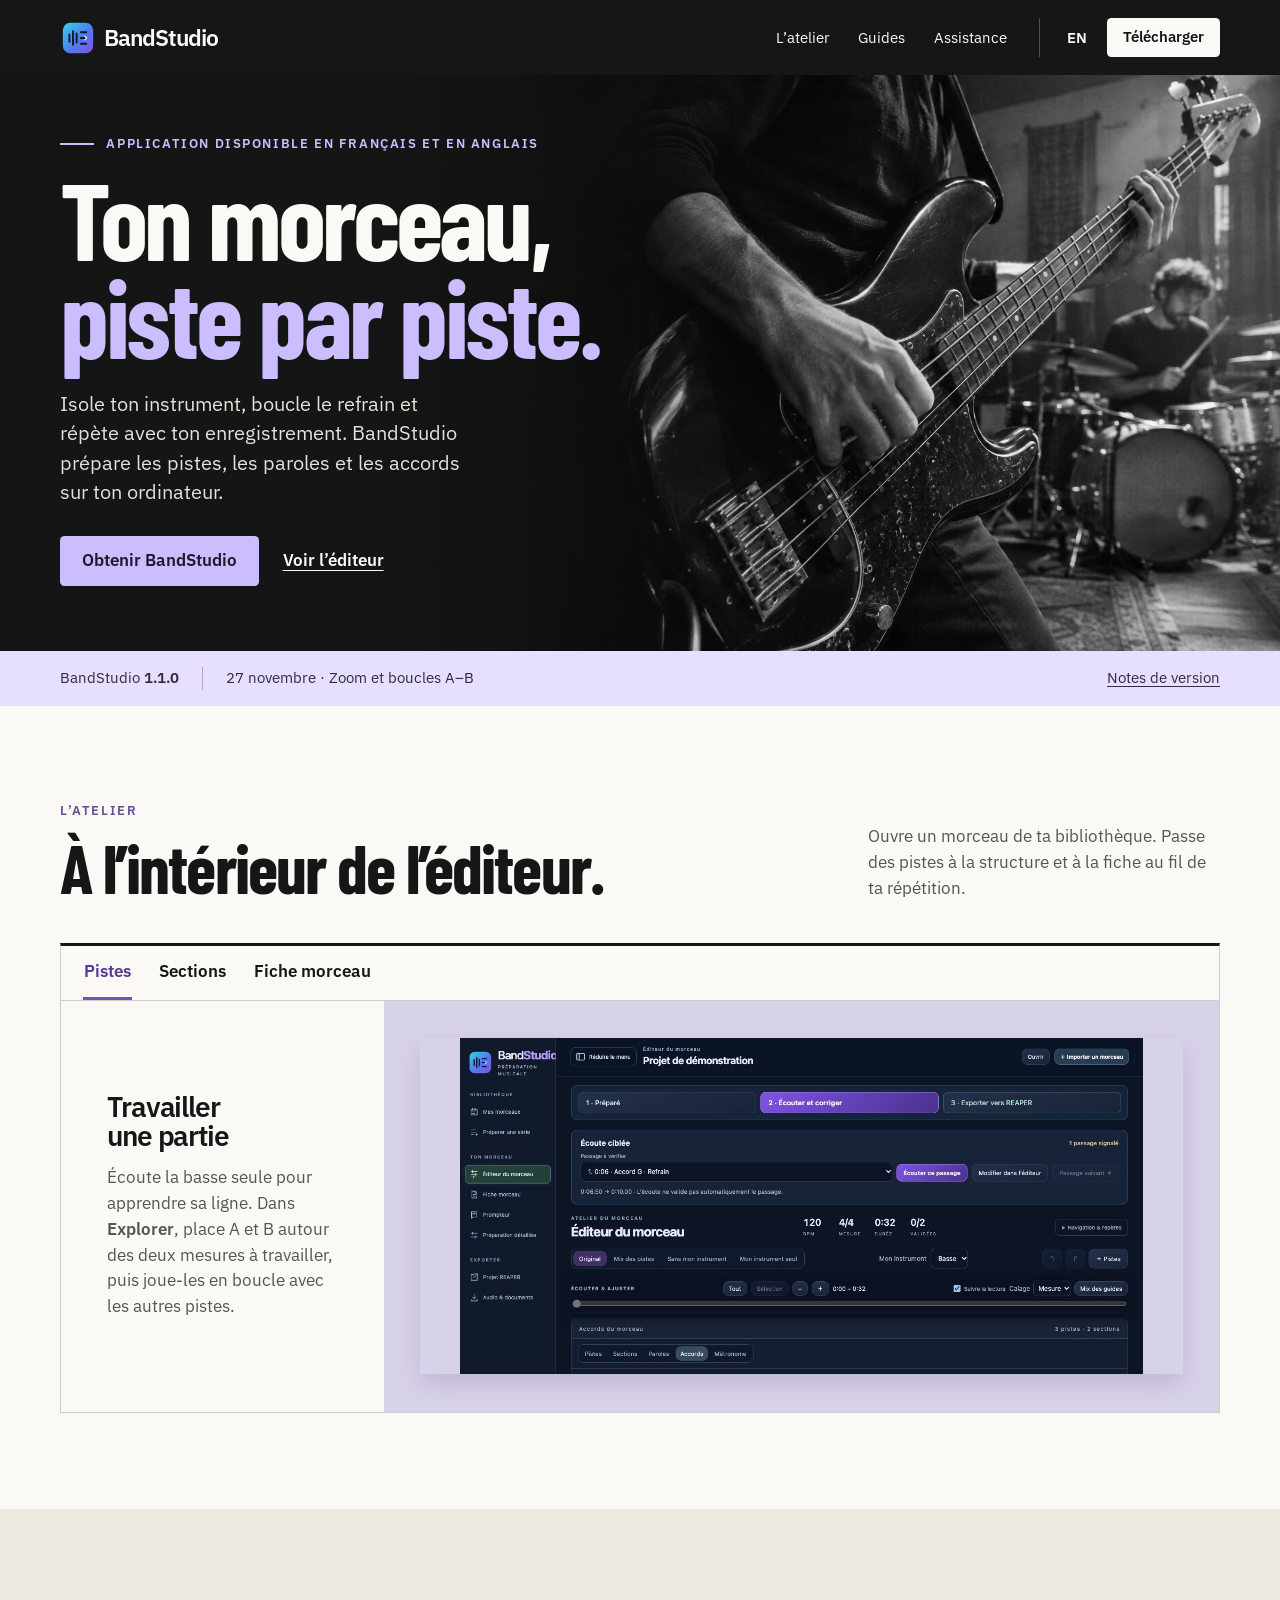
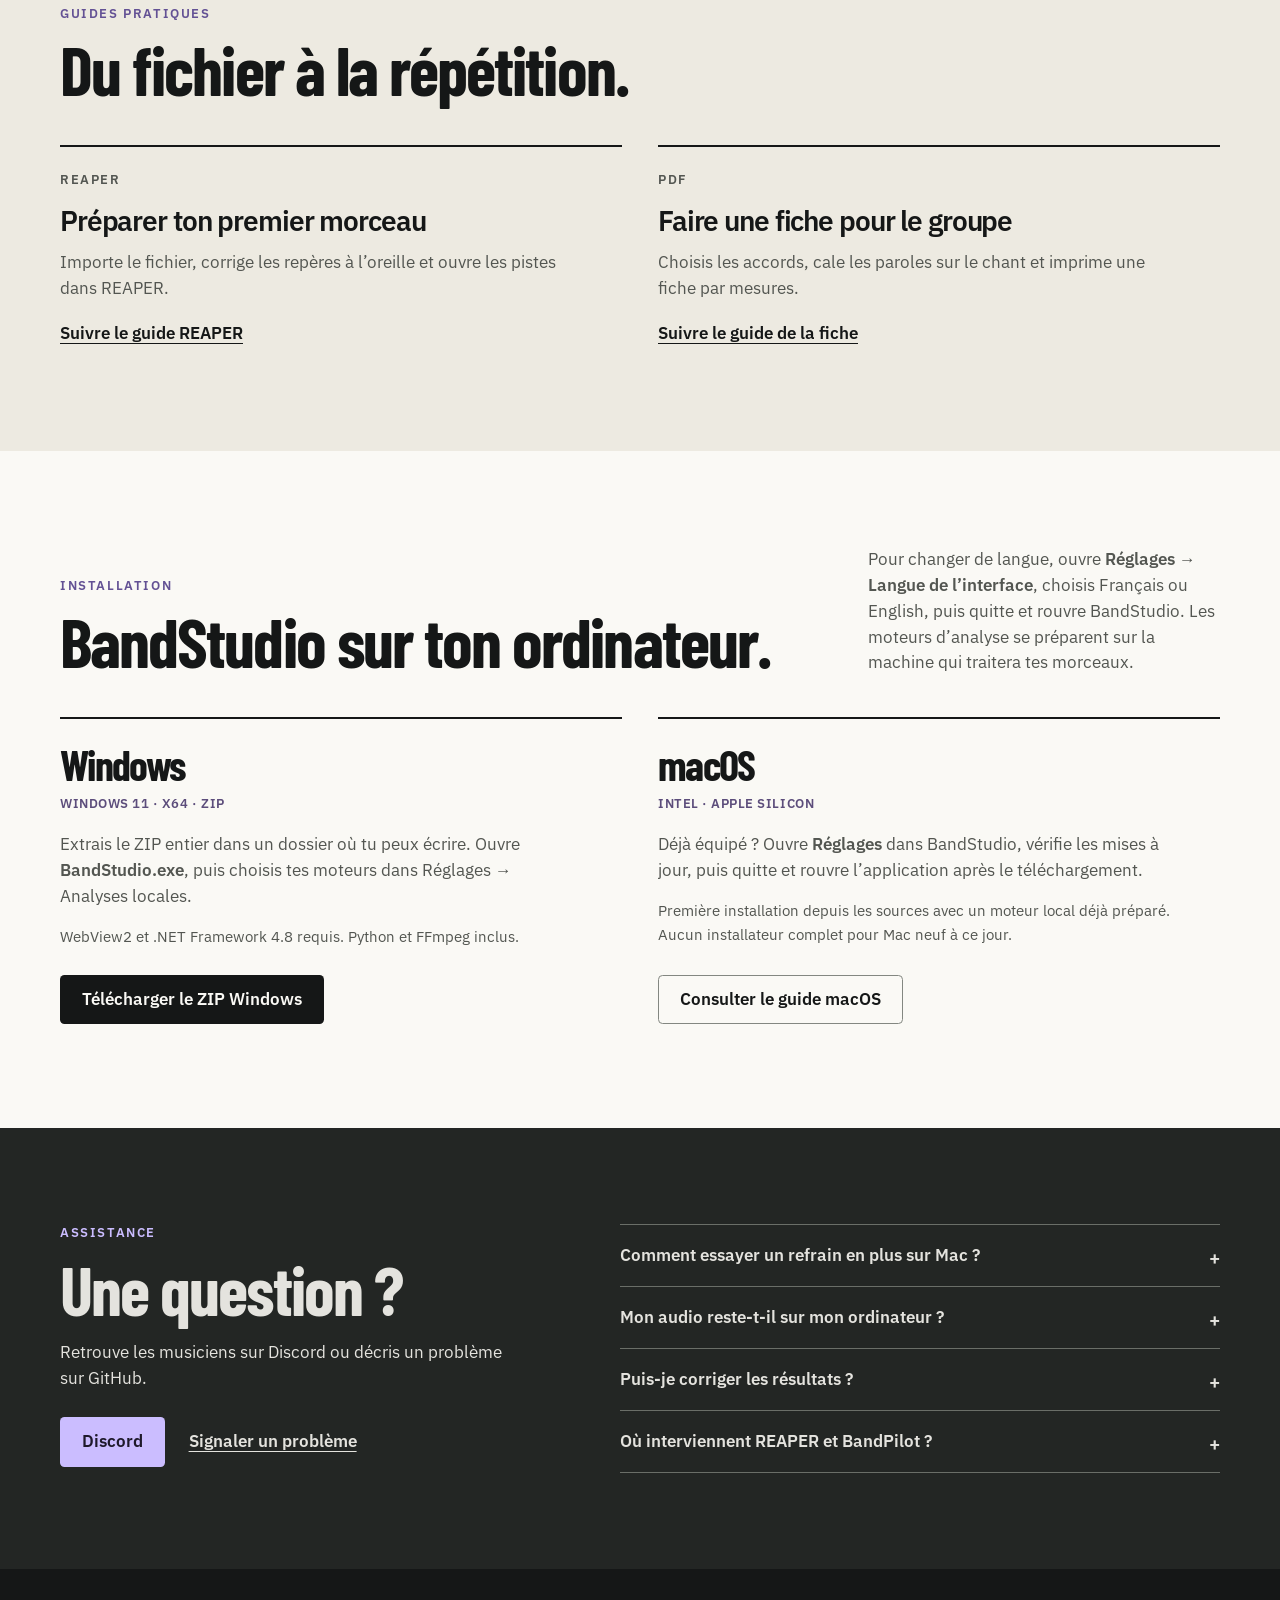
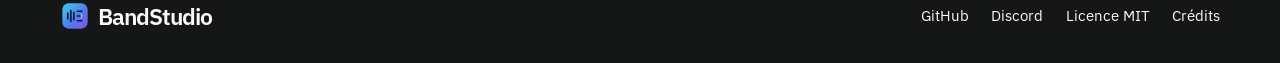
<file: site/index.html>
<!doctype html>
<html lang="fr">
<head>
<meta charset="utf-8">
<meta name="viewport" content="width=device-width, initial-scale=1">
<meta name="theme-color" content="#151717">
<title>BandStudio · Préparer un morceau pour la répétition</title>
<meta name="description" content="Isole ton instrument, explore le morceau pendant la lecture et répète un passage en boucle A–B. Exporte les pistes vers REAPER ou imprime ta grille d’accords.">
<link rel="canonical" href="https://herve8940.github.io/BandStudio/">
<link rel="alternate" hreflang="fr" href="https://herve8940.github.io/BandStudio/">
<link rel="alternate" hreflang="en" href="https://herve8940.github.io/BandStudio/en.html">
<link rel="alternate" hreflang="x-default" href="https://herve8940.github.io/BandStudio/">
<link rel="sitemap" type="application/xml" href="sitemap.xml">
<meta property="og:type" content="website"><meta property="og:site_name" content="BandStudio">
<meta property="og:locale" content="fr_FR"><meta property="og:url" content="https://herve8940.github.io/BandStudio/">
<meta property="og:title" content="BandStudio · Préparer un morceau pour la répétition"><meta property="og:description" content="Isole ton instrument, explore le morceau pendant la lecture et répète un passage en boucle A–B. Exporte les pistes vers REAPER ou imprime ta grille d’accords.">
<meta property="og:image" content="https://herve8940.github.io/BandStudio/assets/social.jpg"><meta property="og:image:alt" content="Accueil de BandStudio avec une scène de répétition illustrée"><meta name="twitter:card" content="summary_large_image">
<link rel="icon" href="assets/icon.svg" type="image/svg+xml">
<link rel="preload" href="assets/fonts/barlow-condensed-latin-700-normal.woff2" as="font" type="font/woff2" crossorigin>
<link rel="stylesheet" href="style.css">
<script src="site.js" defer></script>
<script type="application/ld+json">{"@context": "https://schema.org", "@type": "SoftwareApplication", "name": "BandStudio", "url": "https://herve8940.github.io/BandStudio/", "operatingSystem": "Windows, macOS", "applicationCategory": "MultimediaApplication", "description": "Isole ton instrument, explore le morceau pendant la lecture et répète un passage en boucle A–B. Exporte les pistes vers REAPER ou imprime ta grille d’accords.", "softwareVersion": "1.1.0", "license": "https://github.com/herve8940/BandStudio/blob/main/LICENSE", "downloadUrl": "https://herve8940.github.io/BandStudio/#telecharger", "isAccessibleForFree": true}</script>
</head>
<body><a class="skip" href="#contenu">Aller au contenu</a>
<header class="top"><div class="wrap mast">
  <a class="brand" href="./" aria-label="Accueil BandStudio"><img src="assets/icon.svg" alt="" width="36" height="36">BandStudio</a>
  <nav aria-label="Navigation principale"><a href="./#atelier">L’atelier</a><a href="./#guides">Guides</a><a href="./#communaute">Assistance</a></nav>
  <div class="mast-end"><a class="lang" href="en.html" lang="en" hreflang="en" aria-label="Read in English">EN</a><a class="button small" href="./#telecharger">Télécharger</a></div>
</div></header>
<main id="contenu">
  <section class="hero" aria-labelledby="hero-title">
    <div class="hero-photo"><img src="assets/rehearsal.jpg" alt="" fetchpriority="high" width="1500" height="1000"></div>
    <div class="wrap hero-inner"><div class="hero-copy">
      <p class="kicker">Application disponible en français et en anglais</p>
      <h1 id="hero-title">Ton morceau,<br><em>piste par piste.</em></h1>
      <p class="hero-lead">Isole ton instrument, boucle le refrain et répète avec ton enregistrement. BandStudio prépare les pistes, les paroles et les accords sur ton ordinateur.</p>
      <div class="actions"><a class="button main" href="#telecharger">Obtenir BandStudio</a><a class="under" href="#atelier">Voir l’éditeur</a></div>
    </div></div>
  </section>
  <div class="edition" id="nouveautes"><div class="wrap edition-inner"><span>BandStudio <b>1.1.0</b></span><span>27 novembre · Zoom et boucles A–B</span><a href="https://github.com/herve8940/BandStudio/blob/main/docs/RELEASE_2026-11-27.md">Notes de version</a></div></div>
  <section id="atelier" class="wrap section workspace">
    <div class="section-intro"><div><p class="kicker">L’atelier</p><h2>À l’intérieur de l’éditeur.</h2></div><p>Ouvre un morceau de ta bibliothèque. Passe des pistes à la structure et à la fiche au fil de ta répétition.</p></div>
    <div class="viewer"><nav class="view-switch" aria-label="Vues de l’éditeur"><a href="#view-0" data-view="0">Pistes</a><a href="#view-1" data-view="1">Sections</a><a href="#view-2" data-view="2">Fiche morceau</a></nav>
      <article id="view-0" class="work-view" data-panel="0">
        <div class="view-copy"><h3>Travailler une partie</h3><p>Écoute la basse seule pour apprendre sa ligne. Dans <strong>Explorer</strong>, place A et B autour des deux mesures à travailler, puis joue-les en boucle avec les autres pistes.</p></div>
        <figure class="release-preview"><a href="assets/editor-review.jpg" aria-label="Agrandir la capture · Pistes"><img src="assets/editor-review.jpg" alt="Éditeur de BandStudio avec les pistes et les passages à réécouter" loading="lazy"></a></figure>
      </article>
<article id="view-1" class="work-view" data-panel="1">
        <div class="view-copy"><h3>Reprendre au bon endroit</h3><p>Pendant la lecture, zoome et fais glisser le cadre de la vue d’ensemble jusqu’au prochain refrain. <strong>Revenir à la lecture</strong> te ramène au passage que tu entends, avec le même zoom.</p></div>
        <figure class="release-preview"><a href="assets/structure-comparison.png" aria-label="Agrandir la capture · Sections"><img src="assets/structure-comparison.png" alt="Comparaison des sections avant et après préparation" loading="lazy"></a></figure>
      </article>
<article id="view-2" class="work-view" data-panel="2">
        <div class="view-copy"><h3>Lire les accords en jouant</h3><p>Cale les paroles et les accords sur les mesures. Emporte ta grille en répétition grâce à l’export PDF.</p></div>
        <figure class="release-preview"><a href="assets/sheet-pickup.jpg" aria-label="Agrandir la capture · Fiche morceau"><img src="assets/sheet-pickup.jpg" alt="Grille avec une entrée de refrain au quatrième temps" loading="lazy"></a></figure>
      </article>
    </div>
  </section>
  <section id="guides" class="guide-band"><div class="wrap section">
    <div class="section-intro"><div><p class="kicker">Guides pratiques</p><h2>Du fichier à la répétition.</h2></div></div>
    <div class="guide-cards">
      <article><p class="guide-tag">REAPER</p><h3>Préparer ton premier morceau</h3><p>Importe le fichier, corrige les repères à l’oreille et ouvre les pistes dans REAPER.</p><a href="tutoriel.html">Suivre le guide REAPER</a></article>
      <article><p class="guide-tag">PDF</p><h3>Faire une fiche pour le groupe</h3><p>Choisis les accords, cale les paroles sur le chant et imprime une fiche par mesures.</p><a href="fiche-morceau.html">Suivre le guide de la fiche</a></article>
    </div>
  </div></section>
  <section id="telecharger" class="wrap section downloads">
    <div class="section-intro"><div><p class="kicker">Installation</p><h2>BandStudio sur ton ordinateur.</h2></div><p>Pour changer de langue, ouvre <strong>Réglages → Langue de l’interface</strong>, choisis Français ou English, puis quitte et rouvre BandStudio. Les moteurs d’analyse se préparent sur la machine qui traitera tes morceaux.</p></div>
    <div class="platforms"><article><h3>Windows</h3><p class="spec">Windows 11 · x64 · ZIP</p>
      <p>Extrais le ZIP entier dans un dossier où tu peux écrire. Ouvre <strong>BandStudio.exe</strong>, puis choisis tes moteurs dans Réglages → Analyses locales.</p>
      <p class="fine">WebView2 et .NET Framework 4.8 requis. Python et FFmpeg inclus.</p>
      <a class="button dark" href="https://github.com/herve8940/BandStudio/releases/latest/download/BandStudio-1.1.0-Windows-x64.zip">Télécharger le ZIP Windows</a></article>
    <article><h3>macOS</h3><p class="spec">Intel · Apple Silicon</p><p>Déjà équipé ? Ouvre <strong>Réglages</strong> dans BandStudio, vérifie les mises à jour, puis quitte et rouvre l’application après le téléchargement.</p><p class="fine">Première installation depuis les sources avec un moteur local déjà préparé. Aucun installateur complet pour Mac neuf à ce jour.</p><a class="button outline" href="https://github.com/herve8940/BandStudio/blob/main/docs/BANDSTUDIO.md#macos">Consulter le guide macOS</a></article></div>
  </section>
  <section id="communaute" class="more"><div class="wrap section support-grid"><div><p class="kicker">Assistance</p><h2>Une question ?</h2><p>Retrouve les musiciens sur Discord ou décris un problème sur GitHub.</p><div class="actions"><a class="button main" href="https://discord.gg/5UnQPdMUpR">Discord</a><a class="under" href="https://github.com/herve8940/BandStudio/issues/new/choose">Signaler un problème</a></div></div>
    <div class="faq"><details><summary>Comment essayer un refrain en plus sur Mac ?</summary><p>Dans <strong>Explorer</strong>, marque le début et la fin du refrain avec A et B. Choisis <strong>Répéter A–B</strong>, écoute la jonction, puis crée une variante. Tu retrouveras les deux versions dans ta bibliothèque.</p></details>
    <details><summary>Mon audio reste-t-il sur mon ordinateur ?</summary><p>Les analyses traitent ton enregistrement localement. Les recherches de paroles, d’accords et de pochettes utilisent le titre et l’artiste sur Internet.</p></details>
    <details><summary>Puis-je corriger les résultats ?</summary><p>Oui. Réécoute les passages signalés, déplace un repère, corrige un accord ou recale les paroles dans l’éditeur avant de partager ta fiche.</p></details>
    <details id="groupe"><summary>Où interviennent REAPER et BandPilot ?</summary><p>BandStudio prépare les morceaux. REAPER ouvre le projet audio exporté. Pour les balances et les retours de scène, le projet compagnon est <a href="https://herve8940.github.io/BandPilot/">BandPilot</a>.</p></details></div>
  </div></section>
</main><footer><div class="wrap foot"><a class="brand" href="./"><img src="assets/icon.svg" alt="" width="30" height="30">BandStudio</a>
    <nav aria-label="Pied de page"><a href="https://github.com/herve8940/BandStudio">GitHub</a><a href="https://discord.gg/5UnQPdMUpR">Discord</a><a href="https://github.com/herve8940/BandStudio/blob/main/LICENSE">Licence MIT</a><a href="https://github.com/herve8940/BandStudio/blob/main/THIRD_PARTY_NOTICES.md">Crédits</a></nav></div></footer></body></html>
</file>
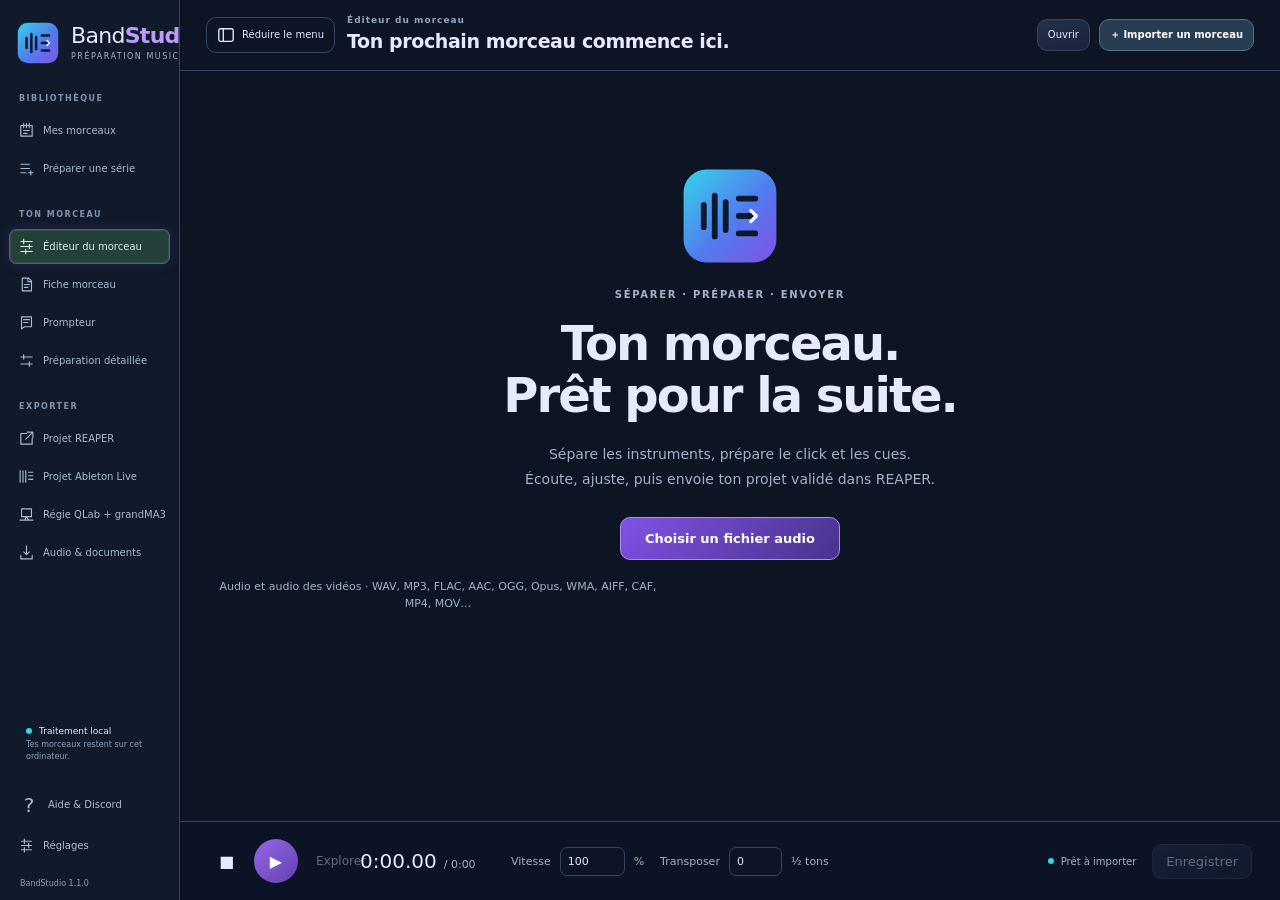
<file: desktop/studio/web/index.html>
<!doctype html>
<html lang="fr"><head><meta charset="utf-8"><meta name="viewport" content="width=device-width,initial-scale=1">
<meta http-equiv="Content-Security-Policy" content="default-src 'none'; script-src 'self'; style-src 'self'; img-src 'self' data:; connect-src 'none'">
<title>BandStudio</title><link rel="stylesheet" href="studio.css"><link rel="stylesheet" href="preparation.css"><link rel="stylesheet" href="batch.css"><link rel="stylesheet" href="progress.css"><script src="english.js" defer></script><script src="language.js" defer></script><script src="diagnostics.js" defer></script><script src="studio.js" defer></script><script src="advanced.js" defer></script><script src="preparation.js" defer></script><script src="artwork.js" defer></script><script src="batch.js" defer></script><script src="support.js" defer></script><link rel="stylesheet" href="support.css"><link rel="stylesheet" href="manual-editor.css"><script src="manual-editor.js" defer></script><link rel="stylesheet" href="song-sheet.css"><script src="song-sheet.js" defer></script><script src="progress.js" defer></script><script src="chord-sources.js" defer></script><link rel="stylesheet" href="workspace.css"><script src="section-style.js" defer></script><script src="workspace.js" defer></script><link rel="stylesheet" href="structure-review.css"><link rel="stylesheet" href="structure-compare.css"><script src="structure-compare.js" defer></script><script src="structure-review.js" defer></script><link rel="stylesheet" href="experience.css"><script src="experience.js" defer></script><script src="review-passages.js" defer></script><script src="show-export.js" defer></script><link rel="stylesheet" href="show-export.css"><link rel="stylesheet" href="explorer.css"><script src="explorer.js" defer></script></head>
<body>
<aside class="rail"><div class="brand"><img src="icon.svg" alt=""><span>Band<strong>Studio</strong><small>PRÉPARATION MUSICALE</small></span></div><span class="nav-label">MON ATELIER</span><button data-view="library" class="nav"><b>♫</b>Mes morceaux</button><button data-view="prepare" class="nav"><b>✧</b>Séparer & analyser</button><button data-view="studio" class="nav active"><b>▥</b>Pistes & structure</button><button data-view="guides" class="nav"><b>◴</b>Click & cues</button><button data-view="prompter" class="nav"><b>▤</b>Paroles & accords</button><button data-view="live" class="nav">Ableton Live</button><button data-view="regie" class="nav">QLab + grandMA3</button><button data-view="tools" class="nav"><b>↗</b>Exports audio</button><div class="nav-divider"></div><button data-view="delivery" class="nav delivery-nav"><b>✓</b>Valider & envoyer</button><div class="spacer"></div><div class="rail-note"><span class="dot"></span>Traitement local<small>Tes morceaux restent sur cet ordinateur.</small></div><button data-support class="nav"><b>?</b>Aide & Discord</button><button data-view="settings" class="nav"><b>⚙</b>Réglages</button><span class="version">BandStudio 1.1.0</span></aside>
<div class="app"><header><div><div class="eyebrow">ATELIER DE PRÉPARATION <span class="dot"></span> POUR REAPER</div><h1 id="title">Ton prochain morceau commence ici.</h1></div><div class="header-actions"><button data-action="open">Ouvrir</button><button data-action="import" class="primary">＋ Importer un morceau</button></div></header>
<div id="notice" role="status" hidden></div><div id="job" hidden><span class="spinner"></span><div><strong id="jobName"></strong><small id="jobDetail">Chargement…</small></div><button data-action="cancel">Annuler</button></div>
<nav class="workflow" aria-label="Étapes de préparation"><button data-action="import"><span>1</span>Importer</button><i>›</i><button data-view="prepare"><span>2</span>Séparer</button><i>›</i><button data-view="studio"><span>3</span>Préparer</button><i>›</i><button data-view="delivery"><span>4</span>Valider & envoyer</button><strong id="preparationBadge">Aucun morceau ouvert</strong></nav><main>
<section id="view-studio" class="view">
<div id="empty" class="empty"><div class="empty-mark"><img src="icon.svg" alt=""></div><div class="eyebrow">SÉPARER · PRÉPARER · ENVOYER</div><h2>Ton morceau.<br>Prêt pour la suite.</h2><p>Sépare les instruments, prépare le click et les cues.<br>Écoute, ajuste, puis envoie ton projet validé dans REAPER.</p><button class="primary" data-action="import">Choisir un fichier audio</button><small>Audio et audio des vidéos · WAV, MP3, FLAC, AAC, OGG, Opus, WMA, AIFF, CAF, MP4, MOV…</small></div>
<div id="workspace" hidden>
<div class="toolbar"><div class="segmented" id="listen"><button data-mode="original">Original</button><button data-mode="mix">Mix des pistes</button><button data-mode="minus:drums" id="minusInstrument">Sans mon instrument</button><button data-mode="solo:drums" id="soloInstrument">Mon instrument seul</button></div><label class="instrument-choice">Mon instrument<select id="practiceInstrument" aria-label="Mon instrument"></select></label><div><button data-action="undo" id="undo" title="Annuler la dernière modification">↶</button><button data-action="redo" id="redo" title="Rétablir">↷</button><button data-action="addTracks">＋ Pistes</button><button data-action="export">Exporter le mix</button><button data-view="delivery" class="primary">Valider & envoyer →</button></div></div>
<div class="workspace-grid"><div class="arrangement"><div class="arrangement-top"><span>PISTES & STRUCTURE</span><span id="trackCount"></span></div><div class="timeline-head"><div class="track-label">STRUCTURE <button id="newSection" title="Créer une section">＋</button></div><div class="timeline" id="sections"></div></div><div class="timeline-head cues-line"><div class="track-label">REPÈRES <button id="newCue" title="Ajouter un repère à la position actuelle">＋</button></div><div class="timeline" id="cues"></div></div><div class="timeline-head ruler"><div class="track-label">TEMPS</div><div class="timeline" id="ruler"></div></div><div id="tracks"></div></div>
<aside class="inspector"><div class="eyebrow">VÉRIFIER UN PASSAGE</div><h2 id="selectionName">Le morceau entier</h2><p id="selectionInfo">Clique sur une section ou définis une plage.</p><div class="range-inputs"><label>Début (s)<input id="loopStart" type="number" min="0" step="0.01" value="0"></label><label>Fin (s)<input id="loopEnd" type="number" min="0" step="0.01" value="0"></label></div><button id="loopToggle" class="wide">↻ Boucler ce passage</button><button id="editSection" class="wide" hidden>Modifier la section</button><div class="range-inputs"><button id="splitSection">Scinder ici</button><button id="mergeSection">Fusionner →</button></div><button data-view="guides" class="wide">◴ Appels & décomptes</button><div class="divider"></div><div class="eyebrow">TES REPÈRES</div><div id="cueList" class="cue-list"></div><button id="addCue" class="wide">＋ Ajouter un repère</button><div class="divider"></div><label class="notes-label">Notes de préparation<textarea id="notes" placeholder="Placement, groove, passage à revoir…"></textarea></label><button id="saveNotes" class="wide">Enregistrer mes notes</button></aside></div>
</div></section>
<section id="view-library" class="view" hidden><div class="page-heading"><div class="eyebrow">TA BIBLIOTHÈQUE LOCALE</div><h2>Les morceaux</h2><p>Chaque projet conserve ses pistes, ses sections, ses repères et ses réglages de préparation.</p></div><div id="library" class="song-list"></div><div class="library-actions"><button data-action="open">Ouvrir un autre projet…</button><button id="restoreProject" disabled>Restaurer le dernier morceau supprimé</button></div><div class="setlist-panel"><div class="annotation-toolbar"><select id="setlistChoice"><option value="">Choisir une setlist</option></select><input id="setlistName" maxlength="120" placeholder="Nom de la setlist"><button id="saveSetlist">Enregistrer la setlist</button><button id="newSetlist">＋ Nouvelle</button></div><div id="setlistSongs"></div></div></section>
<section id="view-prepare" class="view" hidden><div class="page-heading"><div class="eyebrow">COMPRENDRE LE MORCEAU</div><h2>Séparer & analyser</h2><p>Les calculs tournent sur ce Mac. Tu peux continuer à écouter pendant l’analyse.</p></div><div class="cards preparation"><article><span class="step">01</span><h3>Séparer les instruments</h3><p>Retrouve la batterie, la basse, le chant et l’accompagnement sur des pistes indépendantes.</p><label>Profil<select id="model"><option value="htdemucs" selected>4 pistes · standard (recommandé)</option><option value="htdemucs_ft">4 pistes · affiné (beaucoup plus long)</option><option value="htdemucs_6s">6 pistes · ajoute guitare et piano (expérimental)</option></select></label><small>Chant, batterie, basse et autres instruments. Le profil affiné effectue 4 passages en mode Équilibré : le calcul est beaucoup plus long, surtout sur processeur.</small><label>Calcul<select id="separationQuality"><option value="standard">Équilibré · recommandé</option><option value="careful">Approfondi · nettement plus long</option><option value="fast">Rapide · qualité potentiellement réduite</option></select></label><button class="primary" data-analysis="separate">Séparer les pistes</button><small>Les modèles sont déjà installés. La qualité dépend de l’enregistrement. Le calcul peut être long sur ce Mac.</small></article><article><span class="step">02</span><h3>Trouver les temps</h3><p>Détecte le tempo et les pulsations du morceau pour t’aider à repérer son rythme.</p><div class="metric"><span id="bpmValue">—</span><small id="bpmKind">BPM estimés</small></div><p id="tempoDetail"></p><p id="tempoStatus" role="status"></p><div class="annotation-toolbar"><button id="editTempo">Corriger le tempo</button><button id="unlockTempo" hidden>Déverrouiller le calage</button></div><button data-studio-task="smartgrid" class="primary">Détecter les temps et mesures</button><button data-analysis="grid">Détection simple des pulsations</button><small>Chaque clic recalcule les temps. Les mesures restent à vérifier ; décoche « Protéger le calage » dans Éditeur → Métronome pour remplacer un calage protégé.</small></article><article><span class="step">03</span><h3>Comprendre la structure</h3><p>Propose les introductions, couplets, refrains, ponts et passages instrumentaux.</p><div class="feature-note">Les breaks courts restent visibles.<br>Tes sections manuelles sont préservées.</div><button data-analysis="structure">Analyser la structure</button><small>SongFormer · propositions à vérifier à l’écoute. Les traitements sont effectués l’un après l’autre.</small></article></div><div class="cards preparation"><article><span class="step">04</span><h3>Paroles synchronisées</h3><p>Transcription locale du chant. Le texte et les horaires se corrigent dans l’éditeur du morceau.</p><label>Langue<select id="lyricsLanguage"><option value="auto">Détection automatique</option><option value="fr">Français</option><option value="en">Anglais</option></select></label><button data-analysis="lyrics">Transcrire les paroles</button><small>Whisper · la piste de chant séparée est utilisée si elle existe.</small></article><article><span class="step">05</span><h3>Accords sur Internet</h3><p>Retrouve une grille publiée, puis cale ses accords sur les temps et contretemps du morceau.</p><button data-analysis="chords">Rechercher une grille Internet</button><small>Recherche automatique sur 5 catalogues et recherches ciblées vers 13 sources. Seuls le titre et l’artiste sont recherchés ; ton audio reste sur ce Mac. Version, capo et calage restent à vérifier.</small><div id="chordReferencePrepare"></div></article><article><span class="step">06</span><h3>Comprendre la batterie</h3><p>Repère grosse caisse, caisse claire, toms, charleston et cymbales. Visualise le rythme et exporte-le en MIDI.</p><button data-analysis="drumsep" class="primary">Séparer les éléments de batterie</button><p>Grosse caisse, caisse claire, toms et cymbales/charleston sur 4 pistes. La batterie complète reste une référence : utilise son Solo pour la comparer.</p><button data-analysis="drums">Transcrire la batterie en MIDI</button><small>Sépare la piste batterie avant l’analyse. ADTOF fournit une proposition, pas une partition garantie.</small></article></div><div class="cards preparation"><article><h3>Chant principal et chœurs</h3><p>Sépare d’abord les instruments, puis crée deux sous-pistes à partir du chant. La piste complète reste disponible pour comparer.</p><button id="splitVocals">Séparer le chant et les chœurs</button><small>Sous Windows : installe « Chant principal et chœurs » dans Réglages → Analyses locales. UVR Karaoke 2 · calcul local. Les voix peuvent se mélanger selon l’enregistrement.</small></article><article><h3>Guitares</h3><p>Choisis le profil « 6 pistes » pour obtenir une piste Guitare, puis écoute-la en Solo ou exporte-la vers REAPER.</p><small>Solo et rythmique restent réunis dans cette piste. Tu peux découper leurs passages dans REAPER ; lorsqu’ils jouent ensemble, ce modèle ne les sépare pas.</small></article></div><div class="callout"><strong>Une section et un repère ont chacun leur place.</strong><p>La section décrit un passage entier. Le repère indique un instant précis : fill, arrêt, reprise ou consigne. Tu peux ajouter les deux dans l’atelier.</p><button data-action="exportCues">Exporter les sections et repères</button></div></section>
<section id="view-guides" class="view" hidden><div class="page-heading"><div class="eyebrow">TES REPÈRES DANS LES OREILLES</div><h2>Click & cues</h2><p>Les réglages sont enregistrés dans ce morceau. Les guides gardent leur voix lorsque tu transposes la musique.</p></div><div class="callout"><strong>Calage des mesures</strong><p id="rhythmStatus"></p><p id="guideTempoDetail"></p><label class="checkbox"><input id="lockGrid" type="checkbox">Protéger le calage contre une nouvelle analyse</label><div class="annotation-toolbar"><button data-studio-task="smartgrid">Détecter les temps et mesures</button><button id="markDownbeat">Placer le « 1 » à la tête de lecture</button><button id="tapTempo">Taper le tempo</button><span id="tapResult"></span></div><small>La détection propose le premier temps lorsque les mesures sont régulières. Vérifie à l’écoute ; les changements de signature restent à régler manuellement.</small></div><form id="guideForm"><div id="guideFields" class="cards settings-grid"></div><div class="sticky-actions"><span id="guideStatus"></span><button type="button" data-action="guides">Actualiser les guides</button><button type="submit" class="primary">Appliquer au morceau</button><button type="button" data-action="saveDefaults">Utiliser pour les futurs imports</button></div></form></section>
<section id="view-prompter" class="view" hidden><div class="page-heading"><div class="eyebrow">RESTER DANS LE MORCEAU</div><h2>Paroles & accords</h2></div><div class="annotation-toolbar"><label>Tonalité d’origine<select id="songKey"></select></label><button data-studio-task="key">Détecter la tonalité</button><label>Capo<input id="capo" type="number" min="0" max="12" step="1" value="0"></label><small>Le capo change les accords affichés, sans modifier le son.</small></div><div class="stage"><p id="stageKey"></p><div class="stage-meta"><span id="stageBeat">—</span><span id="stageBPM">— BPM</span><span id="stageCount"></span></div><div class="eyebrow">MAINTENANT</div><h2 id="stageSection">Prêt à jouer</h2><div id="stageChord" class="stage-chord">—</div><p id="stageLyric" class="stage-lyric"></p><p id="stageNextLyric"></p><div id="stageNext" class="stage-next"></div><div id="drumGrid" class="drum-grid"></div></div><article id="chordReferencePrompter"></article><div class="annotation-toolbar"><select id="annotationKind"><option value="lyrics">Paroles synchronisées</option><option value="chords">Accords</option></select><button id="addAnnotation">＋ Ajouter une entrée</button><button data-action="midi">Exporter la batterie en MIDI</button><button data-action="showExport">Afficher l’export</button></div><div id="annotations" class="annotation-list"></div></section>
<section id="view-tools" class="view" hidden><div class="page-heading"><div class="eyebrow">CONSERVER · PARTAGER</div><h2>Exports complémentaires</h2><p>Traitements locaux. Les exports conservent les fichiers originaux de ton projet.</p></div><div class="cards preparation">

<article><h3>Exporter les stems</h3><p>Un fichier par piste, au tempo et à la hauteur d’origine. Les noms, niveaux, panoramiques et départs sont joints dans pistes.json.</p><label>Format<select id="stemFormat"><option value="wav">WAV · 24 bits</option><option value="flac">FLAC · sans perte</option><option value="mp3">MP3 · 320 kbit/s</option><option value="m4a">AAC / M4A · 256 kbit/s</option></select></label><button id="exportStems">Exporter les pistes séparées</button></article>
<article><h3>Paroles LRC / SRT</h3><p>Importe ou partage tes paroles synchronisées. Les horaires de chaque mot se corrigent dans le prompteur.</p><input id="lyricsFile" type="file" accept=".lrc,.srt" hidden><label class="checkbox"><input id="replaceLyrics" type="checkbox">Remplacer les lignes existantes à l’import</label><button id="importLyrics">Importer des paroles</button><button id="correctLyrics">Corriger avec Internet et recaler</button><button id="manualLyrics">Recaler les paroles à la main</button><p id="lyricsReferenceStatus" role="status">Recherche gratuite sans compte. Seuls le titre et l’artiste sont envoyés ; le recalage du chant reste local.</p><p id="lyricsImportStatus"></p><label>Format d’export<select id="lyricFormat"><option value="srt">SRT · début et fin des lignes</option><option value="lrc">LRC · début des lignes</option></select></label><button id="exportLyrics">Exporter les paroles</button></article>
<article><h3>Fiche de répétition PDF</h3><p>Structure, repères, accords, paroles et notes dans une fiche imprimable. La transposition et le capo du lecteur sont appliqués aux accords.</p><button id="exportSheet">Créer la fiche PDF</button></article><article><h3>Partager un projet complet</h3><p>Crée un ZIP avec les pistes, régions, repères, paroles et réglages. Ton collègue le décompresse puis ouvre le dossier .bandstudio sur son ordinateur.</p><button data-studio-task="portable">Créer le ZIP du projet</button><small>Les fichiers de travail et les caches d’analyse restent sur cet ordinateur.</small></article>

<article><h3>Vérifier les niveaux des pistes</h3><p>Mesure les crêtes, le niveau moyen, la dynamique et les échantillons proches de la saturation sur tes pistes.</p><button data-studio-task="report">Créer le rapport audio</button><small>Rapport lisible et données JSON. Tes fichiers audio restent inchangés.</small></article>
</div><div class="sticky-actions"><button data-action="showExport">Afficher l’export</button></div></section>
<section id="view-support" class="view" hidden>
<div class="page-heading"><div class="eyebrow">LA COMMUNAUTÉ BANDSTUDIO</div><h2>Aide & Discord</h2><p>Une question, une idée ou un problème ? Retrouve les autres musiciens sur le serveur BandStudio.</p></div>
<article class="support-panel"><h3>Entraide & communauté</h3><div class="support-actions"><button data-community="invite" class="primary">Rejoindre Discord</button><button data-community="help">Entraide</button><button data-community="guide">Bien démarrer</button><button data-community="ideas">Proposer une idée</button><button data-community="news">Nouveautés</button></div><p>Première visite ? Rejoins le serveur, puis rouvre le salon. Un compte Discord est nécessaire. Le serveur BandStudio est indépendant de BandPilot.</p></article>
<article class="support-panel"><h3>Signaler un bug</h3><p>Décris ce qui s’est passé. Relis l’aperçu, copie le rapport, puis colle-le et envoie-le dans <strong>#rapports-de-bugs</strong>.</p>
<label>Résumé du problème<input id="supportSummary" type="text" maxlength="300" placeholder="Ex. La séparation s’arrête avant la fin"></label>
<label>Étapes et résultat obtenu<textarea id="supportSteps" maxlength="1800" placeholder="1. J’importe un morceau…&#10;2. Je lance…&#10;Le message affiché est…"></textarea></label>
<label>Résultat attendu (facultatif)<textarea id="supportExpected" maxlength="600" placeholder="Ce qui aurait dû se passer"></textarea></label>
<label class="checkbox"><input type="checkbox" id="supportIncludeDebug">Ajouter le diagnostic compact</label>
<small>Version, système et derniers événements techniques uniquement. Aucun audio, projet, parole, nom de morceau ni journal brut n’est ajouté. Vérifie aussi les informations que tu saisis.</small>
<label>Aperçu du message à partager<textarea id="supportPreview" readonly aria-describedby="supportCount"></textarea></label>
<small id="supportCount"></small><p id="supportTooLong" role="alert" hidden>Le message dépasse 2 000 caractères. Raccourcis le texte avant de le copier.</p>
<div class="support-actions"><button id="supportCopy" class="primary" disabled>Copier le rapport et ouvrir Discord</button><button data-community="bugs">Ouvrir le salon des bugs</button><button id="supportRefresh">Actualiser le diagnostic</button></div>
<p id="supportStatus" role="status"></p>
<details><summary>Diagnostic détaillé & suivi GitHub</summary><p>Pour un problème complexe, exporte le diagnostic et vérifie-le avant de joindre le fichier au message Discord ou au ticket GitHub. Le fichier reste sur ton ordinateur jusqu’à ton partage.</p><div class="support-actions"><button data-action="exportDiagnostics">Exporter le diagnostic</button><button data-action="showLogs">Afficher les logs</button><button data-action="reportBug">Ouvrir un ticket GitHub</button></div></details>
</article></section>
<section id="view-settings" class="view" hidden><article class="language-settings"><label for="interfaceLanguage">Langue de l’interface / Interface language</label> <select id="interfaceLanguage" translate="no"><option value="fr">Français</option><option value="en">English</option></select><p id="interfaceLanguageHint"></p></article><div class="cards"><article><h3>Mises à jour</h3><p>Les versions de main sont proposées après les vérifications automatiques. L’installation se fait à la fermeture, pour préserver ta session.</p><label class="checkbox"><input type="checkbox" id="automaticUpdates" checked>Mettre à jour automatiquement</label><button data-action="checkUpdates">Vérifier maintenant</button><small id="updateStatus" role="status">Vérification au démarrage.</small></article><article><h3>Diagnostic & assistance</h3><p>Les erreurs et les commandes sont journalisées localement. Aucun morceau n’est envoyé. Prépare un rapport relu dans Aide & Discord. Les journaux détaillés restent disponibles ici.</p><button data-support class="primary">Aide & Discord</button><button data-action="showLogs">Afficher les logs</button><button data-action="exportDiagnostics">Exporter le diagnostic</button><button data-action="reportBug">Signaler un bug sur GitHub</button></article></div><div class="page-heading"><div class="eyebrow">TON ATELIER LOCAL</div><h2>Réglages</h2><p>Les morceaux et les corrections sont enregistrés automatiquement.</p></div><div class="cards"><article><h3>Sortie audio</h3><p>L’écoute utilise la sortie audio choisie dans les réglages de ton ordinateur.</p><button data-action="audioSettings">Ouvrir les réglages Son</button></article><article><h3>Mes fichiers</h3><p>Chaque morceau possède son dossier avec les sources, les stems et les exports REAPER. Les originaux sont conservés.</p><button data-action="reveal">Afficher le dossier du morceau</button></article><article><h3>BandStudio 1.1.0</h3><p>Un atelier pour préparer les morceaux et les transmettre à REAPER après validation. Séparation, structure, click, annonces, paroles et accords.</p><button data-view="delivery">Valider & envoyer →</button></article></div></section>
<section id="view-live" class="view" hidden></section>
<section id="view-regie" class="view" hidden></section>
<section id="view-delivery" class="view" hidden>
<div class="page-heading"><div class="eyebrow">LA DERNIÈRE ÉCOUTE</div><h2>Prêt pour REAPER.</h2><p>Vérifie la préparation, valide ton morceau, puis continue dans REAPER.</p></div>
<div class="delivery-layout"><article class="delivery-summary"><div class="eyebrow">LE PROJET À TRANSMETTRE</div><h3 id="deliveryName">Aucun morceau ouvert</h3><div id="deliveryMetrics" class="delivery-metrics"></div><div id="deliveryTracks" class="delivery-tracks"></div><p id="deliveryOptions"></p><div class="callout"><strong>Un dossier complet, prêt à ouvrir.</strong><p>Pistes indépendantes, médias audio, tempo, régions, repères et guides. La vitesse et la transposition choisies sont appliquées. Tes sources restent disponibles dans BandStudio.</p></div></article>
<article class="delivery-review"><span id="deliveryStatus" class="status-pill">À préparer</span><h3>Valider la préparation</h3><p>Écoute les passages importants et confirme ces trois points.</p><form id="validationForm"><label class="review-check"><input type="checkbox" id="reviewAudio" required><span>J’ai vérifié les pistes et le mix<small>Instruments, volumes, solos et pistes muettes.</small></span></label><label class="review-check"><input type="checkbox" id="reviewGrid" required><span>Le tempo et les sections sont corrects<small>Premier temps, couplets, refrains et repères.</small></span></label><label class="review-check"><input type="checkbox" id="reviewGuides" required><span>Le click et les cues me conviennent<small>Annonces, décomptes et choix de leur export.</small></span></label><button type="submit" class="primary wide" id="validateProject">Valider ce morceau</button></form><p id="validationHint" role="status"></p><div class="divider"></div><button id="sendReaper" class="primary wide">Ouvrir dans REAPER ↗</button><button id="saveReaper" class="wide">Exporter le projet REAPER</button><button data-action="showExport" class="wide">Afficher le dernier export</button><small>Chaque envoi crée un nouveau dossier. Une modification de la préparation demande une nouvelle validation.</small></article></div></section></main>
<footer><div class="transport-buttons"><button data-action="stop" title="Arrêter et revenir au début">■</button><button type="button" data-action="play" id="play" class="play" title="Lecture / pause · Espace">▶</button></div><div class="time"><strong id="position">0:00.00</strong><span id="duration">/ 0:00</span></div><label class="speed">Vitesse <input id="rate" type="number" min="50" max="150" step="1" value="100"><span>%</span></label><label class="pitch">Transposer <input id="pitch" type="number" min="-12" max="12" step="1" value="0"><span>½ tons</span></label><div class="spacer"></div><span class="local-status"><span class="dot"></span><span id="countBadge" hidden></span><span id="transportStatus">Prêt à importer</span></span><button data-action="save" title="Enregistrer le projet">Enregistrer</button></footer>
</div>
<dialog id="editor"><form id="editForm"><div class="eyebrow" id="editorType">SECTION</div><h2 id="editorTitle">Créer une section</h2><label>Nom<input id="editName" required maxlength="160" autocomplete="off"></label><div class="range-inputs"><label>Début (s)<input id="editStart" type="number" min="0" step="0.001" required></label><label id="endField">Fin (s)<input id="editEnd" type="number" min="0" step="0.001"></label></div><label>Annonce vocale personnalisée<input id="editCallText" maxlength="240" placeholder="Laisser vide pour annoncer le nom"></label><label class="checkbox"><input id="editAnnounce" type="checkbox" checked>Annoncer ce passage</label><label id="lockField" class="checkbox"><input id="editLock" type="checkbox" checked>Protéger cette section pendant l’analyse</label><div class="dialog-actions"><button type="button" id="deleteItem" class="danger">Supprimer</button><div class="spacer"></div><button type="button" id="closeEditor">Annuler</button><button type="submit" class="primary">Enregistrer</button></div></form></dialog>

<dialog id="annotationEditor"><form id="annotationForm"><h2 id="annotationTitle">Modifier une entrée</h2><label>Texte<textarea id="annotationText" required maxlength="1000"></textarea></label><div class="range-inputs"><label>Début (s)<input id="annotationStart" type="number" min="0" step="0.001" required></label><label>Fin (s)<input id="annotationEnd" type="number" min="0" step="0.001" required></label></div><details id="wordEditor"><summary>Modifier les horaires de chaque mot</summary><p>Début et fin en secondes. Les mots restent dans les limites de la ligne.</p><div class="annotation-toolbar"><button type="button" id="distributeWords">Répartir les mots</button><button type="button" id="clearWords">Retirer les horaires des mots</button></div><div id="wordRows"></div><p id="wordError" role="status"></p></details><div class="dialog-actions"><button type="button" id="deleteAnnotation" class="danger">Supprimer</button><div class="spacer"></div><button type="button" data-close="annotationEditor">Annuler</button><button type="submit" class="primary">Enregistrer</button></div></form></dialog>
<dialog id="trackEditor"><form id="trackForm"><h2>Modifier la piste</h2><label>Nom<input id="trackName" required maxlength="120"></label><label>Instrument<select id="trackRole"><option value="source">Original</option><option value="drums">Batterie</option><option value="drum_kick">Grosse caisse</option><option value="drum_snare">Caisse claire</option><option value="drum_toms">Toms</option><option value="drum_cymbals">Cymbales / charleston</option><option value="bass">Basse</option><option value="vocals">Chant</option><option value="guitar">Guitare</option><option value="piano">Piano</option><option value="other">Autres instruments</option><option value="take">Prise</option></select></label><div class="range-inputs"><label>Départ (s)<input id="trackOffset" type="number" min="-120" max="43200" step="0.001" required></label><label>Pan · gauche −1 / droite +1<input id="trackPan" type="number" min="-1" max="1" step="0.05" required></label></div><div class="dialog-actions"><button type="button" id="deleteTrack" class="danger">Retirer la piste</button><div class="spacer"></div><button type="button" data-close="trackEditor">Annuler</button><button type="submit" class="primary">Enregistrer</button></div><small>Retirer une piste conserve son fichier dans le projet.</small></form></dialog>
<dialog id="renameProjectDialog" aria-labelledby="renameProjectTitle"><form id="renameProjectForm"><h2 id="renameProjectTitle">Renommer le morceau</h2><label>Nouveau nom<input id="renameProjectName" required maxlength="200" autocomplete="off"></label><div class="dialog-actions"><button type="button" data-close="renameProjectDialog">Annuler</button><button type="submit" class="primary">Enregistrer</button></div></form></dialog>
<dialog id="deleteProjectDialog"><h2>Supprimer ce morceau ?</h2><p id="deleteProjectName"></p><p>Ce morceau sera retiré de la bibliothèque et conservé dans la corbeille BandStudio. Tu pourras le restaurer depuis Mes morceaux. Les autres morceaux restent inchangés.</p><div class="dialog-actions"><button data-close="deleteProjectDialog">Garder le morceau</button><button id="confirmDeleteProject" class="danger">Déplacer dans la corbeille</button></div></dialog></body></html>
</file>
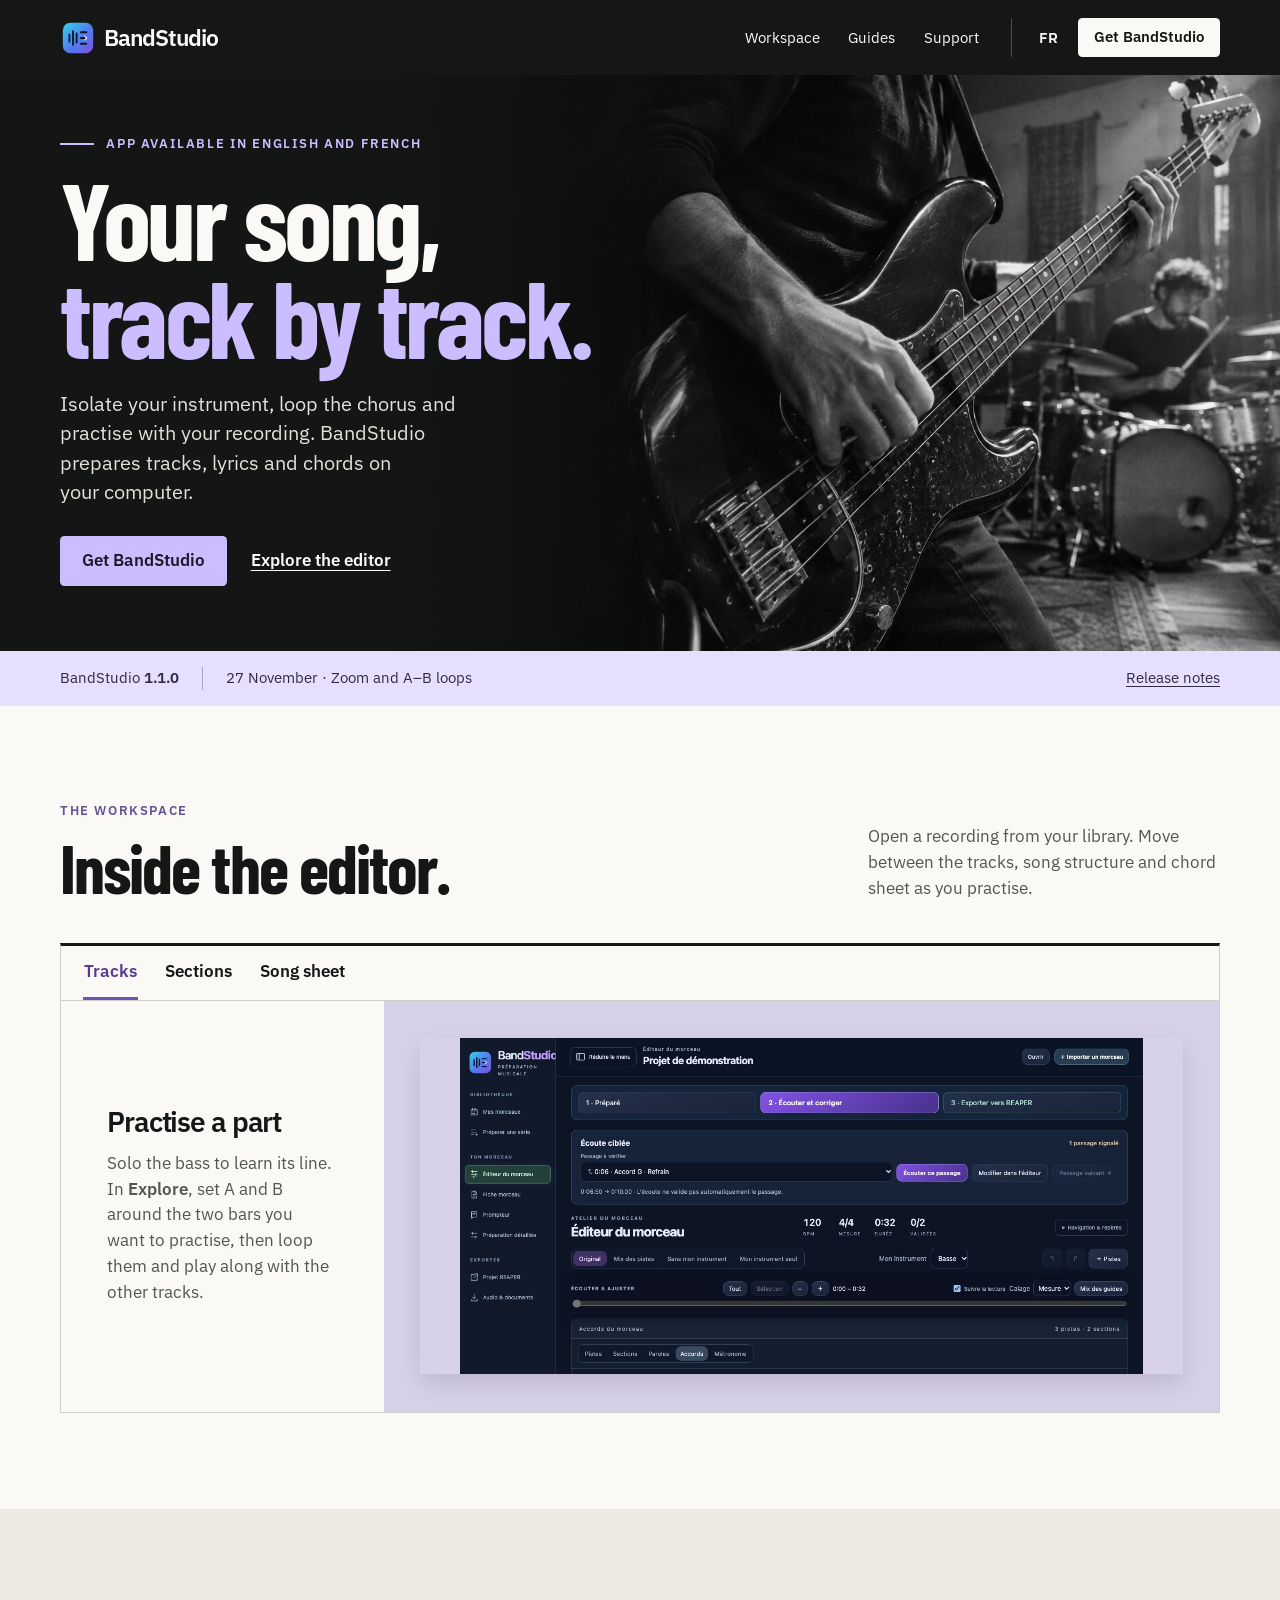
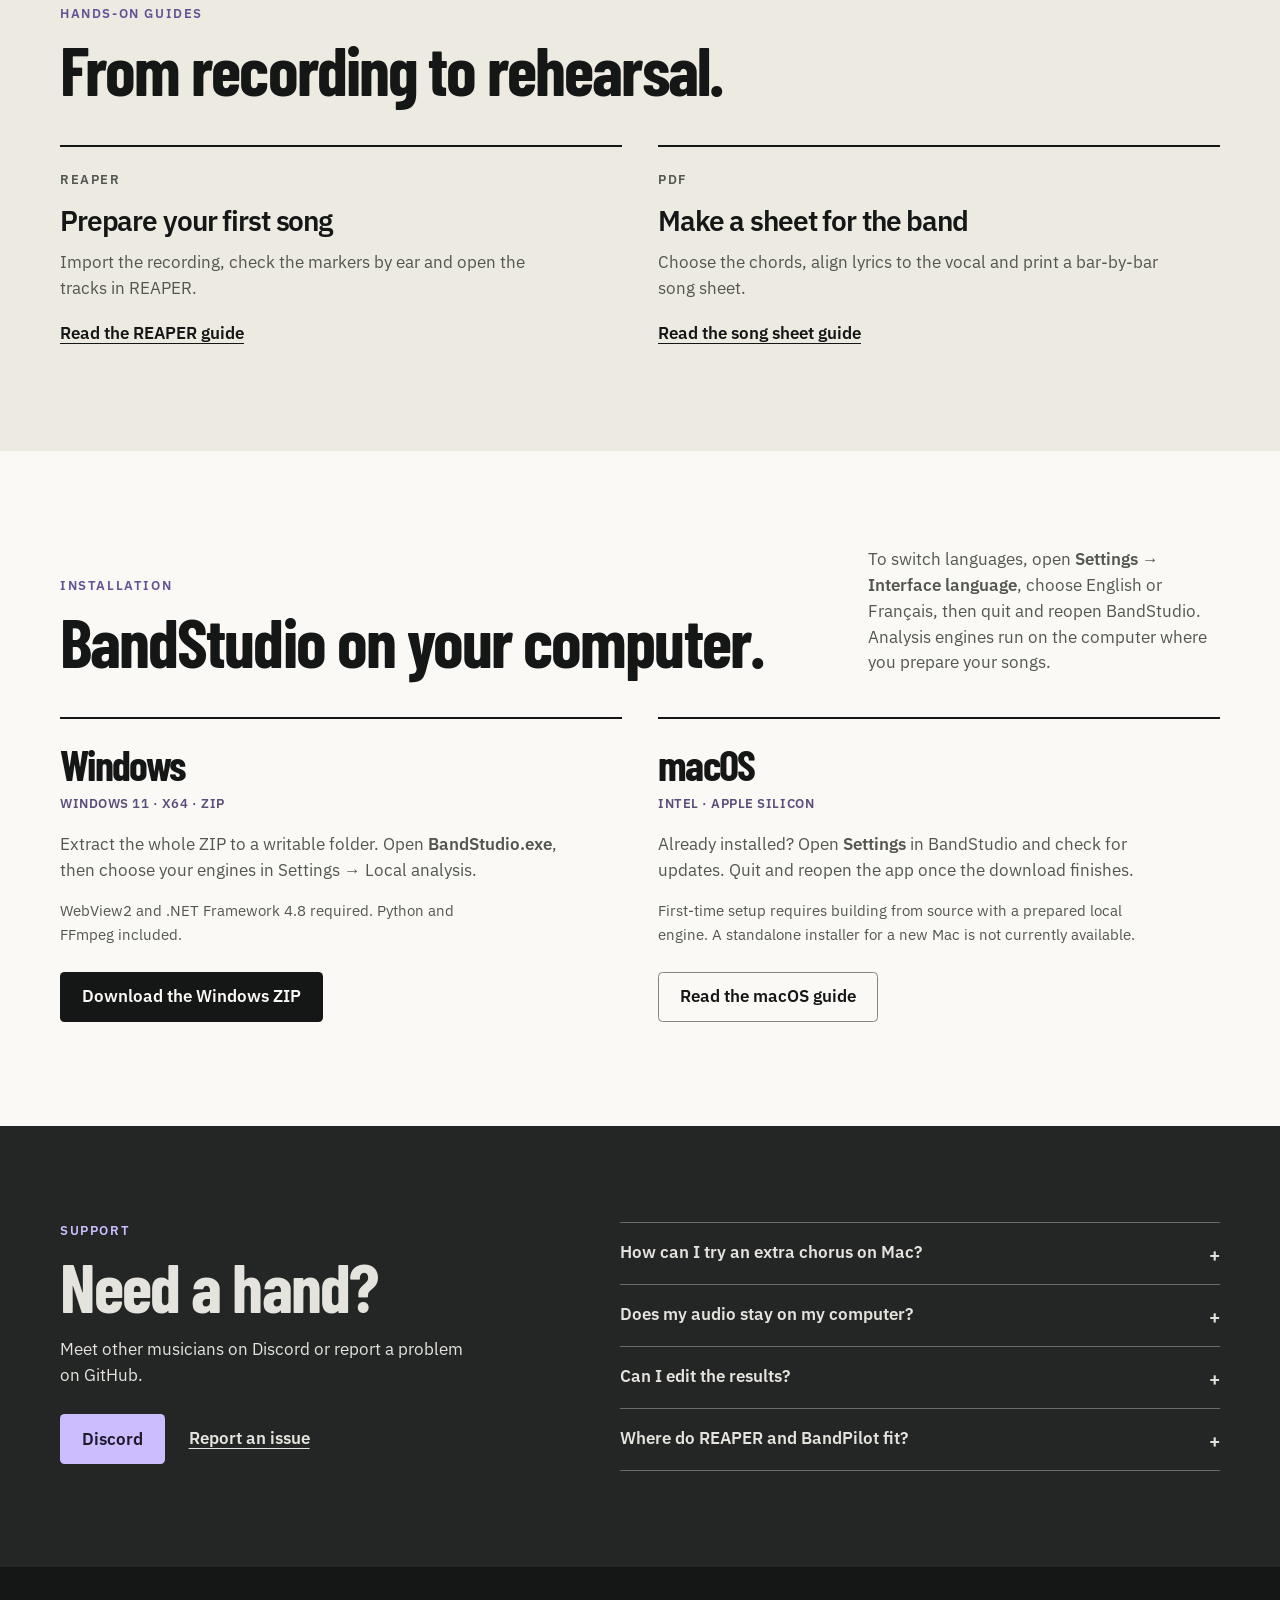
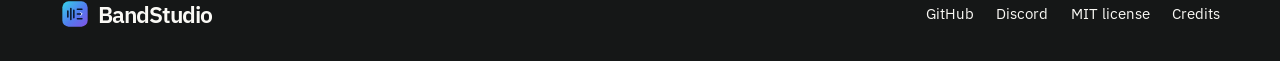
<file: site/en.html>
<!doctype html>
<html lang="en">
<head>
<meta charset="utf-8">
<meta name="viewport" content="width=device-width, initial-scale=1">
<meta name="theme-color" content="#151717">
<title>BandStudio · Prepare a song for rehearsal</title>
<meta name="description" content="Solo your instrument, explore the song during playback and practise a passage with an A–B loop. Export the tracks to REAPER or print your chord chart.">
<link rel="canonical" href="https://herve8940.github.io/BandStudio/en.html">
<link rel="alternate" hreflang="en" href="https://herve8940.github.io/BandStudio/en.html">
<link rel="alternate" hreflang="fr" href="https://herve8940.github.io/BandStudio/">
<link rel="alternate" hreflang="x-default" href="https://herve8940.github.io/BandStudio/">
<link rel="sitemap" type="application/xml" href="sitemap.xml">
<meta property="og:type" content="website"><meta property="og:site_name" content="BandStudio">
<meta property="og:locale" content="en_US"><meta property="og:url" content="https://herve8940.github.io/BandStudio/en.html">
<meta property="og:title" content="BandStudio · Prepare a song for rehearsal"><meta property="og:description" content="Solo your instrument, explore the song during playback and practise a passage with an A–B loop. Export the tracks to REAPER or print your chord chart.">
<meta property="og:image" content="https://herve8940.github.io/BandStudio/assets/rehearsal.jpg"><meta property="og:image:alt" content="Illustrated band rehearsal with bass guitar and drums"><meta name="twitter:card" content="summary_large_image">
<link rel="icon" href="assets/icon.svg" type="image/svg+xml">
<link rel="preload" href="assets/fonts/barlow-condensed-latin-700-normal.woff2" as="font" type="font/woff2" crossorigin>
<link rel="stylesheet" href="style.css">
<script src="site.js" defer></script>
<script type="application/ld+json">{"@context": "https://schema.org", "@type": "SoftwareApplication", "name": "BandStudio", "url": "https://herve8940.github.io/BandStudio/", "operatingSystem": "Windows, macOS", "applicationCategory": "MultimediaApplication", "description": "Solo your instrument, explore the song during playback and practise a passage with an A–B loop. Export the tracks to REAPER or print your chord chart.", "softwareVersion": "1.1.0", "license": "https://github.com/herve8940/BandStudio/blob/main/LICENSE", "downloadUrl": "https://herve8940.github.io/BandStudio/en.html#telecharger", "isAccessibleForFree": true}</script>
</head>
<body><a class="skip" href="#contenu">Skip to content</a>
<header class="top"><div class="wrap mast">
  <a class="brand" href="en.html" aria-label="BandStudio home"><img src="assets/icon.svg" alt="" width="36" height="36">BandStudio</a>
  <nav aria-label="Main navigation"><a href="en.html#atelier">Workspace</a><a href="en.html#guides">Guides</a><a href="en.html#communaute">Support</a></nav>
  <div class="mast-end"><a class="lang" href="index.html" lang="fr" hreflang="fr" aria-label="Lire en français">FR</a><a class="button small" href="en.html#telecharger">Get BandStudio</a></div>
</div></header>
<main id="contenu">
  <section class="hero" aria-labelledby="hero-title">
    <div class="hero-photo"><img src="assets/rehearsal.jpg" alt="" fetchpriority="high" width="1500" height="1000"></div>
    <div class="wrap hero-inner"><div class="hero-copy">
      <p class="kicker">App available in English and French</p>
      <h1 id="hero-title">Your song,<br><em>track by track.</em></h1>
      <p class="hero-lead">Isolate your instrument, loop the chorus and practise with your recording. BandStudio prepares tracks, lyrics and chords on your computer.</p>
      <div class="actions"><a class="button main" href="#telecharger">Get BandStudio</a><a class="under" href="#atelier">Explore the editor</a></div>
    </div></div>
  </section>
  <div class="edition" id="nouveautes"><div class="wrap edition-inner"><span>BandStudio <b>1.1.0</b></span><span>27 November · Zoom and A–B loops</span><a href="https://github.com/herve8940/BandStudio/blob/main/docs/RELEASE_2026-11-27.md#english">Release notes</a></div></div>
  <section id="atelier" class="wrap section workspace">
    <div class="section-intro"><div><p class="kicker">The workspace</p><h2>Inside the editor.</h2></div><p>Open a recording from your library. Move between the tracks, song structure and chord sheet as you practise.</p></div>
    <div class="viewer"><nav class="view-switch" aria-label="Editor views"><a href="#view-0" data-view="0">Tracks</a><a href="#view-1" data-view="1">Sections</a><a href="#view-2" data-view="2">Song sheet</a></nav>
      <article id="view-0" class="work-view" data-panel="0">
        <div class="view-copy"><h3>Practise a part</h3><p>Solo the bass to learn its line. In <strong>Explore</strong>, set A and B around the two bars you want to practise, then loop them and play along with the other tracks.</p></div>
        <figure class="release-preview"><a href="assets/editor-review.jpg" aria-label="Open full-size screenshot · Tracks"><img src="assets/editor-review.jpg" alt="BandStudio editor showing tracks and passages to review" loading="lazy"></a></figure>
      </article>
<article id="view-1" class="work-view" data-panel="1">
        <div class="view-copy"><h3>Find the right entry</h3><p>While the song plays, zoom in and drag the frame in the overview to find the next chorus. Choose <strong>Return to playhead</strong> to see what you’re hearing at the same zoom level.</p></div>
        <figure class="release-preview"><a href="assets/structure-comparison.png" aria-label="Open full-size screenshot · Sections"><img src="assets/structure-comparison.png" alt="Song sections before and after preparation" loading="lazy"></a></figure>
      </article>
<article id="view-2" class="work-view" data-panel="2">
        <div class="view-copy"><h3>Follow the chords as you play</h3><p>Place lyrics and chords on the bars. Export your chart as a PDF to take to rehearsal.</p></div>
        <figure class="release-preview"><a href="assets/sheet-pickup.jpg" aria-label="Open full-size screenshot · Song sheet"><img src="assets/sheet-pickup.jpg" alt="Song chart with a chorus pickup on beat four" loading="lazy"></a></figure>
      </article>
    </div>
  </section>
  <section id="guides" class="guide-band"><div class="wrap section">
    <div class="section-intro"><div><p class="kicker">Hands-on guides</p><h2>From recording to rehearsal.</h2></div></div>
    <div class="guide-cards">
      <article><p class="guide-tag">REAPER</p><h3>Prepare your first song</h3><p>Import the recording, check the markers by ear and open the tracks in REAPER.</p><a href="tutorial.html">Read the REAPER guide</a></article>
      <article><p class="guide-tag">PDF</p><h3>Make a sheet for the band</h3><p>Choose the chords, align lyrics to the vocal and print a bar-by-bar song sheet.</p><a href="song-sheet.html">Read the song sheet guide</a></article>
    </div>
  </div></section>
  <section id="telecharger" class="wrap section downloads">
    <div class="section-intro"><div><p class="kicker">Installation</p><h2>BandStudio on your computer.</h2></div><p>To switch languages, open <strong>Settings → Interface language</strong>, choose English or Français, then quit and reopen BandStudio. Analysis engines run on the computer where you prepare your songs.</p></div>
    <div class="platforms"><article><h3>Windows</h3><p class="spec">Windows 11 · x64 · ZIP</p>
      <p>Extract the whole ZIP to a writable folder. Open <strong>BandStudio.exe</strong>, then choose your engines in Settings → Local analysis.</p>
      <p class="fine">WebView2 and .NET Framework 4.8 required. Python and FFmpeg included.</p>
      <a class="button dark" href="https://github.com/herve8940/BandStudio/releases/latest/download/BandStudio-1.1.0-Windows-x64.zip">Download the Windows ZIP</a></article>
    <article><h3>macOS</h3><p class="spec">Intel · Apple Silicon</p><p>Already installed? Open <strong>Settings</strong> in BandStudio and check for updates. Quit and reopen the app once the download finishes.</p><p class="fine">First-time setup requires building from source with a prepared local engine. A standalone installer for a new Mac is not currently available.</p><a class="button outline" href="https://github.com/herve8940/BandStudio/blob/main/docs/BANDSTUDIO.md#macos">Read the macOS guide</a></article></div>
  </section>
  <section id="communaute" class="more"><div class="wrap section support-grid"><div><p class="kicker">Support</p><h2>Need a hand?</h2><p>Meet other musicians on Discord or report a problem on GitHub.</p><div class="actions"><a class="button main" href="https://discord.gg/5UnQPdMUpR">Discord</a><a class="under" href="https://github.com/herve8940/BandStudio/issues/new/choose">Report an issue</a></div></div>
    <div class="faq"><details><summary>How can I try an extra chorus on Mac?</summary><p>In <strong>Explore</strong>, mark the start and end of the chorus with A and B. Choose <strong>Repeat A–B</strong>, listen to the join, then create a variant. Both versions will be in your library.</p></details>
    <details><summary>Does my audio stay on my computer?</summary><p>Audio analysis runs locally. Online lyrics, chord and artwork searches use the song title and artist.</p></details>
    <details><summary>Can I edit the results?</summary><p>Yes. Listen to a flagged passage, move a marker, change a chord or adjust lyric timing in the editor before sharing the sheet.</p></details>
    <details id="groupe"><summary>Where do REAPER and BandPilot fit?</summary><p>BandStudio prepares songs and REAPER opens the exported audio project. For soundchecks and stage monitoring, see <a href="https://herve8940.github.io/BandPilot/">BandPilot</a>.</p></details></div>
  </div></section>
</main><footer><div class="wrap foot"><a class="brand" href="en.html"><img src="assets/icon.svg" alt="" width="30" height="30">BandStudio</a>
    <nav aria-label="Footer"><a href="https://github.com/herve8940/BandStudio">GitHub</a><a href="https://discord.gg/5UnQPdMUpR">Discord</a><a href="https://github.com/herve8940/BandStudio/blob/main/LICENSE">MIT license</a><a href="https://github.com/herve8940/BandStudio/blob/main/THIRD_PARTY_NOTICES.md">Credits</a></nav></div></footer></body></html>
</file>
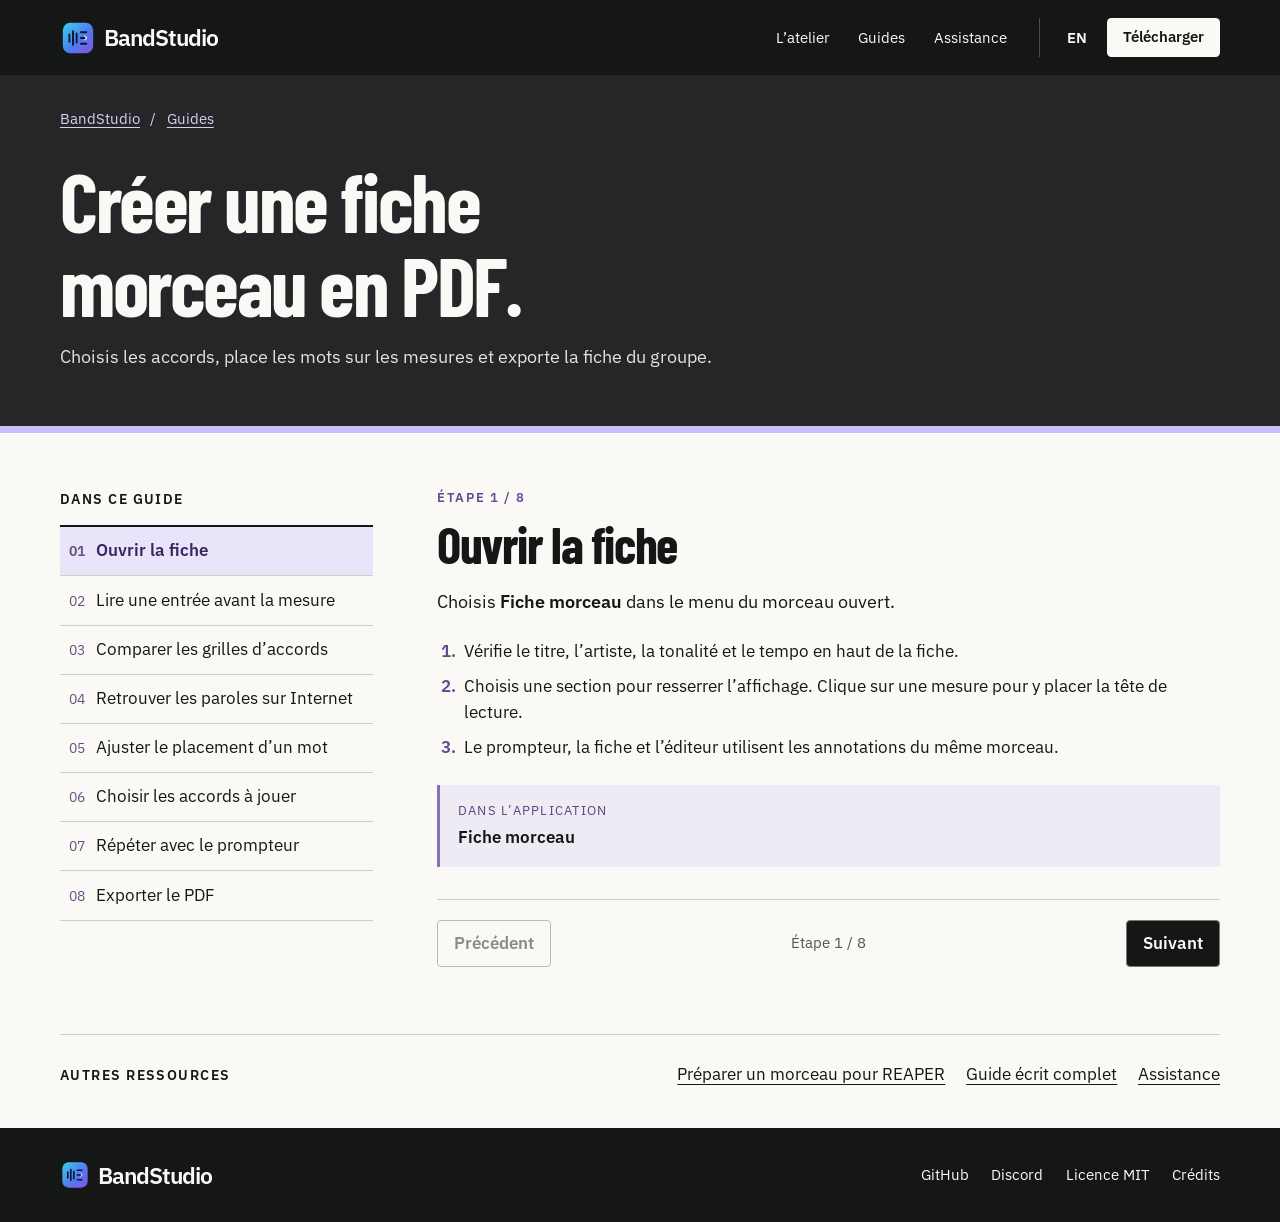
<file: site/fiche-morceau.html>
<!doctype html>
<html lang="fr">
<head>
<meta charset="utf-8">
<meta name="viewport" content="width=device-width, initial-scale=1">
<meta name="theme-color" content="#151717">
<title>Créer une fiche morceau en PDF · BandStudio</title>
<meta name="description" content="Choisis les accords, place les mots sur les mesures et exporte la fiche du groupe.">
<link rel="canonical" href="https://herve8940.github.io/BandStudio/fiche-morceau.html">
<link rel="alternate" hreflang="fr" href="https://herve8940.github.io/BandStudio/fiche-morceau.html">
<link rel="alternate" hreflang="en" href="https://herve8940.github.io/BandStudio/song-sheet.html">
<link rel="alternate" hreflang="x-default" href="https://herve8940.github.io/BandStudio/fiche-morceau.html">
<link rel="sitemap" type="application/xml" href="sitemap.xml">
<meta property="og:type" content="website"><meta property="og:site_name" content="BandStudio">
<meta property="og:locale" content="fr_FR"><meta property="og:url" content="https://herve8940.github.io/BandStudio/fiche-morceau.html">
<meta property="og:title" content="Créer une fiche morceau en PDF · BandStudio"><meta property="og:description" content="Choisis les accords, place les mots sur les mesures et exporte la fiche du groupe.">
<meta property="og:image" content="https://herve8940.github.io/BandStudio/assets/editor-review.jpg"><meta property="og:image:alt" content="Éditeur de BandStudio sur un projet de démonstration"><meta name="twitter:card" content="summary_large_image">
<link rel="icon" href="assets/icon.svg" type="image/svg+xml">
<link rel="preload" href="assets/fonts/barlow-condensed-latin-700-normal.woff2" as="font" type="font/woff2" crossorigin>
<link rel="stylesheet" href="style.css"><link rel="stylesheet" href="tutorial.css">
<script src="tutorial.js" defer></script>

</head>
<body><a class="skip" href="#contenu">Aller au contenu</a>
<header class="top"><div class="wrap mast">
  <a class="brand" href="./" aria-label="Accueil BandStudio"><img src="assets/icon.svg" alt="" width="36" height="36">BandStudio</a>
  <nav aria-label="Navigation principale"><a href="./#atelier">L’atelier</a><a href="./#guides">Guides</a><a href="./#communaute">Assistance</a></nav>
  <div class="mast-end"><a class="lang" href="song-sheet.html" lang="en" hreflang="en" aria-label="Read in English">EN</a><a class="button small" href="./#telecharger">Télécharger</a></div>
</div></header>
<main id="contenu">
  <div class="guide-title"><div class="wrap">
    <nav class="crumb" aria-label="Fil d’Ariane"><a href="./">BandStudio</a><span>/</span><a href="./#guides">Guides</a></nav>
    <h1>Créer une fiche morceau en PDF.</h1><p>Choisis les accords, place les mots sur les mesures et exporte la fiche du groupe.</p>
  </div></div>
  <div class="wrap tutorial-layout"><aside class="guide-index">
    <h2>Dans ce guide</h2><nav class="tutorial-nav" aria-label="Étapes du guide"><a href="#step-1" data-step-link="0"><span>01</span>Ouvrir la fiche</a>
<a href="#step-2" data-step-link="1"><span>02</span>Lire une entrée avant la mesure</a>
<a href="#step-3" data-step-link="2"><span>03</span>Comparer les grilles d’accords</a>
<a href="#step-4" data-step-link="3"><span>04</span>Retrouver les paroles sur Internet</a>
<a href="#step-5" data-step-link="4"><span>05</span>Ajuster le placement d’un mot</a>
<a href="#step-6" data-step-link="5"><span>06</span>Choisir les accords à jouer</a>
<a href="#step-7" data-step-link="6"><span>07</span>Répéter avec le prompteur</a>
<a href="#step-8" data-step-link="7"><span>08</span>Exporter le PDF</a></nav>
  </aside><div id="tutorial-content" class="tutorial-content"><section id="step-1" class="tutorial-step" data-step="0">
<p class="kicker">Étape 1 / 8</p>
<h2>Ouvrir la fiche</h2>
<p class="tutorial-lead">Choisis <strong>Fiche morceau</strong> dans le menu du morceau ouvert.</p>
<ol>
<li>Vérifie le titre, l’artiste, la tonalité et le tempo en haut de la fiche.</li>
<li>Choisis une section pour resserrer l’affichage. Clique sur une mesure pour y placer la tête de lecture.</li>
<li>Le prompteur, la fiche et l’éditeur utilisent les annotations du même morceau.</li>
</ol>
<div class="tutorial-command">
<small>DANS L’APPLICATION</small>
<strong>Fiche morceau</strong>
</div>
</section>
<section id="step-2" class="tutorial-step" data-step="1">
<p class="kicker">Étape 2 / 8</p>
<h2>Lire une entrée avant la mesure</h2>
<p class="tutorial-lead">Si le refrain commence avant le prochain « 1 », cherche la ligne <strong>Entrée</strong> en tête de section.</p>
<ol>
<li>Lis le numéro de mesure et le temps indiqués. Dans l’exemple, le refrain démarre au quatrième temps de la mesure 4.</li>
<li>Le premier accord apparaît sur cette ligne. Les paroles que tu ajoutes suivent aussi leur position dans la mesure.</li>
<li>Clique sur l’indication <strong>Entrée</strong> pour placer le curseur au départ du passage et l’écouter.</li>
</ol>
<div class="tutorial-command">
<small>DANS L’APPLICATION</small>
<strong>Fiche morceau → Entrée</strong>
</div>
<figure class="tutorial-example">
<img src="assets/sheet-pickup.jpg" alt="Ligne Entrée au quatrième temps de la mesure 4, puis mesure 5" loading="lazy">
<figcaption>L’accord de sol du refrain précède la mesure 5.</figcaption>
</figure>
</section>
<section id="step-3" class="tutorial-step" data-step="2">
<p class="kicker">Étape 3 / 8</p>
<h2>Comparer les grilles d’accords</h2>
<p class="tutorial-lead">Dans la fiche, <strong>Comparer les sources d’accords</strong> ouvre l’onglet <strong>Accords</strong> de l’éditeur.</p>
<ol>
<li>Choisis <strong>Rechercher une grille Internet</strong> si aucune source n’apparaît. Vérifie le titre et l’artiste du morceau.</li>
<li><strong>Ouvrir la grille</strong> permet de consulter la source. Écoute le passage pour choisir la version qui convient à ton enregistrement.</li>
<li>Clique sur <strong>Utiliser cette grille</strong> pour l’appliquer. Le choix est conservé pour la fiche et le prompteur.</li>
</ol>
<div class="tutorial-command">
<small>DANS L’APPLICATION</small>
<strong>Fiche morceau → Comparer les sources d’accords</strong>
</div>
</section>
<section id="step-4" class="tutorial-step" data-step="3">
<p class="kicker">Étape 4 / 8</p>
<h2>Retrouver les paroles sur Internet</h2>
<p class="tutorial-lead">Dans la fiche, choisis <strong>Corriger les paroles et recaler</strong> pour relancer la recherche.</p>
<ol>
<li>BandStudio essaie aussi le titre sans les mentions de clip ou de chapitre et s’appuie sur le nom de l’artiste pour distinguer les homonymes.</li>
<li>Plusieurs sources peuvent être consultées. BandStudio compare la référence au chant local et utilise les repères synchronisés disponibles pour retrouver les répétitions.</li>
<li>Dans <strong>Écoute ciblée</strong>, réécoute les mots signalés. Si tu as tes propres paroles horodatées, choisis <strong>Importer des paroles</strong> et ouvre ton fichier LRC ou SRT.</li>
</ol>
<div class="tutorial-command">
<small>DANS L’APPLICATION</small>
<strong>Fiche morceau → Corriger les paroles et recaler</strong>
</div>
</section>
<section id="step-5" class="tutorial-step" data-step="4">
<p class="kicker">Étape 5 / 8</p>
<h2>Ajuster le placement d’un mot</h2>
<p class="tutorial-lead">Clique sur une ligne dans la fiche, ou sur <strong>Modifier dans l’éditeur</strong> après avoir choisi un passage signalé.</p>
<ol>
<li>Écoute l’extrait puis ajuste les positions de début et de fin. <strong>Placer au curseur</strong> permet de partir de la position entendue.</li>
<li>Pour préciser un mot, ouvre les réglages mot par mot. Déplacer toute la ligne conserve les positions relatives de ses mots.</li>
<li>Enregistre et écoute à nouveau. <strong>Annuler</strong> et <strong>Rétablir</strong> permettent de revenir sur une correction.</li>
</ol>
<div class="tutorial-command">
<small>DANS L’APPLICATION</small>
<strong>Écoute ciblée → Modifier dans l’éditeur</strong>
</div>
</section>
<section id="step-6" class="tutorial-step" data-step="5">
<p class="kicker">Étape 6 / 8</p>
<h2>Choisir les accords à jouer</h2>
<p class="tutorial-lead">Dans <strong>Éditeur du morceau → Accords</strong>, règle le capo et compare les positions proposées.</p>
<ol>
<li>Clique sur un accord dans la fiche pour le modifier, ou sur <strong>+ Accord</strong> pour en ajouter un à la mesure.</li>
<li>Vérifie l’accord d’origine et l’accord à jouer avec ta transposition ou ton capo.</li>
<li>Réécoute les changements rapides. Les corrections manuelles sont sauvegardées avec le morceau.</li>
</ol>
<div class="tutorial-command">
<small>DANS L’APPLICATION</small>
<strong>Éditeur du morceau → Accords</strong>
</div>
</section>
<section id="step-7" class="tutorial-step" data-step="6">
<p class="kicker">Étape 7 / 8</p>
<h2>Répéter avec le prompteur</h2>
<p class="tutorial-lead">Ouvre <strong>Prompteur</strong> et lance la lecture pour suivre la section, les paroles et l’accord courant.</p>
<ol>
<li>Écoute l’entrée du refrain en suivant les mots. Une ligne sans horaires mot par mot apparaît entière à son départ.</li>
<li>Pour reprendre un passage, ouvre <strong>Éditeur du morceau → Sections</strong> et utilise la boucle de la section.</li>
<li>Dans le prompteur, <strong>Modifier dans l’éditeur</strong> te ramène aux paroles du morceau.</li>
</ol>
<div class="tutorial-command">
<small>DANS L’APPLICATION</small>
<strong>Prompteur → Modifier dans l’éditeur</strong>
</div>
</section>
<section id="step-8" class="tutorial-step" data-step="7">
<p class="kicker">Étape 8 / 8</p>
<h2>Exporter le PDF</h2>
<p class="tutorial-lead">Retourne dans <strong>Fiche morceau</strong> et choisis <strong>Exporter la fiche PDF</strong>.</p>
<ol>
<li>Vérifie les sections, les entrées anticipées et les accords à jouer. Le PDF reprend la grille enregistrée et le capo.</li>
<li>Choisis le nom et l’emplacement de la copie. Le PDF s’ouvre dans le lecteur du système.</li>
<li>Tu peux retrouver le document généré dans le dossier <strong>Exports</strong> du morceau. Avant de publier une fiche contenant des paroles protégées, vérifie les droits de diffusion.</li>
</ol>
<div class="tutorial-command">
<small>DANS L’APPLICATION</small>
<strong>Fiche morceau → Exporter la fiche PDF</strong>
</div>
</section>
    <div class="tutorial-controls" hidden><button type="button" id="tutorialPrevious">Précédent</button><span id="tutorialStatus" role="status"></span><button type="button" id="tutorialNext">Suivant</button></div>
  </div></div>
  <div class="wrap guide-end"><p>Autres ressources</p><a href="tutoriel.html">Préparer un morceau pour REAPER</a><a href="https://github.com/herve8940/BandStudio/blob/main/docs/BANDSTUDIO_TUTORIEL_fr.md">Guide écrit complet</a><a href="./#communaute">Assistance</a></div>
</main><footer><div class="wrap foot"><a class="brand" href="./"><img src="assets/icon.svg" alt="" width="30" height="30">BandStudio</a>
    <nav aria-label="Pied de page"><a href="https://github.com/herve8940/BandStudio">GitHub</a><a href="https://discord.gg/5UnQPdMUpR">Discord</a><a href="https://github.com/herve8940/BandStudio/blob/main/LICENSE">Licence MIT</a><a href="https://github.com/herve8940/BandStudio/blob/main/THIRD_PARTY_NOTICES.md">Crédits</a></nav></div></footer></body></html>
</file>
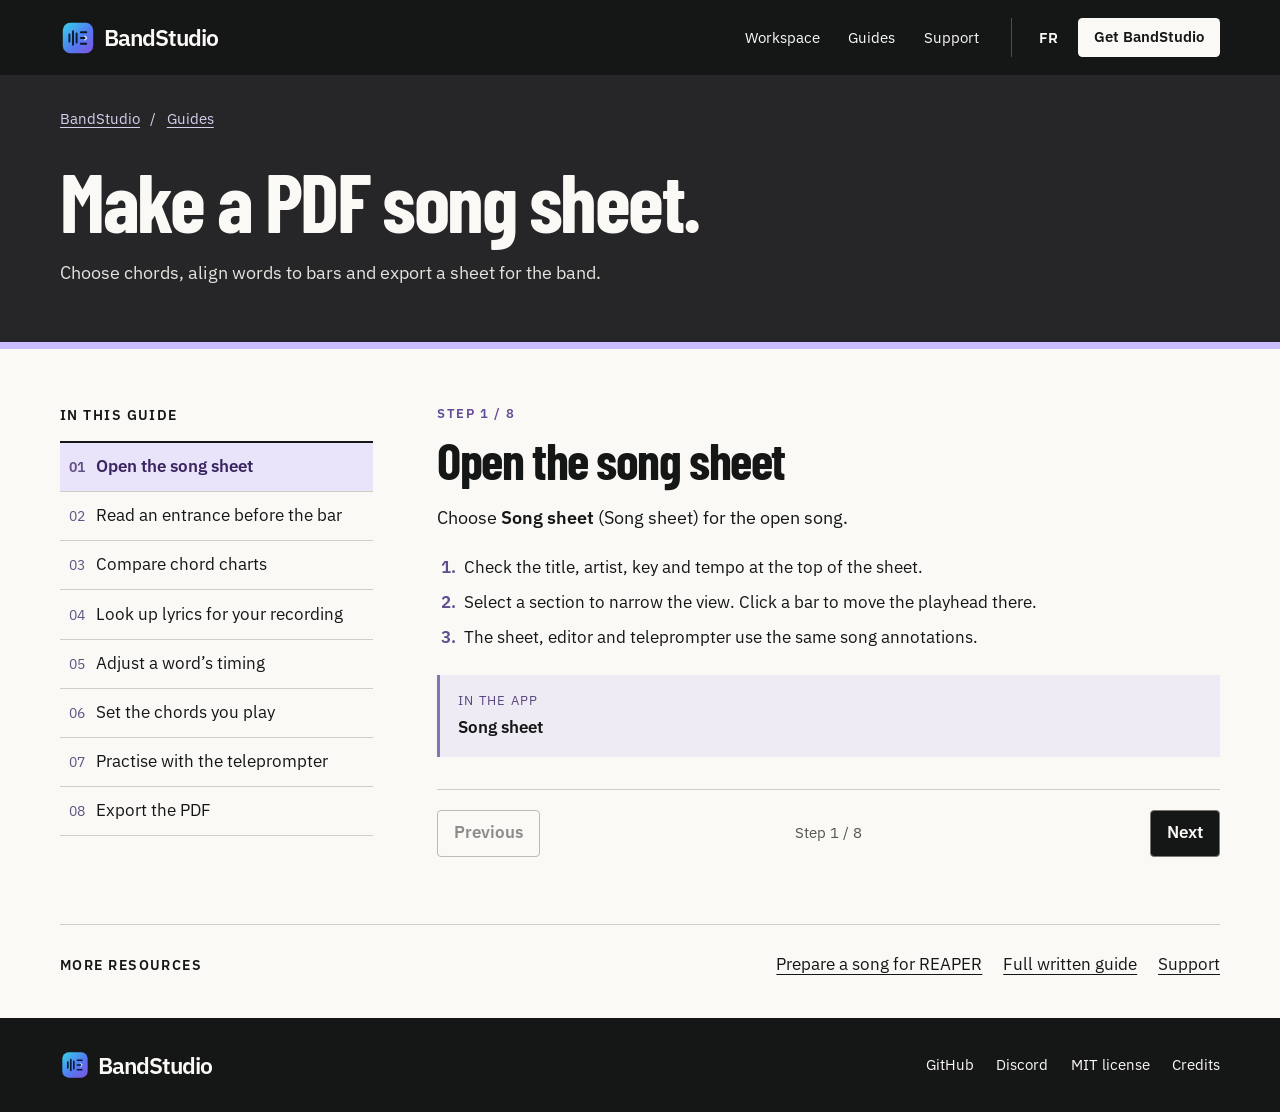
<file: site/song-sheet.html>
<!doctype html>
<html lang="en">
<head>
<meta charset="utf-8">
<meta name="viewport" content="width=device-width, initial-scale=1">
<meta name="theme-color" content="#151717">
<title>Make a PDF song sheet · BandStudio</title>
<meta name="description" content="Choose chords, align words to bars and export a sheet for the band.">
<link rel="canonical" href="https://herve8940.github.io/BandStudio/song-sheet.html">
<link rel="alternate" hreflang="en" href="https://herve8940.github.io/BandStudio/song-sheet.html">
<link rel="alternate" hreflang="fr" href="https://herve8940.github.io/BandStudio/fiche-morceau.html">
<link rel="alternate" hreflang="x-default" href="https://herve8940.github.io/BandStudio/fiche-morceau.html">
<link rel="sitemap" type="application/xml" href="sitemap.xml">
<meta property="og:type" content="website"><meta property="og:site_name" content="BandStudio">
<meta property="og:locale" content="en_US"><meta property="og:url" content="https://herve8940.github.io/BandStudio/song-sheet.html">
<meta property="og:title" content="Make a PDF song sheet · BandStudio"><meta property="og:description" content="Choose chords, align words to bars and export a sheet for the band.">
<meta property="og:image" content="https://herve8940.github.io/BandStudio/assets/editor-review.jpg"><meta property="og:image:alt" content="BandStudio editor with a demo project"><meta name="twitter:card" content="summary_large_image">
<link rel="icon" href="assets/icon.svg" type="image/svg+xml">
<link rel="preload" href="assets/fonts/barlow-condensed-latin-700-normal.woff2" as="font" type="font/woff2" crossorigin>
<link rel="stylesheet" href="style.css"><link rel="stylesheet" href="tutorial.css">
<script src="tutorial.js" defer></script>

</head>
<body><a class="skip" href="#contenu">Skip to content</a>
<header class="top"><div class="wrap mast">
  <a class="brand" href="en.html" aria-label="BandStudio home"><img src="assets/icon.svg" alt="" width="36" height="36">BandStudio</a>
  <nav aria-label="Main navigation"><a href="en.html#atelier">Workspace</a><a href="en.html#guides">Guides</a><a href="en.html#communaute">Support</a></nav>
  <div class="mast-end"><a class="lang" href="fiche-morceau.html" lang="fr" hreflang="fr" aria-label="Lire en français">FR</a><a class="button small" href="en.html#telecharger">Get BandStudio</a></div>
</div></header>
<main id="contenu">
  <div class="guide-title"><div class="wrap">
    <nav class="crumb" aria-label="Breadcrumb"><a href="en.html">BandStudio</a><span>/</span><a href="en.html#guides">Guides</a></nav>
    <h1>Make a PDF song sheet.</h1><p>Choose chords, align words to bars and export a sheet for the band.</p>
  </div></div>
  <div class="wrap tutorial-layout"><aside class="guide-index">
    <h2>In this guide</h2><nav class="tutorial-nav" aria-label="Guide steps"><a href="#step-1" data-step-link="0"><span>01</span>Open the song sheet</a>
<a href="#step-2" data-step-link="1"><span>02</span>Read an entrance before the bar</a>
<a href="#step-3" data-step-link="2"><span>03</span>Compare chord charts</a>
<a href="#step-4" data-step-link="3"><span>04</span>Look up lyrics for your recording</a>
<a href="#step-5" data-step-link="4"><span>05</span>Adjust a word’s timing</a>
<a href="#step-6" data-step-link="5"><span>06</span>Set the chords you play</a>
<a href="#step-7" data-step-link="6"><span>07</span>Practise with the teleprompter</a>
<a href="#step-8" data-step-link="7"><span>08</span>Export the PDF</a></nav>
  </aside><div id="tutorial-content" class="tutorial-content"><section id="step-1" class="tutorial-step" data-step="0">
<p class="kicker">Step 1 / 8</p>
<h2>Open the song sheet</h2>
<p class="tutorial-lead">Choose <strong>Song sheet</strong> (Song sheet) for the open song.</p>
<ol>
<li>Check the title, artist, key and tempo at the top of the sheet.</li>
<li>Select a section to narrow the view. Click a bar to move the playhead there.</li>
<li>The sheet, editor and teleprompter use the same song annotations.</li>
</ol>
<div class="tutorial-command">
<small>IN THE APP</small>
<strong>Song sheet</strong>
</div>
</section>
<section id="step-2" class="tutorial-step" data-step="1">
<p class="kicker">Step 2 / 8</p>
<h2>Read an entrance before the bar</h2>
<p class="tutorial-lead">When the chorus starts before the next downbeat, look for the <strong>Entry</strong> row at the start of the section.</p>
<ol>
<li>Read the bar and beat in the label. In the example, the chorus starts on beat four of bar 4.</li>
<li>The first chord appears in this row. Lyrics you add to your own project also follow their position within the bar.</li>
<li>Click the <strong>Entry</strong> label to place the playhead at the entrance, then listen.</li>
</ol>
<div class="tutorial-command">
<small>IN THE APP</small>
<strong>Song sheet → Entry</strong>
</div>
<figure class="tutorial-example">
<img src="assets/sheet-pickup.jpg" alt="Entrance row on beat four of bar 4, followed by bar 5" loading="lazy">
<figcaption>The chorus starts with a G chord before bar 5.</figcaption>
</figure>
</section>
<section id="step-3" class="tutorial-step" data-step="2">
<p class="kicker">Step 3 / 8</p>
<h2>Compare chord charts</h2>
<p class="tutorial-lead">On the sheet, <strong>Compare chord sources</strong> opens the editor’s <strong>Chords</strong> tab.</p>
<ol>
<li>Choose <strong>Find a chord chart online</strong> if no sources appear. Check the title and artist.</li>
<li>Choose <strong>Open chart</strong> to visit the source. Listen to the same passage to identify a chart that fits your recording.</li>
<li>Choose <strong>Use this chart</strong> to apply it. The sheet and teleprompter retain your choice.</li>
</ol>
<div class="tutorial-command">
<small>IN THE APP</small>
<strong>Song sheet → Compare chord sources</strong>
</div>
</section>
<section id="step-4" class="tutorial-step" data-step="3">
<p class="kicker">Step 4 / 8</p>
<h2>Look up lyrics for your recording</h2>
<p class="tutorial-lead">On the sheet, choose <strong>Correct and realign lyrics</strong> to run the lookup again.</p>
<ol>
<li>BandStudio can strip video or chapter labels from a title and use the artist to distinguish songs with the same name.</li>
<li>BandStudio can check several sources and compare the text against the local vocals. Timing from a matching synchronized edition helps locate repeated passages.</li>
<li>Use <strong>Focused listening</strong> to hear flagged words. To load your own timed lyrics, choose <strong>Import lyrics</strong> and select an LRC or SRT file.</li>
</ol>
<div class="tutorial-command">
<small>IN THE APP</small>
<strong>Song sheet → Correct and realign lyrics</strong>
</div>
</section>
<section id="step-5" class="tutorial-step" data-step="4">
<p class="kicker">Step 5 / 8</p>
<h2>Adjust a word’s timing</h2>
<p class="tutorial-lead">Click a line on the sheet, or select a flagged passage and choose <strong>Edit in song editor</strong>.</p>
<ol>
<li>Listen to the excerpt and adjust its start and end. <strong>Set at playhead</strong> uses the playhead position.</li>
<li>Open the word timing controls to refine a single word. Moving an entire line keeps its words at their relative offsets.</li>
<li>Save and listen again. <strong>Cancel</strong> and <strong>Redo</strong> undo or redo a correction.</li>
</ol>
<div class="tutorial-command">
<small>IN THE APP</small>
<strong>Focused listening → Edit in song editor</strong>
</div>
</section>
<section id="step-6" class="tutorial-step" data-step="5">
<p class="kicker">Step 6 / 8</p>
<h2>Set the chords you play</h2>
<p class="tutorial-lead">Open <strong>Song editor → Chords</strong> to set the capo and compare chord shapes.</p>
<ol>
<li>Click a chord on the sheet to edit it, or choose <strong>+ Chord</strong> to add one to the bar.</li>
<li>Check the original chord and the chord to play with your transpose or capo setting.</li>
<li>Listen to quick changes. Manual chord edits are saved with the song.</li>
</ol>
<div class="tutorial-command">
<small>IN THE APP</small>
<strong>Song editor → Chords</strong>
</div>
</section>
<section id="step-7" class="tutorial-step" data-step="6">
<p class="kicker">Step 7 / 8</p>
<h2>Practise with the teleprompter</h2>
<p class="tutorial-lead">Open <strong>Teleprompter</strong> and start playback to follow the current section, lyrics and chord.</p>
<ol>
<li>Listen for the chorus entrance as the words appear. A line without individual word timings appears as a whole at its start.</li>
<li>To repeat a passage, open <strong>Song editor → Sections</strong> and use its loop control.</li>
<li>From the teleprompter, <strong>Edit in song editor</strong> takes you back to the lyrics editor.</li>
</ol>
<div class="tutorial-command">
<small>IN THE APP</small>
<strong>Teleprompter → Edit in song editor</strong>
</div>
</section>
<section id="step-8" class="tutorial-step" data-step="7">
<p class="kicker">Step 8 / 8</p>
<h2>Export the PDF</h2>
<p class="tutorial-lead">Return to <strong>Song sheet</strong> and choose <strong>Export PDF song sheet</strong>.</p>
<ol>
<li>Check the sections, pickups and chords you play. The PDF follows the saved grid and capo.</li>
<li>Choose a filename and destination. The PDF opens in your system viewer.</li>
<li>You can find the generated document in the song’s <strong>Exports</strong> folder. Check the rights before publicly sharing a sheet that contains protected lyrics.</li>
</ol>
<div class="tutorial-command">
<small>IN THE APP</small>
<strong>Song sheet → Export PDF song sheet</strong>
</div>
</section>
    <div class="tutorial-controls" hidden><button type="button" id="tutorialPrevious">Previous</button><span id="tutorialStatus" role="status"></span><button type="button" id="tutorialNext">Next</button></div>
  </div></div>
  <div class="wrap guide-end"><p>More resources</p><a href="tutorial.html">Prepare a song for REAPER</a><a href="https://github.com/herve8940/BandStudio/blob/main/docs/BANDSTUDIO_TUTORIAL_en.md">Full written guide</a><a href="en.html#communaute">Support</a></div>
</main><footer><div class="wrap foot"><a class="brand" href="en.html"><img src="assets/icon.svg" alt="" width="30" height="30">BandStudio</a>
    <nav aria-label="Footer"><a href="https://github.com/herve8940/BandStudio">GitHub</a><a href="https://discord.gg/5UnQPdMUpR">Discord</a><a href="https://github.com/herve8940/BandStudio/blob/main/LICENSE">MIT license</a><a href="https://github.com/herve8940/BandStudio/blob/main/THIRD_PARTY_NOTICES.md">Credits</a></nav></div></footer></body></html>
</file>
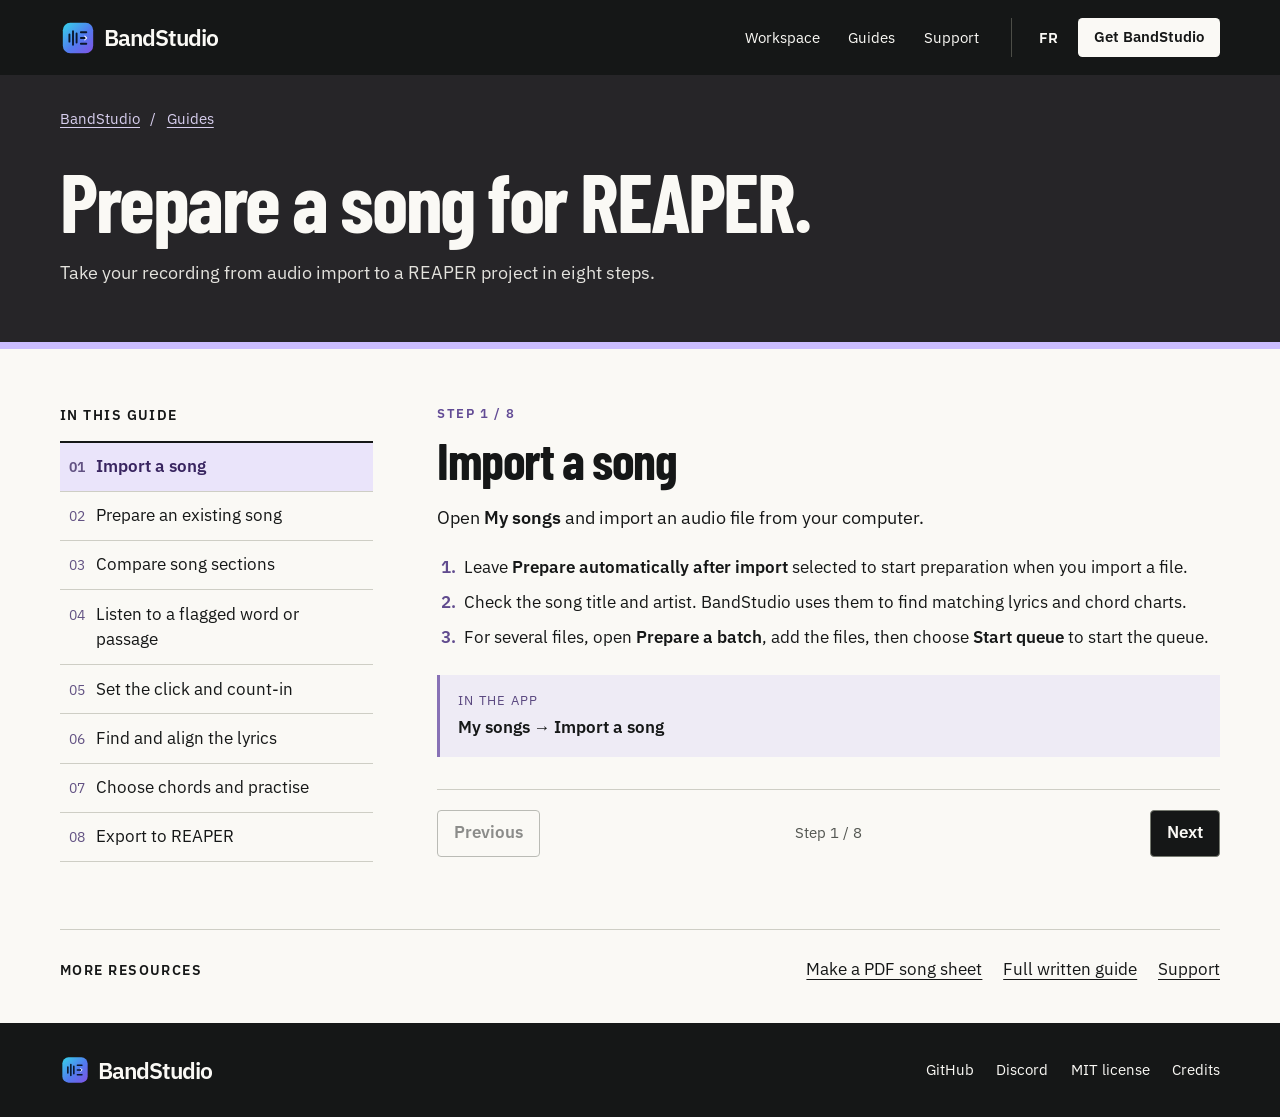
<file: site/tutorial.html>
<!doctype html>
<html lang="en">
<head>
<meta charset="utf-8">
<meta name="viewport" content="width=device-width, initial-scale=1">
<meta name="theme-color" content="#151717">
<title>Prepare a song for REAPER · BandStudio</title>
<meta name="description" content="Take your recording from audio import to a REAPER project in eight steps.">
<link rel="canonical" href="https://herve8940.github.io/BandStudio/tutorial.html">
<link rel="alternate" hreflang="en" href="https://herve8940.github.io/BandStudio/tutorial.html">
<link rel="alternate" hreflang="fr" href="https://herve8940.github.io/BandStudio/tutoriel.html">
<link rel="alternate" hreflang="x-default" href="https://herve8940.github.io/BandStudio/tutoriel.html">
<link rel="sitemap" type="application/xml" href="sitemap.xml">
<meta property="og:type" content="website"><meta property="og:site_name" content="BandStudio">
<meta property="og:locale" content="en_US"><meta property="og:url" content="https://herve8940.github.io/BandStudio/tutorial.html">
<meta property="og:title" content="Prepare a song for REAPER · BandStudio"><meta property="og:description" content="Take your recording from audio import to a REAPER project in eight steps.">
<meta property="og:image" content="https://herve8940.github.io/BandStudio/assets/editor-review.jpg"><meta property="og:image:alt" content="BandStudio editor with a demo project"><meta name="twitter:card" content="summary_large_image">
<link rel="icon" href="assets/icon.svg" type="image/svg+xml">
<link rel="preload" href="assets/fonts/barlow-condensed-latin-700-normal.woff2" as="font" type="font/woff2" crossorigin>
<link rel="stylesheet" href="style.css"><link rel="stylesheet" href="tutorial.css">
<script src="tutorial.js" defer></script>

</head>
<body><a class="skip" href="#contenu">Skip to content</a>
<header class="top"><div class="wrap mast">
  <a class="brand" href="en.html" aria-label="BandStudio home"><img src="assets/icon.svg" alt="" width="36" height="36">BandStudio</a>
  <nav aria-label="Main navigation"><a href="en.html#atelier">Workspace</a><a href="en.html#guides">Guides</a><a href="en.html#communaute">Support</a></nav>
  <div class="mast-end"><a class="lang" href="tutoriel.html" lang="fr" hreflang="fr" aria-label="Lire en français">FR</a><a class="button small" href="en.html#telecharger">Get BandStudio</a></div>
</div></header>
<main id="contenu">
  <div class="guide-title"><div class="wrap">
    <nav class="crumb" aria-label="Breadcrumb"><a href="en.html">BandStudio</a><span>/</span><a href="en.html#guides">Guides</a></nav>
    <h1>Prepare a song for REAPER.</h1><p>Take your recording from audio import to a REAPER project in eight steps.</p>
  </div></div>
  <div class="wrap tutorial-layout"><aside class="guide-index">
    <h2>In this guide</h2><nav class="tutorial-nav" aria-label="Guide steps"><a href="#step-1" data-step-link="0"><span>01</span>Import a song</a>
<a href="#step-2" data-step-link="1"><span>02</span>Prepare an existing song</a>
<a href="#step-3" data-step-link="2"><span>03</span>Compare song sections</a>
<a href="#step-4" data-step-link="3"><span>04</span>Listen to a flagged word or passage</a>
<a href="#step-5" data-step-link="4"><span>05</span>Set the click and count-in</a>
<a href="#step-6" data-step-link="5"><span>06</span>Find and align the lyrics</a>
<a href="#step-7" data-step-link="6"><span>07</span>Choose chords and practise</a>
<a href="#step-8" data-step-link="7"><span>08</span>Export to REAPER</a></nav>
  </aside><div id="tutorial-content" class="tutorial-content"><section id="step-1" class="tutorial-step" data-step="0">
<p class="kicker">Step 1 / 8</p>
<h2>Import a song</h2>
<p class="tutorial-lead">Open <strong>My songs</strong> and import an audio file from your computer.</p>
<ol>
<li>Leave <strong>Prepare automatically after import</strong> selected to start preparation when you import a file.</li>
<li>Check the song title and artist. BandStudio uses them to find matching lyrics and chord charts.</li>
<li>For several files, open <strong>Prepare a batch</strong>, add the files, then choose <strong>Start queue</strong> to start the queue.</li>
</ol>
<div class="tutorial-command">
<small>IN THE APP</small>
<strong>My songs → Import a song</strong>
</div>
</section>
<section id="step-2" class="tutorial-step" data-step="1">
<p class="kicker">Step 2 / 8</p>
<h2>Prepare an existing song</h2>
<p class="tutorial-lead">Open the song in <strong>Song editor</strong> and choose <strong>1 · Prepare</strong>.</p>
<ol>
<li>Installed engines separate instruments and analyse tempo, sections, lyrics and chords. BandStudio generates the click and spoken guides at the end.</li>
<li>On Windows, add optional engines in <strong>Settings → Local analysis</strong>. Use <strong>Detailed preparation</strong> to rerun an individual analysis.</li>
<li>The editor opens <strong>Listen and edit</strong> when preparation finishes. Running preparation again reuses completed steps and keeps manual edits.</li>
</ol>
<div class="tutorial-command">
<small>IN THE APP</small>
<strong>Song editor → 1 · Prepare</strong>
</div>
</section>
<section id="step-3" class="tutorial-step" data-step="2">
<p class="kicker">Step 3 / 8</p>
<h2>Compare song sections</h2>
<p class="tutorial-lead">Open <strong>Sections</strong> in the song editor to compare the arrangement.</p>
<ol>
<li><strong>Before</strong> shows the starting structure. <strong>Prepared</strong> shows the sections saved after analysis.</li>
<li>Select a change and choose <strong>Zoom to change</strong> to zoom to the same part of both timelines.</li>
<li>Choose <strong>Play this passage</strong> to hear the entrance. Use the section’s <strong>Edit</strong> button to adjust its boundary.</li>
</ol>
<div class="tutorial-command">
<small>IN THE APP</small>
<strong>Song editor → Sections</strong>
</div>
<figure class="tutorial-example">
<img src="assets/structure-comparison.png" alt="Before and Prepared timelines sharing one scale" loading="lazy">
<figcaption>Both timelines show section boundaries at the same point in the song.</figcaption>
</figure>
</section>
<section id="step-4" class="tutorial-step" data-step="3">
<p class="kicker">Step 4 / 8</p>
<h2>Listen to a flagged word or passage</h2>
<p class="tutorial-lead">Open <strong>2 · Listen and edit</strong>. The <strong>Focused listening</strong> list appears when there is something to check.</p>
<ol>
<li>Under <strong>Passage to review</strong>, choose a lyric line, chord, section or beat marker. The editor opens the matching tab.</li>
<li>Select <strong>Play this passage</strong> to hear a short excerpt around the marker. BandStudio restores your previous loop afterward.</li>
<li>Choose <strong>Edit in song editor</strong> to make a correction, or <strong>Next passage</strong> to listen to the next item.</li>
</ol>
<div class="tutorial-command">
<small>IN THE APP</small>
<strong>Focused listening → Play this passage</strong>
</div>
<figure class="tutorial-example">
<img src="assets/editor-review.jpg" alt="Targeted listening open on a flagged chord in the editor" loading="lazy">
<figcaption>The editor flags a chord at the start of this demo chorus.</figcaption>
</figure>
</section>
<section id="step-5" class="tutorial-step" data-step="4">
<p class="kicker">Step 5 / 8</p>
<h2>Set the click and count-in</h2>
<p class="tutorial-lead">Open <strong>Song editor → Metronome</strong> and check the beginning, a later entrance and the ending.</p>
<ol>
<li>The detected grid follows tempo changes and fills missing pulses. Choose fixed mode to enter a constant tempo.</li>
<li>Put the cursor on a downbeat and select <strong>Set beat 1 at the playhead</strong>. Check beats per bar and the count-in.</li>
<li>Save changed fields with <strong>Apply to song</strong>. You can then protect the grid from fresh analysis.</li>
</ol>
<div class="tutorial-command">
<small>IN THE APP</small>
<strong>Song editor → Metronome</strong>
</div>
</section>
<section id="step-6" class="tutorial-step" data-step="5">
<p class="kicker">Step 6 / 8</p>
<h2>Find and align the lyrics</h2>
<p class="tutorial-lead">Open <strong>Song sheet</strong> (Song sheet) and choose <strong>Correct and realign lyrics</strong>.</p>
<ol>
<li>BandStudio tries the full title, then a simplified title. It can check LRCLIB, lyrics.ovh, Paroles.net, Paroles2Chansons and artist catalogues.</li>
<li>Words are timed against the vocals in your recording. A matching synchronized edition helps locate repeated choruses and account for video intros.</li>
<li>Listen to flagged lines. To import your own LRC or SRT file, open <strong>Song editor → Lyrics → Correct or import lyrics</strong>.</li>
</ol>
<div class="tutorial-command">
<small>IN THE APP</small>
<strong>Song sheet → Correct and realign lyrics</strong>
</div>
</section>
<section id="step-7" class="tutorial-step" data-step="6">
<p class="kicker">Step 7 / 8</p>
<h2>Choose chords and practise</h2>
<p class="tutorial-lead">Open <strong>Song editor → Chords</strong> and compare the charts against the passage you hear.</p>
<ol>
<li><strong>Open chart</strong> opens the source. <strong>Use this chart</strong> selects that chart for your song.</li>
<li>Set a capo if needed. The song sheet and teleprompter show the chords to play with that setting.</li>
<li>In <strong>Tracks</strong>, choose <strong>My instrument</strong>. Solo your part or play along with the backing tracks. Slow down or loop a passage to practise.</li>
</ol>
<div class="tutorial-command">
<small>IN THE APP</small>
<strong>Song editor → Chords</strong>
</div>
</section>
<section id="step-8" class="tutorial-step" data-step="7">
<p class="kicker">Step 8 / 8</p>
<h2>Export to REAPER</h2>
<p class="tutorial-lead">When ready, open <strong>3 · Export to REAPER</strong>.</p>
<ol>
<li>Save pending notes and apply your settings. You can record your personal listening check under <strong>My listening checklist (optional)</strong>.</li>
<li>Choose <strong>Check and export project</strong> to export, or <strong>Check and open in REAPER</strong> to open it. BandStudio checks the media before export.</li>
<li>Keep the <strong>.rpp</strong> file together with its <strong>Audio</strong> folder. Each new export gets its own folder.</li>
</ol>
<div class="tutorial-command">
<small>IN THE APP</small>
<strong>REAPER project → Check and open in REAPER</strong>
</div>
</section>
    <div class="tutorial-controls" hidden><button type="button" id="tutorialPrevious">Previous</button><span id="tutorialStatus" role="status"></span><button type="button" id="tutorialNext">Next</button></div>
  </div></div>
  <div class="wrap guide-end"><p>More resources</p><a href="song-sheet.html">Make a PDF song sheet</a><a href="https://github.com/herve8940/BandStudio/blob/main/docs/BANDSTUDIO_TUTORIAL_en.md">Full written guide</a><a href="en.html#communaute">Support</a></div>
</main><footer><div class="wrap foot"><a class="brand" href="en.html"><img src="assets/icon.svg" alt="" width="30" height="30">BandStudio</a>
    <nav aria-label="Footer"><a href="https://github.com/herve8940/BandStudio">GitHub</a><a href="https://discord.gg/5UnQPdMUpR">Discord</a><a href="https://github.com/herve8940/BandStudio/blob/main/LICENSE">MIT license</a><a href="https://github.com/herve8940/BandStudio/blob/main/THIRD_PARTY_NOTICES.md">Credits</a></nav></div></footer></body></html>
</file>
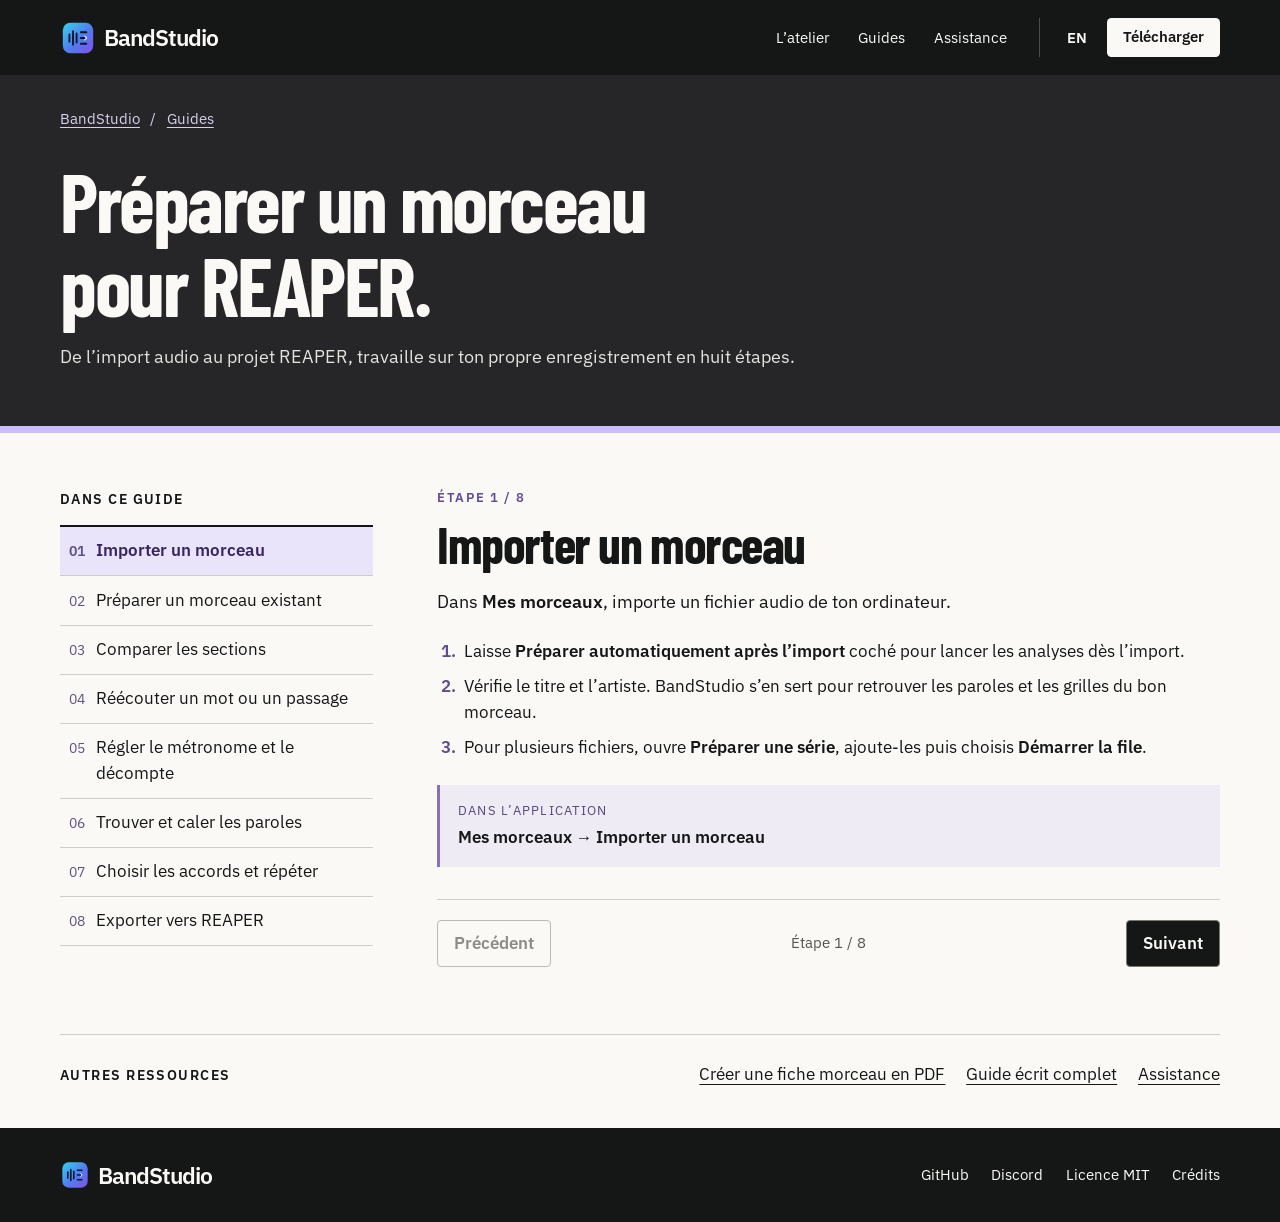
<file: site/tutoriel.html>
<!doctype html>
<html lang="fr">
<head>
<meta charset="utf-8">
<meta name="viewport" content="width=device-width, initial-scale=1">
<meta name="theme-color" content="#151717">
<title>Préparer un morceau pour REAPER · BandStudio</title>
<meta name="description" content="De l’import audio au projet REAPER, travaille sur ton propre enregistrement en huit étapes.">
<link rel="canonical" href="https://herve8940.github.io/BandStudio/tutoriel.html">
<link rel="alternate" hreflang="fr" href="https://herve8940.github.io/BandStudio/tutoriel.html">
<link rel="alternate" hreflang="en" href="https://herve8940.github.io/BandStudio/tutorial.html">
<link rel="alternate" hreflang="x-default" href="https://herve8940.github.io/BandStudio/tutoriel.html">
<link rel="sitemap" type="application/xml" href="sitemap.xml">
<meta property="og:type" content="website"><meta property="og:site_name" content="BandStudio">
<meta property="og:locale" content="fr_FR"><meta property="og:url" content="https://herve8940.github.io/BandStudio/tutoriel.html">
<meta property="og:title" content="Préparer un morceau pour REAPER · BandStudio"><meta property="og:description" content="De l’import audio au projet REAPER, travaille sur ton propre enregistrement en huit étapes.">
<meta property="og:image" content="https://herve8940.github.io/BandStudio/assets/editor-review.jpg"><meta property="og:image:alt" content="Éditeur de BandStudio sur un projet de démonstration"><meta name="twitter:card" content="summary_large_image">
<link rel="icon" href="assets/icon.svg" type="image/svg+xml">
<link rel="preload" href="assets/fonts/barlow-condensed-latin-700-normal.woff2" as="font" type="font/woff2" crossorigin>
<link rel="stylesheet" href="style.css"><link rel="stylesheet" href="tutorial.css">
<script src="tutorial.js" defer></script>

</head>
<body><a class="skip" href="#contenu">Aller au contenu</a>
<header class="top"><div class="wrap mast">
  <a class="brand" href="./" aria-label="Accueil BandStudio"><img src="assets/icon.svg" alt="" width="36" height="36">BandStudio</a>
  <nav aria-label="Navigation principale"><a href="./#atelier">L’atelier</a><a href="./#guides">Guides</a><a href="./#communaute">Assistance</a></nav>
  <div class="mast-end"><a class="lang" href="tutorial.html" lang="en" hreflang="en" aria-label="Read in English">EN</a><a class="button small" href="./#telecharger">Télécharger</a></div>
</div></header>
<main id="contenu">
  <div class="guide-title"><div class="wrap">
    <nav class="crumb" aria-label="Fil d’Ariane"><a href="./">BandStudio</a><span>/</span><a href="./#guides">Guides</a></nav>
    <h1>Préparer un morceau pour REAPER.</h1><p>De l’import audio au projet REAPER, travaille sur ton propre enregistrement en huit étapes.</p>
  </div></div>
  <div class="wrap tutorial-layout"><aside class="guide-index">
    <h2>Dans ce guide</h2><nav class="tutorial-nav" aria-label="Étapes du guide"><a href="#step-1" data-step-link="0"><span>01</span>Importer un morceau</a>
<a href="#step-2" data-step-link="1"><span>02</span>Préparer un morceau existant</a>
<a href="#step-3" data-step-link="2"><span>03</span>Comparer les sections</a>
<a href="#step-4" data-step-link="3"><span>04</span>Réécouter un mot ou un passage</a>
<a href="#step-5" data-step-link="4"><span>05</span>Régler le métronome et le décompte</a>
<a href="#step-6" data-step-link="5"><span>06</span>Trouver et caler les paroles</a>
<a href="#step-7" data-step-link="6"><span>07</span>Choisir les accords et répéter</a>
<a href="#step-8" data-step-link="7"><span>08</span>Exporter vers REAPER</a></nav>
  </aside><div id="tutorial-content" class="tutorial-content"><section id="step-1" class="tutorial-step" data-step="0">
<p class="kicker">Étape 1 / 8</p>
<h2>Importer un morceau</h2>
<p class="tutorial-lead">Dans <strong>Mes morceaux</strong>, importe un fichier audio de ton ordinateur.</p>
<ol>
<li>Laisse <strong>Préparer automatiquement après l’import</strong> coché pour lancer les analyses dès l’import.</li>
<li>Vérifie le titre et l’artiste. BandStudio s’en sert pour retrouver les paroles et les grilles du bon morceau.</li>
<li>Pour plusieurs fichiers, ouvre <strong>Préparer une série</strong>, ajoute-les puis choisis <strong>Démarrer la file</strong>.</li>
</ol>
<div class="tutorial-command">
<small>DANS L’APPLICATION</small>
<strong>Mes morceaux → Importer un morceau</strong>
</div>
</section>
<section id="step-2" class="tutorial-step" data-step="1">
<p class="kicker">Étape 2 / 8</p>
<h2>Préparer un morceau existant</h2>
<p class="tutorial-lead">Ouvre le morceau dans <strong>Éditeur du morceau</strong> puis choisis <strong>1 · Préparer</strong>.</p>
<ol>
<li>Les moteurs installés séparent les instruments et analysent le tempo, les sections, les paroles et les accords. Les guides sont générés à la fin.</li>
<li>Pour ajouter un moteur sur Windows, ouvre <strong>Réglages → Analyses locales</strong>. Une analyse particulière peut être relancée dans <strong>Préparation détaillée</strong>.</li>
<li>À la fin, l’éditeur passe à <strong>Écouter et corriger</strong>. Un nouveau lancement réutilise les étapes terminées et conserve tes corrections manuelles.</li>
</ol>
<div class="tutorial-command">
<small>DANS L’APPLICATION</small>
<strong>Éditeur du morceau → 1 · Préparer</strong>
</div>
</section>
<section id="step-3" class="tutorial-step" data-step="2">
<p class="kicker">Étape 3 / 8</p>
<h2>Comparer les sections</h2>
<p class="tutorial-lead">Dans l’éditeur, ouvre <strong>Sections</strong> pour comparer la structure du morceau.</p>
<ol>
<li>La frise <strong>Avant</strong> montre les sections de départ. <strong>Préparée</strong> montre les sections enregistrées après l’analyse.</li>
<li>Clique sur une modification puis sur <strong>Cadrer le changement</strong> pour voir la même zone sur les deux frises.</li>
<li>Utilise <strong>Écouter ce passage</strong> pour entendre le départ. Le bouton <strong>Modifier</strong> de la section permet d’ajuster sa limite.</li>
</ol>
<div class="tutorial-command">
<small>DANS L’APPLICATION</small>
<strong>Éditeur du morceau → Sections</strong>
</div>
<figure class="tutorial-example">
<img src="assets/structure-comparison.png" alt="Frises Avant et Préparée sur une même échelle" loading="lazy">
<figcaption>Les deux frises comparent les limites de sections au même instant.</figcaption>
</figure>
</section>
<section id="step-4" class="tutorial-step" data-step="3">
<p class="kicker">Étape 4 / 8</p>
<h2>Réécouter un mot ou un passage</h2>
<p class="tutorial-lead">Ouvre <strong>2 · Écouter et corriger</strong>. La liste <strong>Écoute ciblée</strong> apparaît quand un passage demande ton attention.</p>
<ol>
<li>Choisis une ligne de paroles, un accord, une section ou un repère de mesure dans <strong>Passage à vérifier</strong>. L’éditeur ouvre l’onglet correspondant.</li>
<li>Clique sur <strong>Écouter ce passage</strong>. BandStudio joue un court extrait autour du repère puis restaure ta boucle précédente.</li>
<li>Si une correction est nécessaire, clique sur <strong>Modifier dans l’éditeur</strong>. <strong>Passage suivant</strong> permet de poursuivre l’écoute.</li>
</ol>
<div class="tutorial-command">
<small>DANS L’APPLICATION</small>
<strong>Écoute ciblée → Écouter ce passage</strong>
</div>
<figure class="tutorial-example">
<img src="assets/editor-review.jpg" alt="Écoute ciblée ouverte sur un accord du refrain dans l’éditeur" loading="lazy">
<figcaption>Dans cet exemple, l’éditeur signale un accord à l’entrée du refrain.</figcaption>
</figure>
</section>
<section id="step-5" class="tutorial-step" data-step="4">
<p class="kicker">Étape 5 / 8</p>
<h2>Régler le métronome et le décompte</h2>
<p class="tutorial-lead">Dans <strong>Éditeur du morceau → Métronome</strong>, écoute le départ, une reprise et la fin.</p>
<ol>
<li>Choisis la grille détectée pour suivre les variations du morceau. Elle complète les pulsations manquantes. Le mode fixe permet de saisir un tempo constant.</li>
<li>Place le curseur sur un premier temps puis utilise <strong>Placer le « 1 » à la tête de lecture</strong>. Vérifie le nombre de temps par mesure et le décompte.</li>
<li>Clique sur <strong>Appliquer au morceau</strong> après avoir modifié les champs. Tu peux ensuite protéger le calage contre une nouvelle analyse.</li>
</ol>
<div class="tutorial-command">
<small>DANS L’APPLICATION</small>
<strong>Éditeur du morceau → Métronome</strong>
</div>
</section>
<section id="step-6" class="tutorial-step" data-step="5">
<p class="kicker">Étape 6 / 8</p>
<h2>Trouver et caler les paroles</h2>
<p class="tutorial-lead">Dans <strong>Fiche morceau</strong>, clique sur <strong>Corriger les paroles et recaler</strong>.</p>
<ol>
<li>BandStudio essaie le titre complet puis simplifié. Il peut consulter LRCLIB, lyrics.ovh, Paroles.net et Paroles2Chansons, ainsi que les catalogues d’artistes.</li>
<li>Les mots sont calés sur le chant de ton enregistrement. Une version synchronisée compatible aide à distinguer les refrains répétés et les intros de clip.</li>
<li>Réécoute les lignes signalées. Pour charger ton propre fichier LRC ou SRT, ouvre <strong>Éditeur du morceau → Paroles → Corriger ou importer les paroles</strong>.</li>
</ol>
<div class="tutorial-command">
<small>DANS L’APPLICATION</small>
<strong>Fiche morceau → Corriger les paroles et recaler</strong>
</div>
</section>
<section id="step-7" class="tutorial-step" data-step="6">
<p class="kicker">Étape 7 / 8</p>
<h2>Choisir les accords et répéter</h2>
<p class="tutorial-lead">Dans <strong>Éditeur du morceau → Accords</strong>, compare les grilles au passage que tu entends.</p>
<ol>
<li><strong>Ouvrir la grille</strong> affiche la source. <strong>Utiliser cette grille</strong> applique ton choix au morceau.</li>
<li>Choisis un capo si nécessaire. La fiche et le prompteur affichent alors les accords à jouer avec ce réglage.</li>
<li>Dans <strong>Pistes</strong>, choisis <strong>Mon instrument</strong>, écoute-le en solo ou joue avec l’accompagnement. Tu peux ralentir et boucler le passage.</li>
</ol>
<div class="tutorial-command">
<small>DANS L’APPLICATION</small>
<strong>Éditeur du morceau → Accords</strong>
</div>
</section>
<section id="step-8" class="tutorial-step" data-step="7">
<p class="kicker">Étape 8 / 8</p>
<h2>Exporter vers REAPER</h2>
<p class="tutorial-lead">Ouvre <strong>3 · Exporter vers REAPER</strong> lorsque le morceau est prêt.</p>
<ol>
<li>Enregistre les notes et applique les réglages en cours. Tu peux consigner ta propre écoute dans <strong>Ma vérification à l’écoute (facultative)</strong>.</li>
<li>Choisis <strong>Vérifier et exporter le projet</strong> ou <strong>Vérifier et ouvrir dans REAPER</strong>. BandStudio contrôle les médias avant l’export.</li>
<li>Garde le fichier <strong>.rpp</strong> avec son dossier <strong>Audio</strong>. Chaque export crée un nouveau dossier.</li>
</ol>
<div class="tutorial-command">
<small>DANS L’APPLICATION</small>
<strong>Projet REAPER → Vérifier et ouvrir dans REAPER</strong>
</div>
</section>
    <div class="tutorial-controls" hidden><button type="button" id="tutorialPrevious">Précédent</button><span id="tutorialStatus" role="status"></span><button type="button" id="tutorialNext">Suivant</button></div>
  </div></div>
  <div class="wrap guide-end"><p>Autres ressources</p><a href="fiche-morceau.html">Créer une fiche morceau en PDF</a><a href="https://github.com/herve8940/BandStudio/blob/main/docs/BANDSTUDIO_TUTORIEL_fr.md">Guide écrit complet</a><a href="./#communaute">Assistance</a></div>
</main><footer><div class="wrap foot"><a class="brand" href="./"><img src="assets/icon.svg" alt="" width="30" height="30">BandStudio</a>
    <nav aria-label="Pied de page"><a href="https://github.com/herve8940/BandStudio">GitHub</a><a href="https://discord.gg/5UnQPdMUpR">Discord</a><a href="https://github.com/herve8940/BandStudio/blob/main/LICENSE">Licence MIT</a><a href="https://github.com/herve8940/BandStudio/blob/main/THIRD_PARTY_NOTICES.md">Crédits</a></nav></div></footer></body></html>
</file>
<file: site/style.css>
@font-face {
  font-family: "Barlow Condensed"; font-style: normal; font-weight: 700; font-display: swap;
  src: url("assets/fonts/barlow-condensed-latin-700-normal.woff2") format("woff2");
}
@font-face {
  font-family: "IBM Plex Sans"; font-style: normal; font-weight: 400; font-display: swap;
  src: url("assets/fonts/ibm-plex-sans-latin-400-normal.woff2") format("woff2");
}
@font-face {
  font-family: "IBM Plex Sans"; font-style: normal; font-weight: 600; font-display: swap;
  src: url("assets/fonts/ibm-plex-sans-latin-600-normal.woff2") format("woff2");
}
:root {
  --ink: #151717; --paper: #faf9f5; --white: #fff; --mute: #535651;
  --rule: #cecec5; --lilac: #cbbdff; --on-dark: #e4e3de;
  --display: "Barlow Condensed", "Arial Narrow", sans-serif;
  font-family: "IBM Plex Sans", Arial, sans-serif; line-height: 1.55;
  color: var(--ink); background: var(--paper);
}
* { box-sizing: border-box; }
body, h1, h2, h3, p, figure { margin: 0; }
html { scroll-padding-top: 1rem; }
body { font-size: 1.04rem; }
[hidden] { display: none !important; }
a { color: inherit; text-underline-offset: .22em; text-decoration-thickness: 1px; }
a:hover { text-decoration-thickness: 2px; }
:focus-visible { outline: 3px solid #8161de; outline-offset: 5px; }
img { display: block; max-width: 100%; }
button { font: inherit; cursor: pointer; }
.wrap { width: min(1160px, calc(100% - 7.5rem)); margin-inline: auto; }
.section { padding-block: clamp(4rem, 7.5vw, 6.75rem); }
h1, h2, h3 { line-height: 1.03; text-wrap: balance; }
h1, h2 { font-family: var(--display); font-weight: 700; }
h2 { font-size: clamp(2.8rem, 5.4vw, 5rem); letter-spacing: -.028em; }
h3 { font-size: clamp(1.4rem, 2.2vw, 2rem); font-weight: 600; letter-spacing: -.04em; }
p { text-wrap: pretty; }
.skip { position: absolute; z-index: 6; left: 1rem; top: -8rem; padding: .7rem 1rem; background: white; color: var(--ink); }
.skip:focus { top: .5rem; }
.top, footer { background: var(--ink); color: var(--paper); }
.mast { min-height: 4.7rem; display: flex; align-items: center; gap: 2rem; }
.brand { display: inline-flex; align-items: center; gap: .52rem; font-size: 1.46rem; letter-spacing: -.055em; font-weight: 600; text-decoration: none; }
.mast nav, .mast-end, .foot nav { display: flex; align-items: center; gap: 1.8rem; }
.mast nav { margin-left: auto; }
.mast nav a, .lang, .foot nav a { font-size: .94rem; text-decoration: none; }
.mast nav a:hover, .lang:hover, .foot nav a:hover { color: var(--lilac); text-decoration: underline; }
.mast-end { gap: 1.25rem; border-left: 1px solid #4c4d47; padding-left: 1.65rem; }
.lang { font-weight: 600; }
.button { display: inline-flex; align-items: center; justify-content: center; min-height: 3.1rem; padding: .72rem 1.3rem; border: 1px solid transparent; border-radius: .28rem; font-weight: 600; line-height: 1.28; text-decoration: none; }
.button.small { min-height: 2.42rem; padding: .45rem .95rem; background: var(--paper); color: var(--ink); font-size: .92rem; }
.button.main { background: var(--lilac); color: #1e192b; }
.button.dark { background: var(--ink); color: var(--paper); }
.button.outline { border-color: #838781; }
.button:hover { background: #e1d8ff; color: #20182f; border-color: #9783d4; }
.actions { display: flex; flex-wrap: wrap; align-items: center; gap: 1.5rem; }
.under { font-weight: 600; }
.hero { position: relative; isolation: isolate; overflow: hidden; background: #141616; color: var(--paper); }
.hero-photo { position: absolute; inset: 0 0 0 30%; z-index: -1; }
.hero-photo img { width: 100%; height: 100%; object-fit: cover; object-position: 65% 53%; }
.hero-photo::after { content: ""; position: absolute; inset: 0; background: linear-gradient(90deg,#141616 0%,rgb(20 22 22 / .83) 13%,rgb(20 22 22 / .23) 37%,transparent 64%); }
.hero-inner { min-height: clamp(32rem, 41vw, 43rem); display: flex; align-items: center; }
.hero-copy { padding-block: 3.75rem 4.1rem; max-width: min(56%, 41rem); }
.kicker, .guide-tag, .spec, .guide-end > p { font-size: .83rem; line-height: 1.35; font-weight: 600; letter-spacing: .12em; text-transform: uppercase; }
.hero .kicker { color: var(--lilac); display: flex; gap: .8rem; align-items: center; }
.hero .kicker::before { content: ""; width: 2.1rem; height: 2px; background: currentColor; }
.hero h1 { margin: 1rem 0 1.5rem; font-size: clamp(4.8rem, 8.5vw, 8rem); letter-spacing: -.032em; line-height: .9; }
.hero h1 em { color: var(--lilac); font-style: normal; }
.hero-lead { color: #e2e2da; max-width: 26rem; font-size: clamp(1.07rem, 1.55vw, 1.3rem); line-height: 1.48; }
.hero .actions { margin-top: 1.85rem; }
.edition { background: #e6dfff; color: #332c41; }
.edition-inner { display: flex; align-items: center; min-height: 3.45rem; gap: 1.45rem; font-size: .91rem; }
.edition-inner > span + span { border-left: 1px solid #afa2c8; padding-left: 1.45rem; }
.edition-inner i { font-style: normal; color: #6c617f; margin-inline: .3rem; }
.edition-inner a { margin-left: auto; }
.section-intro { display: flex; align-items: flex-end; justify-content: space-between; gap: 2rem; margin-bottom: 2.55rem; }
.section-intro > p { color: var(--mute); flex: 0 1 22rem; }
.section-intro .kicker, .more .kicker { color: #635194; margin-bottom: .65rem; }
.viewer { border: 1px solid var(--rule); border-top: 3px solid var(--ink); }
.view-switch { display: flex; flex-wrap: wrap; padding-inline: 1.4rem; gap: 1.65rem; border-bottom: 1px solid var(--rule); }
.view-switch a { display: block; padding: .85rem .05rem .72rem; border-bottom: 3px solid transparent; font-weight: 600; text-decoration: none; }
.view-switch a[aria-current], .view-switch a:hover { border-color: #7152b7; color: #583891; }
.work-view { display: grid; grid-template-columns: minmax(13rem,.62fr) minmax(0,1.6fr); }
.work-view + .work-view { border-top: 1px solid var(--rule); }
.view-copy { padding: clamp(1.35rem,3.6vw,3.4rem); align-self: center; }
.view-copy p, .guide-cards p:not(.guide-tag), .platforms p:not(.spec) { margin-top: .95rem; }
.view-copy p, .guide-cards p, .platforms p { color: var(--mute); }
.release-preview { min-width: 0; background: #d8d2e9; display: grid; align-items: center; padding: clamp(1rem,2.8vw,2.6rem); aspect-ratio: 2.03; }
.release-preview img { margin: auto; width: 100%; max-height: 21rem; object-fit: contain; box-shadow: 0 .6rem 1.4rem #31284726; }
.guide-band { background: #edeae1; }
.guide-cards, .platforms { display: grid; grid-template-columns: 1fr 1fr; gap: 2.25rem; }
.guide-cards article, .platforms article { padding: 1.5rem 0 .5rem; border-top: 2px solid var(--ink); }
.guide-tag { margin-bottom: 1.05rem; color: #655482; }
.guide-cards p, .platforms p { max-width: 32rem; }
.guide-cards a { display: inline-block; font-weight: 600; margin-top: 1.25rem; }
.platforms article { display: flex; flex-direction: column; align-items: flex-start; }
.platforms h3 { font-family: var(--display); font-size: 2.65rem; }
.platforms .spec { color: #5c4d7b; margin: .55rem 0 .25rem; letter-spacing: .04em; }
.platforms .fine { font-size: .94rem; padding-bottom: 1.65rem; }
.platforms .button { margin-top: auto; }
.more { background: #232624; color: var(--on-dark); }
.more .kicker { color: var(--lilac); }
.support-grid { display: grid; grid-template-columns: .8fr 1fr; gap: 5rem; }
.support-grid > div > p:not(.kicker) { margin: 1rem 0 1.6rem; max-width: 28rem; }
.faq details { border-top: 1px solid #6a6e68; }
.faq details:last-child { border-bottom: 1px solid #6a6e68; }
.faq summary { cursor: pointer; padding: 1.1rem 1.7rem 1.1rem 0; list-style: none; font-weight: 600; position: relative; }
.faq summary::-webkit-details-marker { display: none; }
.faq summary::after { content: "+"; position: absolute; right: 0; font-size: 1.2rem; }
.faq details[open] summary::after { content: "−"; }
.faq p { color: #deded6; padding-bottom: 1.15rem; }
.foot { display: flex; justify-content: space-between; align-items: center; gap: 2rem; padding-block: 1.8rem; }
.foot nav { flex-wrap: wrap; gap: 1.4rem; }
@media (max-width: 850px) {
  .wrap { width: calc(100% - 3rem); }
  .mast { gap: 1.1rem; }
  .mast nav, .mast-end { gap: .95rem; }
  .mast-end { padding-left: 1rem; }
  .hero-copy { max-width: 60%; }
  .section-intro, .support-grid { gap: 1.5rem; }
  .hero h1 { font-size: clamp(4.25rem,9vw,5.5rem); }
}
@media (max-width: 640px) {
  .wrap { width: calc(100% - 2.25rem); }
  .mast { min-height: 0; flex-wrap: wrap; gap: .5rem; padding-block: .75rem .55rem; }
  .mast .brand { font-size: 1.25rem; }
  .mast .brand img { width: 30px; height: 30px; }
  .mast-end { margin-left: auto; padding: 0; border: 0; }
  .mast nav { order: 2; width: 100%; margin: 0; gap: 1.3rem; padding-top: .25rem; }
  .mast nav a { font-size: .9rem; }
  .hero-inner { min-height: auto; }
  .hero-copy { max-width: 100%; padding: clamp(7.8rem,33vw,12rem) 0 2.25rem; }
  .hero-photo { inset: 0 0 auto 0; height: 80%; }
  .hero-photo img { object-position: 68% 32%; }
  .hero-photo::after { background: linear-gradient(0deg,#141616 0%,rgb(20 22 22 / .88) 28%,rgb(20 22 22 / .24) 70%,transparent); }
  .hero h1 { font-size: clamp(3.9rem,15.8vw,5.6rem); margin-block: .8rem 1.2rem; }
  .hero-lead { max-width: 30rem; font-size: 1.04rem; }
  .hero .actions { gap: 1rem; margin-top: 1.4rem; }
  .edition-inner { display: grid; grid-template-columns: 1fr auto; gap: .15rem 1rem; min-height: 3.6rem; font-size: .83rem; padding-block: .55rem; }
  .edition-inner > span + span { grid-row: 2; border: 0; padding-left: 0; }
  .edition-inner a { grid-column: 2; grid-row: 1 / 3; }
  .edition-inner i { margin-inline: 0; }
  .section { padding-block: 3.6rem; }
  .section-intro { display: block; margin-bottom: 1.6rem; }
  .section-intro > p { margin-top: .9rem; }
  .work-view, .guide-cards, .platforms, .support-grid { grid-template-columns: 1fr; }
  .view-switch { padding-inline: 1rem; gap: 1rem; }
  .view-switch a { font-size: .94rem; }
  .view-copy { padding: 1.3rem 1rem; }
  .release-preview { padding: .7rem; }
  .guide-cards, .platforms { gap: 2rem; }
  .foot { align-items: flex-start; flex-direction: column; gap: 1rem; }
}
</file>
<file: desktop/studio/web/studio.css>
:root{color-scheme:dark;--bg:#0b1121;--panel:#141d31;--raised:#1c2840;--border:#303e59;--text:#e5ebfa;--muted:#9daecb;--purple:#a778fa;--cyan:#35d3e9;--green:#67dfb1;--red:#fb7185;font-family:-apple-system,BlinkMacSystemFont,"Segoe UI",sans-serif;font-size:13px}*{box-sizing:border-box}body{margin:0;background:var(--bg);color:var(--text);display:flex;height:100vh;overflow:hidden}button,input,select,textarea{font:inherit}button{color:var(--text);background:var(--raised);border:1px solid var(--border);border-radius:9px;padding:9px 13px;cursor:pointer;white-space:nowrap;transition:background .15s,border-color .15s}button:hover{background:#293955;border-color:#617798}button:disabled{opacity:.4;cursor:default}button:focus-visible,input:focus-visible,textarea:focus-visible,select:focus-visible{outline:2px solid var(--cyan);outline-offset:3px}button.primary{background:linear-gradient(120deg,#8152e5,#6442bc);border-color:#a181e3;color:#fff;font-weight:600}input,select,textarea{background:#0c1425;border:1px solid var(--border);color:var(--text);border-radius:7px;padding:9px;width:100%}label{display:block;color:var(--muted);font-size:12px}label input,label select{margin-top:7px}input[type=range]{padding:0;accent-color:var(--purple)}input[type=checkbox]{width:auto}h1,h2,h3,p{margin:0}h1{font-size:23px;font-weight:650;letter-spacing:-.6px;max-width:700px;white-space:nowrap;overflow:hidden;text-overflow:ellipsis}h2{font-size:27px;letter-spacing:-.7px}h3{font-size:18px;letter-spacing:-.4px}p{color:var(--muted);line-height:1.7}small{display:block;color:var(--muted);line-height:1.6;font-size:11px}.spacer{flex:1}.rail{width:84px;flex-shrink:0;padding:20px 9px 14px;border-right:1px solid #25314a;display:flex;align-items:stretch;flex-direction:column;background:#0e1628;gap:9px}.brand{font-size:35px;font-weight:800;letter-spacing:-9px;color:var(--purple);text-align:center;margin:0 6px 23px 0}.brand span{color:var(--cyan);font-size:30px}.nav{border:1px solid transparent;background:none;padding:10px 2px;white-space:normal;display:flex;flex-direction:column;align-items:center;gap:7px;color:var(--muted);font-size:10px}.nav b{font-size:23px;font-weight:400;line-height:1}.nav.active{background:linear-gradient(140deg,#513589,#2b244f);border-color:#6d4ba6;color:#e9dcff}.version{text-align:center;font-size:10px;color:#7e8eac}.app{flex:1;min-width:0;display:flex;flex-direction:column}header{display:flex;justify-content:space-between;align-items:center;gap:20px;padding:25px 29px 24px;border-bottom:1px solid #24324a}.eyebrow{font-size:10px;font-weight:650;letter-spacing:1.7px;color:var(--muted);margin-bottom:9px}.eyebrow .dot{margin:0 7px}.dot{display:inline-block;width:6px;height:6px;border-radius:50%;background:var(--cyan);vertical-align:middle}.header-actions{display:flex;gap:9px}.header-actions button{padding:11px 15px}main{flex:1;min-height:0;overflow:auto;padding:22px 28px 28px}.view[hidden],[hidden]{display:none!important}.toolbar{display:flex;justify-content:space-between;gap:14px;margin-bottom:23px}.toolbar>div:last-child{display:flex;gap:6px}.segmented{display:flex;gap:3px;background:#10192b;border:1px solid var(--border);border-radius:10px;padding:3px}.segmented button{border:0;background:transparent;font-size:11px;padding:7px 11px;color:var(--muted)}.segmented button.active{background:#403164;color:#eedfff}.workspace-grid{display:grid;grid-template-columns:minmax(0,1fr) 232px;gap:18px}.arrangement{border:1px solid var(--border);border-radius:13px;overflow:hidden;background:#10192b;min-width:0;align-self:start}.arrangement-top{display:flex;justify-content:space-between;padding:15px;background:#182239;border-bottom:1px solid var(--border);font-size:10px;letter-spacing:1.2px;color:var(--muted)}.timeline-head{display:flex;min-height:49px;border-bottom:1px solid #293650}.track-label{flex:0 0 177px;padding:13px 11px;color:var(--muted);font-size:9px;letter-spacing:1px;display:flex;align-items:center;justify-content:space-between;border-right:1px solid var(--border)}.track-label button{padding:1px 6px;background:none;font-size:15px;border:0}.timeline{position:relative;flex:1;min-width:0;overflow:hidden}.section{position:absolute;top:8px;height:32px;border:1px solid #7b56b4;border-left-width:3px;border-radius:4px;background:#352852;color:#e8d5ff;padding:6px 7px;font-size:10px;overflow:hidden;text-overflow:ellipsis;white-space:nowrap;text-align:left}.section:nth-child(3n+2){background:#153f4c;border-color:#2d8598;color:#a4eff9}.section:nth-child(3n){background:#34374d;border-color:#687098}.section.selected{outline:2px solid #c6a5ff;outline-offset:-2px}.cues-line{min-height:35px}.cue-pin{position:absolute;font-size:10px;top:4px;max-width:150px;background:none;border:0;border-left:2px solid #f7c671;color:#f7c671;border-radius:0;padding:5px;overflow:hidden;text-overflow:ellipsis}.ruler{min-height:27px}.ruler .track-label{font-size:8px;padding:7px 11px}.ruler-mark{position:absolute;top:8px;font-size:9px;color:#7f91b0;border-left:1px solid #46536c;padding-left:4px}.track{display:flex;border-bottom:1px solid #25334b;min-height:101px}.track:last-child{border-bottom:0}.track-controls{width:177px;flex-shrink:0;background:#172138;border-right:1px solid var(--border);padding:12px 11px}.track-top{display:flex;align-items:center;gap:8px;margin-bottom:8px}.track-color{height:17px;width:3px;border-radius:4px;flex-shrink:0}.track-name{font-size:11px;font-weight:600;overflow:hidden;text-overflow:ellipsis;white-space:nowrap}.track-controls small{font-size:9px;margin:2px 0}.track-buttons{display:flex;align-items:center;gap:5px}.track-buttons button{font-size:10px;padding:3px 7px;border-radius:5px}.track-buttons button.on{background:#544177;color:#f1d6ff;border-color:#9e7dcb}.track-buttons button.solo.on{background:#63532b;border-color:#c4a64e;color:#ffe6a0}.track-buttons input{width:70px;margin-left:3px;height:14px}.track-wave{flex:1;position:relative;min-width:0;cursor:crosshair;background:repeating-linear-gradient(90deg,transparent 0,transparent calc(12.5% - 1px),#ffffff05 calc(12.5% - 1px),#ffffff05 12.5%)}.track-wave canvas{display:block;width:100%;height:100px}.playhead{position:absolute;top:0;bottom:0;width:1px;background:#e5eefb;pointer-events:none;box-shadow:0 0 5px #ffffff40;z-index:4}.loop-shade{position:absolute;top:0;bottom:0;background:#a778fa14;border-left:1px solid #ae8aeb;border-right:1px solid #ae8aeb;pointer-events:none;z-index:2}.track.inactive .track-wave{opacity:.34}.inspector{border:1px solid var(--border);border-radius:13px;background:var(--panel);padding:20px 16px;align-self:start}.inspector h2{font-size:19px;line-height:1.3;margin-bottom:10px}.inspector p{font-size:11px}.range-inputs{display:flex;gap:9px;margin:18px 0 12px}.range-inputs>label{flex:1;min-width:0}.range-inputs input{font-variant-numeric:tabular-nums;padding:8px}.wide{width:100%;margin:4px 0;font-size:11px}.wide.active{background:#3b2c5a;border-color:#a778fa}.divider{height:1px;background:var(--border);margin:20px 0}.cue-list{display:flex;flex-direction:column;gap:7px;max-height:200px;overflow:auto}.cue-row{display:flex;align-items:center;gap:8px}.cue-row button:first-child{flex:1;min-width:0;text-align:left;overflow:hidden;text-overflow:ellipsis;font-size:11px;background:none;border:0;padding:6px 0;color:#f3cf8d}.cue-row button:last-child{padding:2px 5px;font-size:12px;background:none;border:0}.notes-label textarea{resize:vertical;min-height:88px;margin-top:10px;font-size:12px;line-height:1.6}.page-heading{margin:14px 0 27px}.page-heading h2{margin-bottom:12px}.cards{display:grid;grid-template-columns:repeat(3,minmax(0,1fr));gap:18px;margin-bottom:24px}.cards article{border:1px solid var(--border);background:var(--panel);padding:25px;border-radius:15px;display:flex;flex-direction:column;gap:16px}.cards article p{font-size:12px}.cards article button{align-self:flex-start;margin-top:auto}.step{font-size:13px;color:var(--purple);font-weight:700}.metric{display:flex;align-items:baseline;gap:10px;padding:10px 0}.metric>span{font-size:40px;font-weight:600;font-variant-numeric:tabular-nums}.feature-note{padding:16px 0;color:#b9d9cf;font-size:12px;line-height:1.8}.callout{background:#131f31;border:1px solid var(--border);border-radius:13px;padding:24px;max-width:1000px}.callout p{font-size:12px;margin:10px 0}.callout button{margin-top:10px}.record-panel{background:var(--panel);border:1px solid var(--border);border-radius:15px;padding:26px;margin-bottom:24px;display:flex;align-items:center;gap:20px}.record-panel>div{flex:1}.record-panel h3{margin-bottom:10px}.record-panel p{font-size:12px;margin-bottom:9px}.record-button{background:#442636;border-color:#965064;color:#ffc2cb}.empty{text-align:center;padding:65px 0}.empty-mark{width:80px;height:80px;line-height:80px;border-radius:24px;background:linear-gradient(135deg,#3b2868,#143644);border:1px solid #5d467d;color:var(--purple);font-size:41px;margin:0 auto 26px}.empty h2{font-size:38px;font-weight:600;line-height:1.22;margin:17px 0}.empty p{margin:22px 0}.empty small{margin-top:20px}footer{display:flex;align-items:center;gap:23px;border-top:1px solid var(--border);background:#121c30;padding:17px 27px;flex-shrink:0}.transport-buttons{display:flex;gap:9px;align-items:center}.transport-buttons button{width:37px;height:37px;padding:0;border:0;background:none;font-size:16px}.transport-buttons .play{height:44px;width:44px;background:linear-gradient(135deg,#9567e7,#6441b0);border-radius:50%;color:white}.transport-buttons .rec{color:var(--red);font-size:23px}.transport-buttons .rec.active{background:#7a3044}.time{font-variant-numeric:tabular-nums;min-width:135px;display:flex;align-items:baseline;gap:7px}.time strong{font-size:20px;font-weight:500}.time span{font-size:11px;color:var(--muted)}footer label{display:flex;align-items:center;gap:9px;font-size:11px}footer label select,footer label input{margin:0;padding:7px;width:77px}footer label input{width:53px}footer label span{white-space:nowrap}.local-status{font-size:10px;color:var(--muted);white-space:nowrap;display:flex;align-items:center;gap:7px}#notice{margin:12px 28px 0;border:1px solid #58637c;background:#202b43;border-radius:9px;padding:11px 15px;font-size:12px;line-height:1.5}#job{margin:12px 28px 0;background:#25213e;border:1px solid #614886;border-radius:10px;padding:12px 16px;display:flex;gap:16px;align-items:center}#job>div{flex:1;min-width:0}#job strong{font-size:12px}#job small{max-width:850px;white-space:nowrap;text-overflow:ellipsis;overflow:hidden}.spinner{width:18px;height:18px;border:2px solid #534270;border-top-color:var(--purple);border-radius:50%;animation:spin 1s linear infinite}@keyframes spin{to{transform:rotate(360deg)}}dialog{background:var(--panel);color:var(--text);border:1px solid #6d558f;border-radius:17px;padding:28px;width:470px;box-shadow:0 25px 100px #0008}dialog::backdrop{background:#050916a8}dialog h2{font-size:23px;margin-bottom:25px}dialog>form>label{margin:16px 0}.checkbox{display:flex;align-items:center;gap:9px}.checkbox input{margin:0}.dialog-actions{display:flex;align-items:center;gap:9px;margin-top:26px}.danger{color:#ff9aad;background:none;border-color:#603344}.take-offset{max-width:130px}@media(max-width:1180px){main{padding:19px}header{padding:20px}h1{max-width:480px;font-size:20px}.workspace-grid{grid-template-columns:minmax(0,1fr) 205px;gap:12px}.track-label{flex-basis:150px}.track-controls{width:150px}.track-buttons input{width:50px}.toolbar{flex-wrap:wrap}.cards article{padding:20px}footer{gap:15px;padding:15px 20px}.local-status{display:none}.pitch{gap:5px}.record-panel{flex-wrap:wrap}}
.settings-grid{grid-template-columns:repeat(2,minmax(0,1fr))}.settings-grid article{gap:15px}.settings-grid h3{margin-bottom:8px}.settings-grid label{line-height:1.5}.settings-grid .checkbox{min-height:25px}.settings-grid input[type=number]{max-width:200px}.sticky-actions{position:sticky;bottom:-28px;display:flex;align-items:center;gap:10px;padding:18px 0;background:var(--bg);flex-wrap:wrap}.sticky-actions span{flex:1;color:var(--muted);font-size:12px;min-width:190px}.stage{padding:28px 36px;border:1px solid #58447a;border-radius:18px;background:linear-gradient(130deg,#201b3c,#102638);text-align:center}.stage-meta{display:flex;justify-content:space-between;color:#b9c9e5;font-variant-numeric:tabular-nums;margin-bottom:30px}.stage h2{font-size:44px;color:#e2cdff}.stage-chord{font-size:64px;color:#74e0e5;margin:15px 0;font-weight:650}.stage-lyric{font-size:27px;color:#f0f3ff;line-height:1.5;min-height:42px}.stage-next{margin-top:22px;font-size:13px;letter-spacing:1px;color:#dbb986}.annotation-toolbar{display:flex;gap:10px;margin:23px 0;flex-wrap:wrap}.annotation-toolbar select{width:230px}.annotation-list{border:1px solid var(--border);border-radius:12px;padding:10px;background:var(--panel)}.annotation-row{display:flex;align-items:center;gap:14px;border-bottom:1px solid #28334c;padding:10px 2px}.annotation-row:last-child{border-bottom:0}.annotation-text{flex:1;font-size:13px;line-height:1.6}.annotation-row button{font-size:11px}.annotation-list>p{padding:16px}.track-top .track-name{padding:0;background:none;border:0;text-align:left}.inspector .range-inputs>button{font-size:10px;padding:6px;flex:1}.drum-grid{margin-top:22px;overflow:auto}.drum-row{display:flex;align-items:center;gap:3px;margin:5px 0;min-width:450px}.drum-row>span{width:90px;text-align:left;flex-shrink:0;font-size:10px;color:var(--muted)}.drum-cell{padding:3px 0;flex:1;min-width:10px;background:#0e1829;border-radius:4px;font-size:12px}.drum-cell.hit{background:#65429c;color:#eee0ff}.drum-cell.beat{border-left:2px solid #7787a7}#stageCount,#countBadge{color:#ffe2a0;font-weight:700}#annotationText{min-height:90px}#linkEditor p{font-size:12px}#trackEditor small{margin-top:16px}.rail{gap:5px}.rail .brand{margin-bottom:10px}footer .speed input{width:65px}@media(max-width:1100px){.header-actions{gap:6px}.header-actions button{padding:9px;font-size:11px}h1{max-width:330px}.cards.preparation{grid-template-columns:repeat(2,minmax(0,1fr))}.annotation-row{gap:8px}.stage{padding:23px}.stage h2{font-size:37px}.annotation-row small{display:none}}
.setlist-panel{border:1px solid var(--border);border-radius:13px;padding:18px;margin-bottom:25px;background:var(--panel)}.setlist-panel .annotation-toolbar{margin-top:0}.setlist-panel input{width:220px}.setlist-panel>div>p{font-size:12px;padding:8px}
.word-current{color:#f9d799;background:#675532;border-radius:5px;padding:0 3px}

.word-edit-row{display:grid;grid-template-columns:100px 100px minmax(100px,1fr) 40px;gap:8px;margin:8px 0}.word-edit-row input{min-width:0;width:100%}#wordRows{max-height:260px;overflow:auto}#wordError{color:#f5c16c}#stageKey{color:#b9c8dc}#wordEditor{margin-top:14px}.annotation-toolbar label{min-width:130px}.rail .nav{min-height:51px}

#phoneQR{width:230px;max-width:100%;margin:12px auto;display:block;border-radius:8px}#phoneQR[hidden]{display:none}#phoneURL{width:100%;font-size:11px}#annotationEditor{max-height:90vh;overflow:auto}

.capture-channels{max-height:340px;overflow:auto}.capture-channel{display:grid;grid-template-columns:24px 60px minmax(80px,1fr);align-items:center;gap:8px;margin:6px 0}.capture-channel input[type=checkbox]{width:auto}.capture-range{display:grid;grid-template-columns:repeat(3,minmax(0,1fr));gap:8px}.capture-meter{display:grid;grid-template-columns:minmax(80px,1fr) 1fr;gap:10px;font-size:12px;margin:6px 0}.capture-meter meter{width:100%}.navigation-tools{display:flex;gap:5px;flex-wrap:wrap;margin:10px 0}.navigation-tools input{max-width:100px}

#view-takes .cards{align-items:start}#view-takes .cards article button{margin-top:0}#captureForm{display:grid;gap:12px}
</file>
<file: desktop/studio/web/preparation.css>
/* Shared visual language: the BandPilot console palette, navigation and surfaces. */
:root{--border:#374665;--muted:#a6b5cf;--green:#34d399;font-family:Inter,ui-sans-serif,system-ui,-apple-system,"Segoe UI",sans-serif}
body{background:radial-gradient(ellipse at 80% 0%,#30224744,transparent 55%),#0b1121}
.rail{width:220px;padding:22px 14px 14px;background:linear-gradient(175deg,#141d32,#0c1426);border-color:var(--border);gap:5px}
.brand{display:flex;align-items:center;gap:9px;margin:0 0 28px;text-align:left;letter-spacing:-.7px;font-size:22px;color:var(--text);font-weight:500}
.brand img{width:48px;height:48px}.brand span{font:inherit;color:inherit}.brand strong{color:#bc9bf9;font-weight:700}.brand small{font-size:8px;letter-spacing:1.5px;margin-top:3px}
.nav-label{font-size:9px;letter-spacing:1.6px;color:#879bbd;padding:7px 10px}
.nav{flex-direction:row;gap:12px;padding:12px 11px;font-size:12px;text-align:left;white-space:nowrap;min-height:44px;border-radius:10px}
.nav b{font-size:20px;width:22px;text-align:center}.nav.active{background:linear-gradient(135deg,#8152e5,#49328c);border-color:#ad8bfa;color:white;box-shadow:inset 0 0 0 1px #c5a8ff22,0 0 14px #8c56e52a}
.nav:hover:not(.active){background:#1c2840}.nav-divider{height:1px;background:var(--border);margin:10px 5px}.delivery-nav{color:#cbb7ff}
.rail-note{padding:12px 9px;font-size:11px;color:var(--text);line-height:1.8}.rail-note .dot{margin-right:7px}.rail-note small{font-size:10px;color:#8d9db9}.version{text-align:left;padding:12px 11px 0;color:#8d9db9}
header{padding:23px 28px;background:#0c1426d9;border-color:var(--border)}header .eyebrow{font-size:9px}.header-actions{flex-wrap:wrap;justify-content:flex-end}h1{font-size:22px;max-width:48vw}
.workflow{display:flex;align-items:center;gap:8px;padding:12px 28px;border-bottom:1px solid #283650;background:#0f192b;flex-shrink:0}
.workflow button{border:0;background:none;color:var(--muted);padding:5px 6px;font-size:11px}.workflow button span{display:inline-grid;place-items:center;width:22px;height:22px;border:1px solid #4a5478;border-radius:7px;margin-right:7px;color:#c7aff7;font-size:10px}.workflow button.active{color:#fff}.workflow button.active span{background:#4b347c;border-color:#a778fa}.workflow i{font-style:normal;color:#536381}.workflow strong{margin-left:auto;font-size:10px;color:#a6b5cf;font-weight:500;white-space:nowrap}.workflow .approved{color:#66e3bd}
main{padding:25px 28px}button{background:linear-gradient(160deg,#25314b,#192338);border-color:var(--border);border-radius:10px}button.primary{background:linear-gradient(135deg,#8152e5,#49328c);border-color:#ad8bfa}button:disabled:hover{filter:none}
.cards article,.delivery-layout>article{background:linear-gradient(150deg,#19233a,#10182a);border:1px solid var(--border);border-radius:16px;box-shadow:0 8px 24px #03081726}
.empty{min-height:450px}.empty-mark{background:none;border:0;box-shadow:none;width:110px;height:110px;margin-bottom:18px}.empty-mark img{width:110px;height:110px}.empty h2{font-size:48px;line-height:1.1;letter-spacing:-2px}.empty p{margin:20px 0 24px;font-size:14px;line-height:1.8}.empty small{margin-top:18px;max-width:460px}.empty .primary{padding:13px 24px}
.page-heading{margin-bottom:25px}.page-heading h2{margin-top:7px;margin-bottom:9px}.page-heading p{max-width:760px}.navigation-tools{margin-bottom:15px}.navigation-tools button{font-size:11px}
.delivery-layout{display:grid;grid-template-columns:minmax(0,1.25fr) minmax(300px,1fr);gap:22px;align-items:start}.delivery-layout>article{padding:25px}.delivery-layout h3{margin:10px 0 17px}.delivery-metrics{display:grid;grid-template-columns:repeat(3,minmax(0,1fr));gap:18px 12px;padding:20px 0;border-block:1px solid #34405d;margin:19px 0}.delivery-metrics strong{display:block;margin-top:5px;font-size:17px;font-weight:600}.delivery-metrics small{font-size:10px}
.delivery-tracks{display:grid;gap:12px;margin-bottom:20px}.delivery-track{display:flex;align-items:center;gap:10px;font-size:12px}.track-dot{width:8px;height:8px;border-radius:50%;flex-shrink:0}.delivery-track small{margin-left:auto;font-size:9px}.delivery-summary .callout{margin:22px 0 0;padding:16px}.delivery-summary .callout p{font-size:11px;margin:8px 0 0}.delivery-summary>p{font-size:11px}
.status-pill{display:inline-flex;padding:6px 11px;border-radius:20px;font-size:11px;background:#30233f;border:1px solid #77529f;color:#d2b5f7}.status-pill.approved{background:#11382e;border-color:#2b755d;color:#a5f5d7}.delivery-review>p{font-size:12px}.review-check{display:flex;gap:11px;align-items:flex-start;padding:16px 0;border-bottom:1px solid #2e3b56;color:var(--text);line-height:1.6;font-size:12px}.review-check input{margin:3px 0;width:16px;height:16px;flex-shrink:0;accent-color:#a778fa}.review-check small{font-size:10px;margin-top:3px}.delivery-review form .wide{margin-top:20px}.delivery-review>.wide{margin-bottom:10px}.delivery-review>small{font-size:10px;margin-top:12px}#validationHint{font-size:11px;margin-top:13px;line-height:1.65}
footer{background:#0c1426f2;border-color:var(--border);padding-inline:28px}.workspace-grid{grid-template-columns:minmax(0,1fr) 245px}.toolbar{flex-wrap:wrap;gap:10px}.toolbar>div:last-child{display:flex;gap:6px;flex-wrap:wrap}.cards{grid-template-columns:repeat(auto-fit,minmax(250px,1fr))}
@media(max-width:1200px){.rail{width:190px;padding-inline:10px}.brand{font-size:19px}.brand img{width:40px;height:40px}.nav{font-size:11px}.workflow{padding-inline:18px;gap:3px}.workflow button{font-size:10px;padding-inline:3px}.workflow strong{font-size:9px}main{padding:20px}.delivery-layout{gap:14px}.delivery-layout>article{padding:19px}.workspace-grid{grid-template-columns:minmax(0,1fr)}.inspector{display:grid;grid-template-columns:1fr 1fr;gap:9px}.inspector .cue-list,.inspector .notes-label{grid-column:1/-1}.inspector .divider{display:none}header{padding:20px}.header-actions button{font-size:11px;padding:8px}.local-status{font-size:10px}}
@media(max-width:900px){.rail{width:160px}.brand{font-size:16px}.brand small{font-size:6px}.nav{font-size:10px;padding:11px 7px;gap:6px}.workflow strong{display:none}.delivery-layout{grid-template-columns:1fr}.header-actions{max-width:260px}.empty h2{font-size:40px}.speed,.pitch{font-size:10px}footer{gap:10px;padding-inline:15px}}
@media(prefers-reduced-motion:reduce){*{transition:none!important}}

.instrument-choice{display:flex;align-items:center;gap:8px}.instrument-choice select{margin:0;width:auto;max-width:200px}.segmented{flex-wrap:wrap}footer{position:relative;z-index:10}.transport-buttons button{touch-action:manipulation}

/* Keep the transport reachable on Windows laptops at 125–200% scaling. */
html{height:100%}body{height:100vh;height:100dvh}.app{min-height:0;height:100%}.rail{min-height:0;overflow-y:auto}.rail>*{flex-shrink:0}.rail .spacer{flex-shrink:1}
header{flex-shrink:0}header>div:first-child{min-width:0;flex:1}header h1{max-width:100%}.header-actions{min-width:0}
footer{flex-wrap:wrap;column-gap:16px;row-gap:9px}.local-status{margin-left:auto}.workflow{overflow-x:auto}.workflow>*{flex-shrink:0}
.library-actions,.song-actions,.dialog-actions{display:flex;gap:8px;flex-wrap:wrap}.library-actions{margin:20px 0}.song-list{display:grid;gap:10px}.song-row{display:flex;align-items:center;gap:18px;padding:14px 18px;border:1px solid var(--border);border-radius:14px;background:linear-gradient(125deg,#1a253b,#111a2e)}
.song-art{width:68px;height:68px;padding:0;flex-shrink:0;overflow:hidden;border-radius:11px;background:linear-gradient(145deg,#52327a,#164751)}.song-art img{display:block;width:100%;height:100%;object-fit:cover}.song-art span{font-size:27px;color:#d2bcfa}.song-info{min-width:0;flex:1}.song-info h3{font-size:16px;overflow-wrap:anywhere}.song-info small{font-size:10px}.song-info small:first-child{letter-spacing:1.2px;margin-bottom:4px}.song-actions{justify-content:flex-end}.song-actions button{font-size:11px}.danger{color:#ffb4bc;border-color:#795064}.dialog-actions{justify-content:flex-end;margin-top:20px}#deleteProjectDialog p{margin-top:15px;max-width:480px}
.prepare-all{padding:22px;margin-bottom:22px;border:1px solid #795aa8;border-radius:15px;background:linear-gradient(110deg,#302145,#152940)}.prepare-all p{margin:10px 0;max-width:900px}.prepare-all small{margin-bottom:15px;color:#c5d1e8}.prepare-all button{margin:0 8px 5px 0}
@media(max-width:1000px){header{align-items:flex-start;gap:10px;padding:14px 18px}.header-actions{max-width:240px}.workflow{padding:6px 12px}footer{padding:10px 15px}.song-row{flex-wrap:wrap;gap:12px}.song-actions{margin-left:auto}.song-art{width:56px;height:56px}}
@media(max-height:700px){.rail{padding-top:12px}.brand{margin-bottom:12px}.rail .nav{min-height:40px;padding-block:9px}.rail-note{display:none}.version{padding-top:5px}header{padding-block:12px}.workflow{padding-block:6px}footer{padding-block:9px}#notice,#job{margin-top:6px;margin-bottom:0}}
@media(max-width:800px){.rail{width:145px;padding-inline:6px}.brand{font-size:14px}.brand img{width:30px;height:30px}.nav{gap:5px}.nav b{font-size:17px}.nav-label{font-size:8px}main{padding:15px}.workflow strong{display:none}.header-actions{max-width:210px}.header-actions button{font-size:10px}.local-status{display:none}.track-controls{width:135px}.track-label{flex-basis:135px}.song-actions{width:100%;justify-content:flex-start}}

.artwork-bar{display:flex;flex-wrap:wrap;align-items:center;gap:10px;margin:20px 0}.artwork-bar small{flex:1;min-width:160px}#artworkDialog{width:min(680px,90vw);max-height:85vh;overflow-y:auto}#artworkDialog p{margin:12px 0}#artworkForm label{display:block;margin:12px 0}#artworkForm input{display:block;width:100%;margin-top:6px}.artwork-choice{display:flex;align-items:center;gap:12px;border:1px solid var(--border);border-radius:10px;padding:12px;margin:8px 0}.artwork-choice>div{flex:1;min-width:0;overflow-wrap:anywhere}.artwork-choice small{display:block;margin-top:5px}.artwork-choice button{flex-shrink:0}
</file>
<file: desktop/studio/web/batch.css>
.cards.queue-inputs{grid-template-columns:minmax(260px,1fr) minmax(340px,1.4fr);margin-top:20px}
.queue-inputs textarea{width:100%;resize:vertical;min-height:130px}
.queue-toolbar,.queue-actions{display:flex;gap:10px;align-items:center;flex-wrap:wrap}
.queue-toolbar{margin:22px 0 14px}.queue-help{color:var(--muted,#a6b5cd);max-width:950px;font-size:13px;line-height:1.6}
.queue-items{display:grid;gap:12px;margin-top:22px}.queue-item{display:flex;justify-content:space-between;align-items:center;gap:20px;padding:20px;border:1px solid #354052;border-radius:14px;background:#18202c}
.queue-info{min-width:0}.queue-info h3{margin:8px 0;overflow-wrap:anywhere}.queue-source{display:block;overflow-wrap:anywhere;color:#9caec7}
.queue-state{font-weight:650;color:#bac8dd}.queue-state.running{color:#f5c16c}.queue-state.done{color:#69dfb1}.queue-state.error,.queue-error{color:#ffab9b}
.queue-error{white-space:pre-wrap;overflow-wrap:anywhere;max-width:820px}.queue-empty{padding:26px;border:1px dashed #46546b;border-radius:12px}
#queueMessage{padding:12px 16px;background:#243149;border-radius:10px}
@media(max-width:1100px){.cards.queue-inputs{grid-template-columns:1fr}.queue-item{align-items:flex-start;flex-direction:column}}
</file>
<file: desktop/studio/web/progress.css>
.analysis-progress{width:100%;min-width:0;display:grid;gap:6px;margin-top:8px}.analysis-progress small{font-size:11px;line-height:1.5;color:var(--muted);white-space:normal!important}.analysis-progress progress{display:block;width:100%;height:7px;appearance:none;-webkit-appearance:none;border:0;border-radius:8px;overflow:hidden;background:#ffffff12;accent-color:#ac87ed}.analysis-progress progress::-webkit-progress-bar{background:#ffffff12;border-radius:8px}.analysis-progress progress::-webkit-progress-value{background:linear-gradient(90deg,#8963cc,#72c6c8);border-radius:8px;transition:width .25s}.analysis-progress progress::-moz-progress-bar{background:#ac87ed;border-radius:8px}.analysis-progress.waiting progress{opacity:.7}.analysis-plan{display:grid;grid-template-columns:repeat(auto-fit,minmax(210px,1fr));gap:10px 24px;width:100%}.analysis-plan:empty{display:none}#job small{white-space:normal;max-width:none}#jobProgressBar{margin-top:5px}#overallProgress{margin-top:10px}#preparationProgress{margin-block:8px 14px}.queue-info .analysis-progress{max-width:650px}@media(prefers-reduced-motion:reduce){.analysis-progress progress::-webkit-progress-value{transition:none}}
</file>
<file: desktop/studio/web/support.css>
#view-support{max-width:1000px;margin:auto}#view-support .support-panel{background:var(--panel);border:1px solid var(--border);border-radius:14px;padding:22px;margin-bottom:18px}#view-support h2{margin-bottom:8px}#view-support p{color:var(--muted);line-height:1.6}#view-support label:not(.checkbox){display:grid;gap:7px;margin:16px 0;font-size:13px}#view-support textarea{min-height:90px;width:100%;resize:vertical}#view-support #supportPreview{min-height:230px;font-family:ui-monospace,monospace;font-size:12px;line-height:1.6}#view-support input[type=text]{width:100%}#view-support .support-actions{display:flex;flex-wrap:wrap;gap:8px;margin:14px 0}#view-support .checkbox{display:flex;align-items:center;gap:8px;margin:18px 0}#supportTooLong{color:var(--red)!important}#supportStatus{min-height:24px}#view-support details{margin-top:18px}#view-support summary{cursor:pointer;padding:8px 0}#view-support small{color:var(--muted)}
</file>
<file: desktop/studio/web/manual-editor.css>
.editor-zoom{position:sticky;top:0;z-index:8;background:var(--bg);padding:10px 0;box-shadow:0 8px 12px var(--bg)}
.editor-mixer{display:grid;grid-template-columns:repeat(4,minmax(0,1fr));gap:12px;margin:0 0 16px;padding:14px 16px;background:var(--panel);border:1px solid var(--border);border-radius:12px}
.editor-mix-channel{display:grid;grid-template-columns:1fr auto;gap:4px 9px;align-items:center;min-width:0}.editor-mix-channel label{grid-column:1/-1;font-weight:600;color:var(--text)}.editor-mix-channel input{display:block;height:16px;margin:10px 0 3px}.editor-mix-channel output{font-variant-numeric:tabular-nums;font-size:11px;color:var(--muted)}.editor-mix-channel button{font-size:10px;padding:4px 8px}.editor-mix-channel button[aria-pressed=true]{color:var(--red);border-color:var(--red)}
.editor-zoom{display:flex;gap:8px;align-items:center;flex-wrap:wrap;margin-bottom:12px}.editor-zoom strong{font-size:10px;letter-spacing:1px;margin-right:auto;color:var(--muted)}.editor-zoom button{padding:6px 10px}.editor-zoom>span{font-size:11px;font-variant-numeric:tabular-nums}.editor-zoom label{display:flex;align-items:center;gap:6px}.editor-zoom label input,.editor-zoom select{margin:0}.editor-zoom select{width:auto;padding:5px}.editor-zoom>input[type=range]{flex-basis:100%;height:15px}.editor-follow{margin-left:auto;font-size:10px}
.marker-navigation{display:flex;gap:5px;margin:12px 0}.marker-navigation button{padding:5px 8px}.marker-navigation select{min-width:0;padding:6px;font-size:11px}.marker-name{white-space:normal;text-align:left;padding:0;border:0;background:none;font-size:18px;font-weight:650;margin-bottom:6px;max-width:100%}.marker-status{display:inline-block;margin:10px 0;color:#edbb8a;font-size:11px}.marker-status.validated{color:var(--green)}.marker-nudges{display:grid;grid-template-columns:1fr 1fr;gap:6px;margin:0 0 8px}.marker-nudges button{font-size:10px;padding:8px 4px}.marker-review .wide{padding:10px 5px;font-size:11px}.marker-review #markerFeedback{color:#edbb8a;font-size:11px;margin:8px 0}.marker-review #markerProgress{margin-top:9px}.timeline,.track-wave{overflow:hidden}.section,.cue-pin{touch-action:none}.section{cursor:grab}.section:active,.cue-pin:active{cursor:grabbing}.ruler-mark{font-variant-numeric:tabular-nums}
@media(max-width:1100px){.editor-mixer{gap:8px;padding:11px}.editor-zoom strong{flex-basis:100%;margin-bottom:3px}.editor-follow{margin-left:0}.marker-nudges button{font-size:9px}}

@media(max-width:1100px){.workspace-grid{grid-template-columns:minmax(0,1fr) 205px}.inspector{grid-template-columns:none;display:block}}
.grid-calibration{margin:0 0 12px;color:var(--muted);font-size:12px}

.chord-source{padding:14px 0;border-top:1px solid var(--border)}
.chord-source>button{margin:8px 8px 0 0}.chord-source .annotation-toolbar{margin:12px 0}
.chord-source>strong,.chord-source>[data-palette-key]{display:block}
.chord-source>[data-palette-key]{margin-top:12px}
.chord-alignment-details{margin:4px 0 12px;color:var(--muted)}
.chord-catalog{margin-top:18px}.chord-catalog summary{cursor:pointer;font-weight:600;padding:10px 0}
.chord-provider{display:flex;align-items:center;gap:10px;flex-wrap:wrap;margin:10px 0}
</file>
<file: desktop/studio/web/song-sheet.css>
/* A quiet, printable score inside the editing workspace. */
body.sheet-open header{padding-top:14px;padding-bottom:14px}
body.sheet-open header .eyebrow,body.sheet-open .workflow{display:none}
body.sheet-open header h1{font-size:16px}
#view-sheet{--sheet-ink:#223a35;--sheet-muted:#747a72;--sheet-line:#cdd3c9;background:#f7f7f1;color:var(--sheet-ink);border-radius:14px;padding:26px 30px 30px;max-width:1280px;margin:0 auto}
.sheet-hero{display:flex;align-items:center;justify-content:space-between;gap:30px;padding:0 0 23px;border-bottom:1px solid var(--sheet-line)}
.sheet-identity{min-width:0}.sheet-kicker{font-size:9px;letter-spacing:2.3px;font-weight:650;color:#6d7b68;margin-bottom:18px}
.sheet-artist{font-size:15px;color:#536356;font-weight:500;line-height:1.4;margin-bottom:6px}
.sheet-title{font-size:clamp(29px,3.4vw,48px);line-height:1.08;letter-spacing:-1.6px;overflow-wrap:anywhere;color:#1e3730}
.sheet-album{font-size:12px;color:#7c7669;margin-top:12px;line-height:1.4}
.sheet-cover{width:160px;height:160px;flex-shrink:0;padding:0;border:0;border-radius:3px;overflow:hidden;box-shadow:0 7px 18px #24372e26;background:#dedfce;transition:transform .2s}
.sheet-cover:hover{transform:translateY(-2px)}.sheet-cover:disabled{opacity:1;cursor:default}.sheet-cover img{display:block;width:100%;height:100%;object-fit:contain;background:#e8e9df}
.sheet-record{display:grid;place-content:center;width:100%;height:100%;background:repeating-radial-gradient(circle,#243b32 0 3px,#344c40 4px 5px);font-size:38px;color:#e8cc8e}
.sheet-stats{display:grid;grid-template-columns:repeat(4,1fr);padding:17px 0;border-bottom:1px solid var(--sheet-line);margin-bottom:17px}
.sheet-stat{padding-left:20px;border-left:1px solid var(--sheet-line)}.sheet-stat:first-child{padding-left:0;border:0}
.sheet-stat small{color:#7c8277;font-size:8px;letter-spacing:1.7px;margin-bottom:5px}.sheet-stat strong{font-size:18px;font-weight:650;letter-spacing:-.4px}
.sheet-meta{display:none;color:#6b756b;font-size:11px;line-height:1.6;margin:10px 0}.sheet-details .sheet-meta{display:block}
.sheet-toolbar{display:flex;gap:7px;flex-wrap:wrap;align-items:center;margin:0 0 11px}
#view-sheet .sheet-toolbar button,#view-sheet .sheet-toolbar select{font-size:11px;padding:8px 10px;border-radius:6px;color:#365145;background:#fff;border:1px solid #cbd4c9}
#view-sheet .sheet-toolbar button:hover{background:#e7eddf}#view-sheet .sheet-toolbar button.primary{background:#2a4d40;color:#fff;border-color:#2a4d40;margin-left:auto}
#view-sheet .sheet-toolbar button[aria-pressed=true]{background:#e0e8d8;border-color:#8caa93}
.sheet-toolbar select{max-width:220px;flex:1;min-width:145px}
.sheet-help{display:flex;gap:12px;align-items:baseline;justify-content:space-between;margin-bottom:20px}
.sheet-hint{color:#757c70;font-size:10px;line-height:1.5}.sheet-calibration{background:none;border:0;border-bottom:1px solid #9ca992;border-radius:0;color:#566e57;padding:0 0 2px;font-size:10px}
.sheet-calibration:hover{background:none;color:#253f31}
.sheet-section{margin:19px 0 0;border:1px solid var(--sheet-line);border-radius:7px;overflow:hidden;background:#fff}
.sheet-section-heading{display:flex;gap:10px;align-items:center;flex-wrap:wrap;padding:9px 12px;background:#ebeee4}
.sheet-section-number{font-size:9px;letter-spacing:1px;font-weight:700;color:#79917a;min-width:18px}
.sheet-section-heading .sheet-section-title{background:none;border:0;border-radius:0;padding:0;font-size:15px;color:#284b3b;font-weight:650;letter-spacing:-.3px}
.sheet-section-heading>small{flex:1;color:#7b8475;font-size:10px;text-align:right}
.sheet-section-heading>button:last-child:not(:first-child){font-size:9px;padding:4px 7px;border-color:#ccd6c7;background:#f9faf6;color:#6e7c65}
.sheet-bars{display:grid;grid-template-columns:repeat(4,minmax(0,1fr))}
.sheet-bar{background:#fffefb;min-width:0;padding:7px 9px 6px;box-shadow:inset 0 3px transparent;border-right:1px solid #aebcab;border-top:1px solid #cdd3c9}
.sheet-bar:nth-child(4n){border-right:0}.sheet-bar.playing{background:#f0f4e6;box-shadow:inset 0 3px #849a5b}
.sheet-bar-heading{display:flex;align-items:center;gap:5px;margin-bottom:5px;min-height:16px}
.sheet-bar-heading button{padding:0;background:none;border:0;border-radius:0;color:#84907e;font-size:9px;line-height:1.2;letter-spacing:.3px}
.sheet-bar-heading small{display:none;margin-left:auto;font-size:9px;color:#8b9185;font-variant-numeric:tabular-nums}.sheet-details .sheet-bar-heading small{display:block}
.sheet-entry-fragment{display:flex;align-items:center;flex-wrap:wrap;gap:5px 14px;background:#f7f8f2;border-right:0}
.sheet-entry-fragment .sheet-bar-heading{margin:0}
.sheet-entry-fragment .sheet-lane-lyrics.has-entries{margin:0;border:0;padding:0}
.sheet-lane{display:flex;flex-direction:column;gap:3px;min-width:0}
.sheet-lane-chords{flex-direction:row;flex-wrap:wrap;align-items:stretch;gap:0;min-height:24px}
.sheet-lane-lyrics.has-entries{margin-top:5px;border-top:1px solid #e4dbce;padding-top:6px}
#view-sheet .sheet-entry{display:flex;flex-direction:column;align-items:flex-start;gap:3px;padding:3px 4px;white-space:normal;text-align:left;min-width:0;background:transparent;border:1px solid transparent;border-radius:3px;box-shadow:none}
#view-sheet .sheet-entry:hover{border-color:#b5c8a9;background:#edf2e5}
.sheet-entry-text{overflow-wrap:anywhere;max-width:100%;line-height:1.4}
#view-sheet .sheet-chords{flex:1;min-width:35px}.sheet-chords+.sheet-chords{border-left:1px dashed #c4cebd!important;border-radius:0!important}
.sheet-chords .sheet-entry-text{color:#234d3b;font-size:18px;font-weight:650;letter-spacing:-.4px}
.sheet-lyrics .sheet-entry-text{color:#a65343;font-size:12px}
.sheet-entry small{display:none;font-size:8px;color:#8c9485;line-height:1.4;font-weight:400}.sheet-details .sheet-entry small{display:block}
#view-sheet .sheet-entry.manual .sheet-entry-text{text-decoration:underline;text-decoration-color:#c3d3a0;text-underline-offset:4px;text-decoration-thickness:2px}
#view-sheet .sheet-entry.uncertain .sheet-entry-text{color:#876017}
#view-sheet .sheet-add{font-size:9px;border:0;background:transparent;align-self:flex-start;padding:3px 4px;color:#8a947e;line-height:1.2;border-radius:3px}
.sheet-lane-chords .sheet-add{flex-basis:100%;text-align:left}.sheet-lane.has-entries .sheet-add{opacity:.35}.sheet-bar:hover .sheet-add,.sheet-bar:focus-within .sheet-add{opacity:1}
#view-sheet .sheet-add:hover{background:#e9efdd;color:#3b5735}
.sheet-placement{border:1px solid var(--border);border-radius:9px;padding:12px;margin:15px 0}
.sheet-placement legend{font-size:12px;color:#d1e5ff;padding:0 5px}
.sheet-position-fields{display:grid;grid-template-columns:repeat(4,minmax(0,1fr));gap:9px}
.sheet-position-fields label{font-size:10px;min-width:0}.sheet-position-fields input{width:100%;min-width:0}
.sheet-move{display:flex;gap:6px;flex-wrap:wrap;margin:12px 0}.sheet-move button{font-size:10px;padding:7px 8px}
.sheet-placement>small{display:block;line-height:1.6;font-size:10px;color:var(--muted)}
.sheet-placement .checkbox{font-size:11px;margin-top:12px}.sheet-error{color:#f5c16c;font-size:11px;margin:9px 0 0;line-height:1.5}

.rail{overflow-y:auto}.rail .nav{flex-shrink:0}
@media(max-width:1100px){#view-sheet{padding:22px}.sheet-cover{width:135px;height:135px}.sheet-title{font-size:32px}.sheet-toolbar select{max-width:180px}.sheet-help{align-items:flex-start}}
@media(max-width:900px){.sheet-bars{grid-template-columns:repeat(2,minmax(0,1fr))}.sheet-bar:nth-child(2n){border-right:0}.sheet-position-fields{grid-template-columns:repeat(2,minmax(0,1fr))}.sheet-cover{width:115px;height:115px}.sheet-hero{gap:15px}.sheet-title{font-size:29px}.sheet-section-heading>button:last-child{display:none}.sheet-section-heading:focus-within>button:last-child,.sheet-section-heading:hover>button:last-child{display:block}}
@media(max-width:600px){#view-sheet{padding:16px}.sheet-cover{width:85px;height:85px}.sheet-title{font-size:25px}.sheet-kicker{font-size:7px;letter-spacing:1px;margin-bottom:10px}.sheet-artist{font-size:12px}.sheet-stat{padding-left:10px}.sheet-stat strong{font-size:14px}.sheet-help{flex-direction:column;gap:6px}.sheet-album{font-size:10px}.sheet-toolbar #sheetImportLyrics{display:none}}
@media(hover:none){.sheet-lane.has-entries .sheet-add{opacity:1}}
</file>
<file: desktop/studio/web/workspace.css>
/* A restrained workspace with shared horizontal timing across every lane. */
.grid-calibration.needs-review{border-left-color:#e7b66b;color:#edcb98;background:#2c251c}
body.workspace-open header{padding:12px 28px}body.workspace-open header .eyebrow,body.workspace-open .workflow{display:none}body.workspace-open header h1{font-size:18px}body.workspace-open main{padding-top:16px}.workspace-navigation{position:relative;margin-left:auto;flex-shrink:0;font-size:11px;color:var(--muted)}.workspace-navigation summary{cursor:pointer;padding:9px 11px;border:1px solid var(--border);border-radius:7px}.workspace-navigation .navigation-tools{position:absolute;right:0;top:32px;width:320px;z-index:15;background:#172235;border:1px solid var(--border);border-radius:9px;padding:12px;box-shadow:0 8px 28px #0008}.workspace-navigation .navigation-tools button{font-size:11px}.workspace-heading .workspace-metrics{margin-left:auto}.workspace-heading #prepareAllStructure{padding:4px 0;font-size:10px;border:0;background:none;color:#bda9e8;margin-top:6px}
.workspace-heading{display:flex;justify-content:space-between;align-items:center;gap:24px;margin:0 0 20px}.workspace-heading h2{font-size:25px;letter-spacing:-.8px}.workspace-heading .eyebrow{margin-bottom:5px;font-size:9px}.workspace-metrics{display:flex;gap:28px}.workspace-metrics>div{min-width:48px}.workspace-metrics strong{font-size:20px;font-weight:550;font-variant-numeric:tabular-nums}.workspace-metrics small{font-size:8px;letter-spacing:1.3px;margin-top:5px}
#workspace .toolbar{gap:10px;margin-bottom:13px}#workspace .toolbar button{font-size:11px}#workspace .workspace-grid{gap:14px;align-items:start;grid-template-columns:minmax(0,1fr) 236px}#workspace .arrangement{border-radius:10px;background:#101a2a;border-color:#344159}.arrangement-top{background:#182336;border-bottom-color:#344159;font-size:10px;padding:12px 14px}.workspace-controls{padding:10px 12px;display:flex;gap:8px;align-items:center;flex-wrap:wrap;background:#131e30;border-bottom:1px solid #2e3b51}.workspace-controls button,.workspace-controls select,.workspace-controls input{font-size:11px;padding:7px 9px}.workspace-controls input{min-width:100px;width:150px;flex:1}.workspace-controls select{width:auto;max-width:160px}.workspace-tabs{flex-shrink:0}.workspace-tabs button.active{background:#384b60;color:#e9f2ff}.workspace-controls #workspaceFocus{font-size:10px}
.workspace-overview{padding:12px 14px 14px;background:#111b2d;border-bottom:1px solid #2e3b51}.overview-caption{display:block;font-size:8px;letter-spacing:1.6px;color:var(--muted);margin-bottom:8px}.overview-lane{position:relative;height:31px;border-radius:5px;overflow:hidden;background:#0c1423}.overview-section{position:absolute;height:100%;font-size:9px;border:0;border-right:2px solid #111b2d;border-top:2px solid var(--section-color);border-radius:0;background:color-mix(in srgb,var(--section-color) 20%,#101a2b);color:var(--section-color);text-align:left;overflow:hidden;text-overflow:ellipsis;padding:4px 6px}.overview-window{position:absolute;height:100%;border:2px solid #eef4ff;box-shadow:0 0 0 1000px #050a1455;pointer-events:none;border-radius:3px;z-index:2}
#workspace .section{background:color-mix(in srgb,var(--section-color,#a894e5) 18%,#101a2b);border-color:var(--section-color,#a894e5);color:#e7edfa}.section.selected{outline-color:#eef4ff}.timeline-head{background:#131d2e}#workspace .track-controls,#workspace .track-label{width:182px;flex:0 0 182px;background:#172235}.track-controls{padding:11px 13px}.track-buttons input{min-width:0;flex:1}.track-top .track-name{font-size:12px;line-height:1.4}.track-color{height:20px}.track-wave{background:#0e1929}.track:nth-child(even) .track-wave{background:#111d2e}.track-controls small{letter-spacing:.7px;font-size:8px;margin-bottom:6px}.track-buttons button{min-width:27px;min-height:25px}.compact-tracks .track{min-height:74px}.compact-tracks .track-wave canvas{height:74px}.compact-tracks .track-controls{padding:7px 11px}.compact-tracks .track-top{margin-bottom:3px}.compact-tracks .track-controls small{display:none}
#workspace .inspector{border-radius:10px;background:#151f31;padding:16px 14px}.marker-review .eyebrow{font-size:9px;letter-spacing:1.2px}.marker-name{font-size:19px}.marker-navigation{margin-top:10px}.marker-status{border:1px solid #b8995940;background:#b899590c;border-radius:4px;padding:4px 7px}.marker-status.validated{border-color:#3ec5a040;background:#3ec5a00c}.marker-review .primary{background:#385e57;border-color:#568d7e}.marker-review .divider{margin:17px 0}#workspace.inspector-hidden .workspace-grid{grid-template-columns:minmax(0,1fr)}.inspector-hidden .inspector{display:none}.editor-zoom{background:#0b1121;border-bottom:1px solid #2c3950;margin-bottom:10px;padding:10px 0;gap:7px}.editor-zoom>small{display:none}.editor-zoom>input[type=range]{height:10px}.editor-zoom strong{font-size:9px;letter-spacing:1.1px}.editor-zoom>button{font-size:11px}.editor-mixer{margin:0 0 12px}.grid-calibration{font-size:11px;padding:9px 12px;background:#152233;border-left:2px solid #8d9eb5;border-radius:0 5px 5px 0}.workspace-shortcuts{font-size:9px;padding:10px 12px;border-top:1px solid #2e3b51;color:#91a4bd;word-spacing:2px;line-height:1.8}.workspace-empty{padding:26px 18px;font-size:12px}
.structure-row{display:grid;grid-template-columns:minmax(120px,1.35fr) minmax(130px,1.5fr) minmax(75px,.8fr) minmax(76px,.8fr) 94px;gap:10px;align-items:center;padding:13px 12px;border-bottom:1px solid #29374b;border-left:3px solid var(--section-color,transparent)}.structure-header{font-size:8px;letter-spacing:1px;color:#9cacc3;background:#172235;padding-top:10px;padding-bottom:10px}.structure-identity{min-width:0;display:flex;align-items:center;gap:9px}.structure-number{font-size:9px;color:#8093ae;font-variant-numeric:tabular-nums}.structure-name{font-size:12px;padding:0;text-align:left;white-space:normal;overflow-wrap:anywhere;background:none;border:0;color:var(--section-color)}.structure-position strong{font-size:10px;font-weight:500;line-height:1.4;display:block}.structure-position small{font-size:9px;margin-top:4px;font-variant-numeric:tabular-nums}.structure-length,.structure-status{font-size:10px;color:#b8c6dd}.structure-status>span{color:#dab782}.structure-status .reviewed{color:#6ad7b3}.structure-status small{font-size:8px}.structure-actions{display:flex;gap:4px}.structure-actions button{font-size:10px;padding:5px}.structure-row.selected{background:#26384a}.structure-row:hover:not(.structure-header){background:#1b2b40}
@media(max-width:1250px){.rail{width:178px;padding-left:9px;padding-right:9px}.rail .nav{font-size:11px;gap:8px}.brand{font-size:18px}.brand img{width:38px;height:38px}.brand small{font-size:6px}.workspace-metrics{gap:18px}#workspace .workspace-grid{grid-template-columns:minmax(0,1fr) 214px}.structure-row{grid-template-columns:minmax(90px,1fr) minmax(110px,1.2fr) 68px 70px;gap:7px}.structure-actions{grid-column:1/-1;justify-content:flex-end}.structure-header>span:last-child{display:none}#workspace .track-controls,#workspace .track-label{width:155px;flex-basis:155px}.workspace-controls #workspaceFocus{margin-left:auto}}
@media(max-width:1000px){.rail{width:156px}.rail .nav{font-size:10px;gap:6px}.brand img{width:32px;height:32px}.brand{font-size:16px}.workspace-heading{gap:14px}.workspace-heading h2{font-size:22px}.workspace-metrics{gap:12px}.workspace-metrics strong{font-size:17px}#workspace .workspace-grid{grid-template-columns:minmax(0,1fr) 200px}.structure-row{grid-template-columns:minmax(95px,1fr) minmax(100px,1fr)}.structure-header{display:none}.structure-length,.structure-status{grid-row:2}.workspace-controls{padding:8px}.workspace-controls select{max-width:130px}#workspace .track-controls,#workspace .track-label{width:135px;flex-basis:135px}.editor-zoom{gap:5px}.editor-zoom>button{padding:6px 8px}.editor-zoom label{font-size:10px}}
@media(max-width:760px){.workspace-heading{align-items:flex-start;flex-direction:column}.workspace-metrics{gap:25px}#workspace .workspace-grid{grid-template-columns:minmax(0,1fr)}.workspace-controls #workspaceFocus{display:none}}

/* Persistent navigation control, outside the collapsible sidebar. */
.header-start{display:flex;align-items:center;gap:14px;min-width:0;flex:1}
.header-start>div{min-width:0}
.sidebar-toggle{display:inline-flex;align-items:center;gap:7px;flex-shrink:0;padding:8px 10px;font-size:11px}
.sidebar-toggle svg{display:block}
.sidebar-toggle[aria-expanded=false]{background:#26354b;border-color:#627793}

.rail .sidebar-collapse{display:flex;align-items:center;justify-content:center;flex-shrink:0;min-height:36px;padding:8px 6px;margin-bottom:4px;background:#33486b;border-color:#7495c4;color:#f4f7ff;font-size:11px;font-weight:600;letter-spacing:0}
.rail .sidebar-collapse:hover{background:#405c83;border-color:#9cbbe7}

/* All musical edits share the workshop; other views are read-only projections. */
.workspace-tabs{flex-wrap:wrap}
.workspace-editor-panel{padding:20px 16px;border-top:1px solid var(--line,#293349);min-width:0}
.workspace-editor-panel .annotation-list{max-height:480px;overflow:auto}
.workspace-editor-panel .settings-grid{grid-template-columns:repeat(auto-fit,minmax(min(280px,100%),1fr))}
.workspace-editor-panel .callout{margin:0 0 16px}
.workspace-editor-panel .sticky-actions{position:static;flex-wrap:wrap}
.workspace-editor-panel .lyrics-tools{margin:0 0 18px}
#workspace[data-editor=lyrics] .workspace-empty,#workspace[data-editor=chords] .workspace-empty,#workspace[data-editor=rhythm] .workspace-empty{display:none}
#workspace[data-editor=lyrics] .workspace-shortcuts,#workspace[data-editor=chords] .workspace-shortcuts,#workspace[data-editor=rhythm] .workspace-shortcuts{display:none}

#workspace:not([data-editor=structure]) #structureReview{display:none}
#workspace.contextual-editor .inspector{display:none}
#workspace.contextual-editor .workspace-grid{grid-template-columns:minmax(0,1fr)}
#workspace.contextual-editor .arrangement{grid-column:1/-1}
#structureTable+#structureReview,#structureReview{margin-bottom:14px}

.workspace-editor-panel .analysis-progress.idle{display:none}
.word-edit-row .word-timing-review {border-bottom: 2px dashed var(--warning, #e6b05c);}
</file>
<file: desktop/studio/web/structure-review.css>
.structure-review{margin:0 0 16px;padding:14px 16px;border:1px solid var(--border);border-radius:12px;background:var(--panel);min-width:0}
.structure-review-heading,.structure-review-actions{display:flex;align-items:center;gap:10px;flex-wrap:wrap}
.structure-review-heading>div{flex:1;min-width:190px}.structure-review-heading strong{font-size:12px}.structure-review-heading small{font-size:11px;margin-top:4px}.structure-review button{font-size:11px}
.structure-review-result{margin-top:12px;border-top:1px solid var(--border);padding-top:12px}.structure-review-result>p{font-size:12px;margin:0 0 9px}
.structure-review-warnings{margin:8px 0 12px;padding-left:18px;font-size:11px;color:var(--muted);line-height:1.65}
.structure-review summary{font-size:11px;padding:7px 0}.structure-review-changes{display:grid;gap:9px;margin:8px 0 12px}
.structure-review-change{display:grid;grid-template-columns:65px 1fr;gap:3px 9px;font-size:12px}.structure-review-change small{grid-column:2;font-size:10px;overflow-wrap:anywhere}.structure-review-time{font-variant-numeric:tabular-nums;color:var(--muted)}
.structure-review-source,.structure-review-draft{font-size:10px;line-height:1.6}.structure-review-draft:empty{display:none}.structure-review-actions{margin-top:12px}.structure-review-actions .primary{margin-left:auto}
#structureReviewExport{margin-top:10px}.structure-review [hidden]{display:none!important}
@media(max-width:1050px){.structure-review-actions .primary{margin-left:0}.structure-review-heading>div{flex-basis:100%}}
</file>
<file: desktop/studio/web/structure-compare.css>
/* Timelines share their exact time axis; short sections are never enlarged. */
.structure-comparison{min-width:0;margin:20px 0 18px}.comparison-top{display:flex;align-items:center;justify-content:space-between;gap:18px;margin-bottom:16px}.comparison-kicker{font-size:9px;font-weight:650;letter-spacing:1.55px;color:#9fafc5}.comparison-top p{font-size:14px;color:#e4eaf6;margin:6px 0 0}.comparison-controls{display:flex;gap:5px;padding:4px;border:1px solid #334158;border-radius:9px;background:#111a2a}.comparison-controls button{font-size:10px;padding:6px 9px;border:0;background:none;color:#a8b7cf}.comparison-controls button.active{background:#2a3d4b;color:#c2f1e3}
.comparison-frame{padding:16px 18px 10px;border:1px solid #34455e;background:linear-gradient(135deg,#172338,#101a2b);border-radius:13px;overflow:hidden}.comparison-row{display:grid;grid-template-columns:98px minmax(0,1fr);align-items:center;gap:16px}.comparison-label strong{font-size:9px;letter-spacing:1.1px;font-weight:650;display:block;color:#a9b8ce}.comparison-label small{font-size:10px;color:#8395af;margin-top:5px}.comparison-proposed .comparison-label strong{color:#9de1cd}.comparison-lane{height:57px;position:relative;min-width:0;border-radius:5px;background:#09111d;isolation:isolate;overflow:hidden}.comparison-audio .comparison-lane{background:none;border-radius:0;height:45px;overflow:visible}.comparison-audio .comparison-label strong{font-size:8px;color:#6f829c}.comparison-lane canvas{width:100%;height:45px;display:block;pointer-events:none}.comparison-section{position:absolute;top:0;height:100%;border-radius:0;border:0;border-right:2px solid #111b2c;border-top:3px solid var(--section-color);background:color-mix(in srgb,var(--section-color) 14%,#152032);color:#e6eaf5;padding:8px 8px;display:flex;align-items:center;gap:5px;overflow:hidden;text-align:left;white-space:nowrap;min-width:0}.comparison-current .comparison-section{background:color-mix(in srgb,var(--section-color) 9%,#101a2b);color:#b9c7da;border-top-color:color-mix(in srgb,var(--section-color) 70%,#152032)}.comparison-section:hover,.comparison-section.is-selected{background:color-mix(in srgb,var(--section-color) 29%,#152032);box-shadow:inset 0 0 0 1px var(--section-color)}.comparison-section-name{overflow:hidden;text-overflow:ellipsis;font-size:11px;font-weight:550;min-width:0}.comparison-mark{font-weight:700;font-size:14px;color:var(--section-color)}.comparison-lock{font-size:12px;opacity:.75;margin-left:auto}.comparison-section.is-insert{background:repeating-linear-gradient(135deg,transparent,transparent 6px,#ffffff06 6px,#ffffff06 8px),color-mix(in srgb,var(--section-color) 21%,#112131);box-shadow:inset 0 -2px var(--section-color)}.comparison-section.is-rename{box-shadow:inset 0 -2px var(--section-color)}.comparison-section:focus-visible{outline-offset:-3px;outline:2px solid white;z-index:5}
.comparison-pin{position:absolute;top:12px;transform:translateX(-50%);z-index:3;min-width:23px;height:22px;padding:2px 4px;border:1px solid #61718b;border-radius:5px;background:#142139;color:#c2d1e5;font-size:9px;font-variant-numeric:tabular-nums}.comparison-pin::before,.comparison-pin::after{content:'';position:absolute;left:50%;width:1px;background:#72869d70;height:12px;pointer-events:none}.comparison-pin::before{bottom:100%}.comparison-pin::after{top:100%}.comparison-pin.selected{background:#bbefd9;color:#10271f;border-color:#c5f1df;box-shadow:0 0 20px #8ae4bb24}.comparison-playhead{pointer-events:none;position:absolute;top:0;bottom:0;width:1px;background:#f6f8ff;z-index:6;box-shadow:0 0 5px #fff7}.comparison-ruler{height:25px}.comparison-ticks{position:relative;height:18px}.comparison-ticks span{position:absolute;top:6px;transform:translateX(-50%);font-size:9px;color:#90a1b9;font-variant-numeric:tabular-nums}.comparison-ticks span:first-child{transform:none}.comparison-ticks span:last-child{transform:translateX(-100%)}
.comparison-legend{display:flex;gap:18px;flex-wrap:wrap;margin:11px 0 17px;padding-left:2px;font-size:10px;color:#9fb0c9}.legend-insert{color:#a1e4ca}.comparison-chips{display:flex;gap:6px;flex-wrap:wrap;margin:12px 0;max-height:132px;overflow:auto;padding:2px}.comparison-chip{display:flex;align-items:center;gap:7px;font-size:10px;padding:7px 9px;border-radius:7px;background:#121e30;color:#b8c7dc;border-color:#2e4059}.comparison-chip-number{font-size:9px;color:#8396b4}.comparison-chip small{font-size:9px;color:#91a4bd;font-variant-numeric:tabular-nums;margin:0}.comparison-chip.active{background:#243e43;border-color:#598c80;color:#e2f4ed}.comparison-chip.active .comparison-chip-number{color:#a2dec9}.comparison-detail{display:grid;grid-template-columns:minmax(0,1fr) 235px;gap:24px;padding:20px 22px;border:1px solid #3c5269;border-left:3px solid var(--section-color);border-radius:10px;background:linear-gradient(110deg,#1d2c40,#162335)}.comparison-detail-heading{display:flex;align-items:baseline;gap:13px;margin:7px 0 14px}.comparison-detail-heading h3{font-size:22px;letter-spacing:-.5px;margin:0;color:var(--section-color)}.comparison-time{font-size:12px;font-variant-numeric:tabular-nums;color:#aabbd1}.comparison-transition{display:flex;align-items:center;gap:18px;min-width:0}.comparison-transition small{display:block;font-size:8px;letter-spacing:1px;color:#8d9fba;margin-bottom:7px}.comparison-before{min-width:0;max-width:35%;flex-shrink:0}.comparison-before strong{font-size:12px;font-weight:450;color:#b7c3d6;overflow-wrap:anywhere}.comparison-arrow{font-size:20px;color:#6d829d}.comparison-after{min-width:0}.comparison-function-list{display:flex;align-items:center;flex-wrap:wrap;gap:5px}.comparison-function-list span{background:color-mix(in srgb,var(--section-color,#c7d3e6) 11%,#172337);border:1px solid color-mix(in srgb,var(--section-color,#c7d3e6) 36%,#172337);border-radius:5px;padding:4px 7px;font-size:11px;color:var(--section-color,#d6e4f6)}.comparison-reason{margin-top:12px}.comparison-reason summary{font-size:10px;color:#aabbd0;padding:4px 0}.comparison-reason p{font-size:11px;line-height:1.7;color:#bdcbe0;margin:6px 0 0;max-width:650px;overflow-wrap:anywhere}.comparison-detail-actions{display:flex;flex-direction:column;justify-content:center;align-items:stretch;gap:9px}.comparison-detail-actions>small{font-size:9px;color:#8ea3bb;line-height:1.5;text-align:center}.comparison-stepper{display:flex;justify-content:space-between;align-items:center;gap:10px}.comparison-stepper span{font-size:11px;color:#a5b7ce;font-variant-numeric:tabular-nums}.comparison-stepper button{padding:4px 12px;font-size:14px;background:none;border-color:#354c66}.comparison-listen{background:#24483e;border-color:#4d8c75;color:#d5f6e6;font-size:11px;padding:10px 12px}.comparison-listen:hover{background:#325e50;border-color:#85bda3}.comparison-unavailable{padding:15px;color:var(--muted);border:1px dashed var(--border);border-radius:8px;font-size:12px;line-height:1.6}.structure-comparison [hidden]{display:none!important}
@media(max-width:1100px){.comparison-row{grid-template-columns:78px minmax(0,1fr);gap:10px}.comparison-frame{padding:13px 12px 8px}.comparison-detail{grid-template-columns:minmax(0,1fr) 185px;gap:16px;padding:16px}.comparison-section{padding:6px 4px}.comparison-section-name{font-size:10px}.comparison-legend{gap:12px}.comparison-controls button{padding:6px}}
@media(max-width:760px){.comparison-top{align-items:flex-start;flex-direction:column;gap:12px}.comparison-detail{grid-template-columns:1fr}.comparison-detail-actions{max-width:300px;width:100%;justify-self:end}.comparison-row{grid-template-columns:67px minmax(0,1fr);gap:7px}.comparison-label strong{font-size:8px}.comparison-label small{font-size:9px}.comparison-lane{height:49px}.comparison-section-name{font-size:9px}.comparison-mark{font-size:11px}.comparison-frame{padding:12px 8px 8px}.comparison-legend{font-size:9px;gap:9px}}
@media(prefers-reduced-motion:reduce){.structure-comparison button{transition:none}}
</file>
<file: desktop/studio/web/experience.css>
/* Shared hierarchy: the song and its next action, then the tools. */
:root{--panel:#142033;--raised:#1c2b41;--border:#33445e;--muted:#a3b2c9}body{background:#0d1525}.rail{width:205px;background:#101a2a;gap:4px;padding:15px 12px 12px;overflow-y:auto}.rail .brand{margin:4px 5px 16px}.rail .nav-group{display:flex;flex-direction:column;gap:3px;margin-bottom:13px}.rail .nav-label{display:block;font-size:8px;letter-spacing:1.5px;font-weight:650;color:#7f93b0;padding:7px 10px}.rail .nav{min-height:35px;flex-direction:row;justify-content:flex-start;gap:10px;padding:8px 10px;font-size:11px;line-height:1.4;border-radius:7px;color:#a8bad2;text-align:left}.rail .nav.active{background:#244139;border-color:#456b60;color:#d4f0e5}.rail .nav:hover:not(.active){background:#1a2a40;border-color:#334b68}.nav-icon{width:17px;height:17px;flex-shrink:0}.nav-icon svg{display:block;width:100%;height:100%}.nav-copy{min-width:0}.rail .rail-note{font-size:9px;margin:8px 8px 7px}.rail .rail-note small{font-size:8px;line-height:1.5}.rail .version{font-size:8px}.rail .sidebar-collapse{min-height:28px;margin:0 0 10px;font-size:10px;background:none;border-color:#354b68;color:#a9bdd7}.rail .sidebar-collapse:hover{background:#263b54}.app{min-width:0}header{padding:15px 26px!important;gap:18px}header h1{font-size:19px!important;letter-spacing:-.4px;line-height:1.35;overflow:hidden;text-overflow:ellipsis;white-space:nowrap;max-width:100%}header .eyebrow{display:block!important;font-size:9px;letter-spacing:1px;margin-bottom:4px;color:#8fa5c1}.header-actions button{padding:8px 10px;font-size:10px}.header-start{gap:12px}.sidebar-toggle{background:none;border-color:#34465f;font-size:10px}.header-actions .primary{background:#283d52;border-color:#526f8b}.page-heading{margin:4px 0 22px}.page-heading h2{font-size:26px;letter-spacing:-.6px}.page-heading p{font-size:12px;line-height:1.7;max-width:760px}.workflow{font-size:10px}.workspace-heading{margin-bottom:18px;gap:18px}.workspace-heading h2{font-size:25px}.workspace-quick-prepare{display:flex;align-items:flex-end;flex-direction:column;gap:5px;margin-left:auto}.workspace-heading .workspace-quick-prepare #prepareAllStructure{margin:0;padding:9px 15px;background:linear-gradient(110deg,#688bea,#7761cc);border:1px solid #98abef;border-radius:8px;color:#fff;font-size:12px;font-weight:650}.workspace-quick-prepare>small{font-size:9px;color:#8fa4bf}.workspace-heading .workspace-metrics{margin-left:0;gap:19px}.workspace-metrics strong{font-size:18px}.workspace-navigation{order:5;margin-left:0}.workspace-navigation summary{font-size:10px}.workspace-heading .eyebrow{color:#8aa3be}.lyrics-tools{margin:0 0 20px;border:1px solid var(--border);border-radius:9px;background:#142035}.lyrics-tools>summary{font-size:12px;padding:14px 16px;cursor:pointer}.lyrics-tools-content{padding:4px 16px 16px;display:flex;gap:10px;flex-wrap:wrap;align-items:center}.lyrics-tools-content>p{flex-basis:100%;margin:0;font-size:11px;line-height:1.6}.lyrics-tools-content>label{flex-basis:100%;font-size:11px}
.structure-review{padding:19px 22px 17px;border-radius:14px;border-color:#344b66;background:linear-gradient(145deg,#18263b,#111d30 80%)}.structure-review-heading{gap:20px}.review-eyebrow{display:block;font-size:8px;letter-spacing:1.6px;color:#91b7bc;margin-bottom:7px}.structure-review-heading strong{display:block;font-size:18px;letter-spacing:-.3px;font-weight:600}.structure-review-heading small{font-size:11px;color:#a3b4ce;line-height:1.6;margin-top:5px}.structure-review-heading #reviewStructure{background:#20334a;border-color:#45607e;padding:10px 13px;font-size:11px}.structure-review-result{border-top-color:#30465f;margin-top:18px;padding-top:16px}.structure-review-result>p{font-size:12px;color:#c4d5e8;line-height:1.6;margin:0}.structure-review-actions{border-top:1px solid #30465f;padding-top:15px;gap:8px;margin-top:16px}.structure-review-actions button{padding:9px 12px;font-size:10px}.structure-review-actions .primary{background:#b1e6d1;color:#122c24;border-color:#b1e6d1;font-size:11px}.structure-review-actions .primary:hover{background:#caf2e2;border-color:#daf7eb}.structure-review-actions #exportStructure{border-color:transparent;background:none;color:#9db4cf;padding:9px 6px;font-size:10px}.structure-review-actions #dismissStructure{background:none;border-color:#384d67;color:#aabed6}.structure-review-actions #listenStructure{background:#263b53;border-color:#47627d}.structure-review-result>#structureReviewListening{display:block;margin:10px 0 14px;font-size:10px;color:#91a7c1}.structure-review-result>details{border-top:1px solid #2c4059}.structure-review-result>details>summary{font-size:10px;color:#a3b8cf;padding:9px 0;cursor:pointer}.structure-review-notes summary{color:#d3bb93!important}.structure-review-warnings{color:#adbed4;font-size:10px;line-height:1.7}.structure-review-source{line-height:1.7}.structure-review-result>#structureReviewSources{margin-top:0}.structure-review-change{font-size:11px}.structure-review-change small{font-size:10px}.structure-review-draft:empty{display:none}
@media(max-width:1300px){.rail{width:180px;padding-left:9px;padding-right:9px}.rail .nav{font-size:10px;gap:8px;padding:8px}.workspace-heading{flex-wrap:wrap;gap:14px}.workspace-heading .workspace-metrics{margin-left:auto}.workspace-quick-prepare{margin-left:0}.workspace-navigation{margin-left:auto}.workspace-quick-prepare>small{display:none}.workspace-metrics{gap:14px}.structure-review{padding:17px}.structure-review-actions #exportStructure{margin-left:auto}}
@media(max-width:1000px){.rail{width:161px}.rail .nav{font-size:10px;gap:7px}.nav-icon{width:15px;height:15px}.rail .brand{margin-left:3px;margin-right:0}.header-actions [data-action=open]{display:none}header{padding:13px 18px!important}main{padding-left:18px;padding-right:18px}.structure-review-heading>div{flex-basis:auto}.structure-review-heading strong{font-size:16px}.structure-review-heading{gap:12px}.structure-review-heading #reviewStructure{font-size:10px}.structure-review-actions{gap:6px}.structure-review-actions .primary{margin-left:auto}.workspace-heading h2{font-size:23px}.workspace-heading .workspace-metrics{display:none}}
@media(max-width:760px){.rail{width:150px}.rail .nav{font-size:10px}.header-actions button{font-size:9px}.header-actions [data-action=import]{max-width:110px;white-space:normal}.sidebar-toggle span{display:none}header h1{font-size:15px!important}.header-start{gap:8px}.workspace-heading{flex-direction:row;align-items:center}.workspace-navigation{display:none}.structure-review{padding:13px}.structure-review-heading>div{flex-basis:100%}.structure-review-heading #reviewStructure{padding:7px 10px}.structure-review-actions .primary{margin-left:0}.structure-review-actions #exportStructure{margin-left:0;white-space:normal;text-align:left}main{padding-left:12px;padding-right:12px}}

.song-workflow{display:flex;flex-wrap:wrap;gap:8px;margin:0 0 18px;padding:12px;background:#15243a;border:1px solid #36516d;border-radius:12px}
.song-workflow>button{flex:1;min-width:160px;text-align:left;padding:11px 14px}
.song-workflow>button:last-of-type{color:#b6efd8;border-color:#48786b}
.song-review-links{display:flex;flex-wrap:wrap;gap:7px;flex-basis:100%}
.song-review-links:empty{display:none}.song-review-links button{font-size:11px;color:#ebce9e;background:transparent;border-color:#6a5a40}
.listening-checklist{margin:12px 0}.listening-checklist>summary{cursor:pointer;color:#b2c5df;font-size:12px;padding:8px 0}
.import-preparation{margin-top:16px;font-size:12px;color:#b6cbe3}

.workflow{display:none}
.song-review{margin:0 0 20px;padding:15px 17px;border:1px solid #445775;border-radius:12px;background:#162339}
.song-review-heading{display:flex;align-items:center;justify-content:space-between;gap:12px;margin-bottom:10px}
.song-review-heading strong{font-size:14px}.song-review-heading span{font-size:11px;color:#e8c896}
.song-review-controls{display:flex;align-items:flex-end;flex-wrap:wrap;gap:8px}
.song-review-controls label{flex:1 1 280px;min-width:0;font-size:10px;color:var(--muted)}
.song-review-controls select{display:block;width:100%;max-width:100%;margin-top:5px;font-size:12px;text-overflow:ellipsis}
.song-review-controls button{font-size:11px;padding:9px 12px}.song-review>small{display:block;color:var(--muted);font-size:11px;margin-top:10px}
@media(max-width:1000px){.song-review-controls label{flex-basis:100%}}
</file>
<file: desktop/studio/web/show-export.css>
.show-export {max-width: 900px; margin: 0 auto; padding: 24px;}
.show-export h2 {margin-top: 0;}
.show-export p {color: var(--muted, #a9b9cb);}
.export-fields,.export-selection,.export-actions {display:flex; flex-wrap:wrap; align-items:flex-end; gap:14px; margin:16px 0;}
.export-field {display:grid; gap:5px; min-width:145px;}
.export-selection {align-items:flex-start;}
.export-song-list,.export-order {max-height:260px; overflow:auto; flex:1 1 230px;}
.export-order {margin:0; padding-left:26px;}
.export-order li {padding:3px;}
.export-order li span {display:inline-block; min-width:40%;}
.export-order button {margin-left:4px;}
.show-export details {margin:16px 0;}
.show-export details .export-field {margin:10px 0;}
.show-export [hidden] {display:none!important;}

.cue-key {font-weight:600; font-family:inherit; font-size:.72rem; margin-right:.35rem;}
#newCue {width:auto;}
.cue-edit-tools {display:flex; flex-wrap:wrap; align-items:center; gap:6px; margin:8px 0;}
#editor:has(#editEnd:required) .cue-edit-tools {display:none;}
.show-rundown h3 {margin-bottom:8px;}
.rundown-rows {overflow:auto; max-height:320px; margin-top:8px;}
.rundown-rows table {width:100%; border-collapse:collapse;}
.rundown-rows th,.rundown-rows td {text-align:left; padding:5px 8px; border-bottom:1px solid var(--line,#34445e);}
.rundown-rows th {font-size:.82rem;}
.rundown-rows td:first-child {font-variant-numeric:tabular-nums; white-space:nowrap;}
</file>
<file: desktop/studio/web/explorer.css>
.explore-nav, .explore-panel {padding:8px 14px;border-bottom:1px solid #304056;background:#101a2a}
.explore-nav {display:flex;align-items:center;flex-wrap:wrap;gap:6px}
.explore-rail, .explore-range {position:relative;overflow:hidden;touch-action:none;user-select:none;-webkit-user-select:none}
.explore-rail {width:100%;height:24px;margin-top:5px;background:#0a1221;border:1px solid #3e506a;border-radius:5px;cursor:crosshair}
.explore-frame,.explore-highlight {position:absolute;top:0;bottom:0;border:2px solid #88d4c3;background:#71cdb52f;border-radius:3px;box-sizing:border-box}
.explore-frame {cursor:grab;min-width:2px}
.explore-frame:active {cursor:grabbing}
.explore-grip {position:absolute;top:0;bottom:0;width:min(9px,27%);background:#a4dece;cursor:ew-resize}
.explore-grip:first-child {left:0}.explore-grip:last-child {right:0}
.explore-head {position:absolute;top:0;bottom:0;width:2px;background:#fff3c5;pointer-events:none}
.explore-panel summary {cursor:pointer;color:#e4edf7;font-weight:650;padding:4px 0}
.explore-row {display:flex;gap:7px;align-items:center;flex-wrap:wrap;margin:8px 0}
.explore-row input {min-width:0;width:10em}.explore-row input[type=number]{width:6em}
.explore-row label {display:inline-flex;align-items:center;gap:5px}
.explore-row small,.explore-nav output {color:#b9cce0;font-variant-numeric:tabular-nums}
.explore-nav button,.explore-row button,.explore-row select {padding:5px 9px;font-size:12px}
.explore-range {height:25px;background:#172639;cursor:crosshair}
.explore-highlight {pointer-events:none}
.explore-range .explore-highlight {pointer-events:auto;cursor:move}
.explore-results:empty {display:none}
#ruler {cursor:crosshair}
#ruler .ruler-mark {white-space:nowrap}
.explore-panel fieldset {border:1px solid #344559;border-radius:6px;min-width:0;margin:8px 0;padding:4px 10px}
.explore-panel legend {color:#c7d8e7;font-size:12px}
#workspaceOverview .overview-window {pointer-events:auto;cursor:grab;touch-action:none}
#openExplorer {padding:5px 9px;font-size:12px}
#explorer [hidden],.explore-nav[hidden],.explore-rail[hidden],.explore-highlight[hidden] {display:none}
.timeline-head .explore-range {flex:1 1 0;min-width:0}
</file>
<file: site/tutorial.css>
.guide-title { background: #262528; color: var(--paper); padding-block: 2rem 3.45rem; border-bottom: .45rem solid var(--lilac); }
.crumb { display: flex; align-items: center; gap: .65rem; margin-bottom: 1.7rem; color: #d7ceee; font-size: .94rem; }
.guide-title h1 { max-width: 55rem; font-size: clamp(3.4rem,6.4vw,6rem); letter-spacing: -.03em; }
.guide-title p { margin-top: 1rem; max-width: 47rem; font-size: 1.15rem; color: var(--on-dark); }
.tutorial-layout { display: grid; grid-template-columns: minmax(14rem,.72fr) minmax(0,1.8fr); gap: clamp(2rem,5vw,5rem); padding-block: 3.5rem 4.2rem; }
.guide-index { align-self: start; }
.guide-index h2, .guide-end > p { font: 600 .9rem/1.4 "IBM Plex Sans",sans-serif; text-transform: uppercase; letter-spacing: .1em; margin-bottom: 1rem; }
.tutorial-nav { border-top: 2px solid var(--ink); }
.tutorial-nav a { display: flex; align-items: baseline; gap: .7rem; padding: .7rem .55rem; border-bottom: 1px solid var(--rule); text-decoration: none; }
.tutorial-nav a span { color: #625283; font-size: .87rem; font-variant-numeric: tabular-nums; }
.tutorial-nav a[aria-current], .tutorial-nav a:hover { background: #eae4fa; color: #392560; }
.tutorial-nav a[aria-current] { font-weight: 600; }
.tutorial-content { min-width: 0; }
.tutorial-step { scroll-margin-top: 1rem; }
.tutorial-step + .tutorial-step { margin-top: 2rem; }
.tutorial-step[hidden] + .tutorial-step { margin-top: 0; }
.tutorial-step .kicker { margin: 0 0 .7rem; color: #624b95; }
.tutorial-step h2 { font-size: clamp(2.3rem,4vw,3.6rem); }
.tutorial-lead { margin-top: 1rem; font-size: 1.15rem; }
.tutorial-step ol { padding-inline-start: 1.4rem; margin-block: 1.2rem; }
.tutorial-step li { padding: .28rem 0 .3rem .3rem; }
.tutorial-step li::marker { font-weight: 600; color: #604b8e; }
.tutorial-command { padding: 1rem 1.1rem; border-left: 3px solid #8872b6; background: #eeebf5; }
.tutorial-command small { display: block; font-size: .79rem; letter-spacing: .1em; color: #59467f; margin-bottom: .3rem; }
.tutorial-example { margin-top: 1.25rem; }
.tutorial-example img { width: 100%; height: auto; }
.tutorial-example figcaption { margin-top: .5rem; font-size: .92rem; color: var(--mute); }
.tutorial-controls { display: grid; grid-template-columns: 1fr auto 1fr; align-items: center; gap: .65rem; border-top: 1px solid var(--rule); margin-top: 2rem; padding-top: 1.25rem; }
.tutorial-controls button { justify-self: start; color: var(--ink); border: 1px solid #767a70; border-radius: .25rem; background: transparent; font-weight: 600; padding: .6rem 1rem; }
.tutorial-controls button:last-child { justify-self: end; background: var(--ink); color: var(--paper); }
.tutorial-controls button:disabled { opacity: .48; cursor: default; }
#tutorialStatus { color: var(--mute); font-size: .92rem; }
.guide-end { padding-block: 1.7rem 2.5rem; border-top: 1px solid var(--rule); display: flex; align-items: baseline; gap: 1.3rem; flex-wrap: wrap; }
.guide-end p { margin: 0 auto 0 0; }
@media (max-width: 700px) {
  .guide-title { padding-block: 1.25rem 2.2rem; }
  .crumb { margin-bottom: 1.1rem; }
  .tutorial-layout { grid-template-columns: 1fr; gap: 2rem; padding-block: 2rem; }
  .tutorial-nav { display: grid; grid-template-columns: repeat(2,minmax(0,1fr)); }
  .tutorial-nav a { font-size: .9rem; padding-inline: .3rem; gap: .35rem; }
  .guide-end { display: grid; gap: .65rem; }
}
</file>
